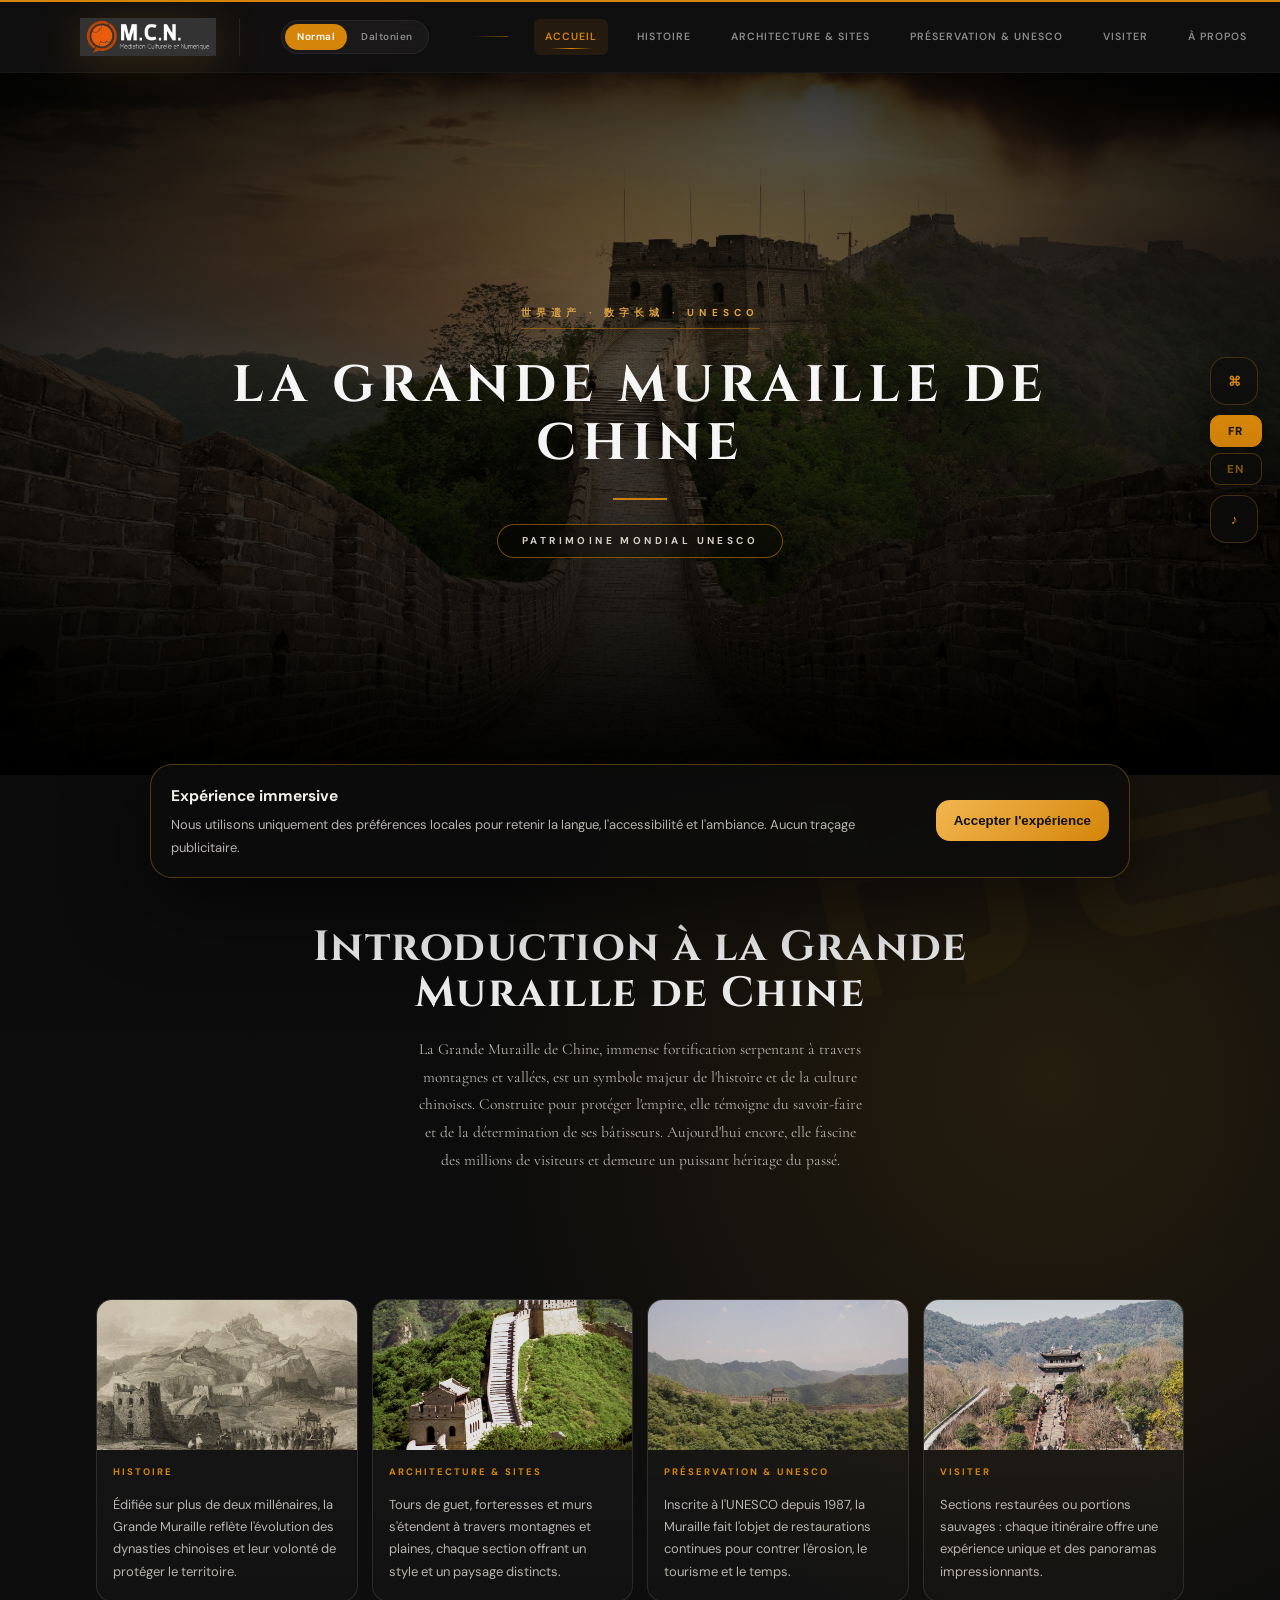
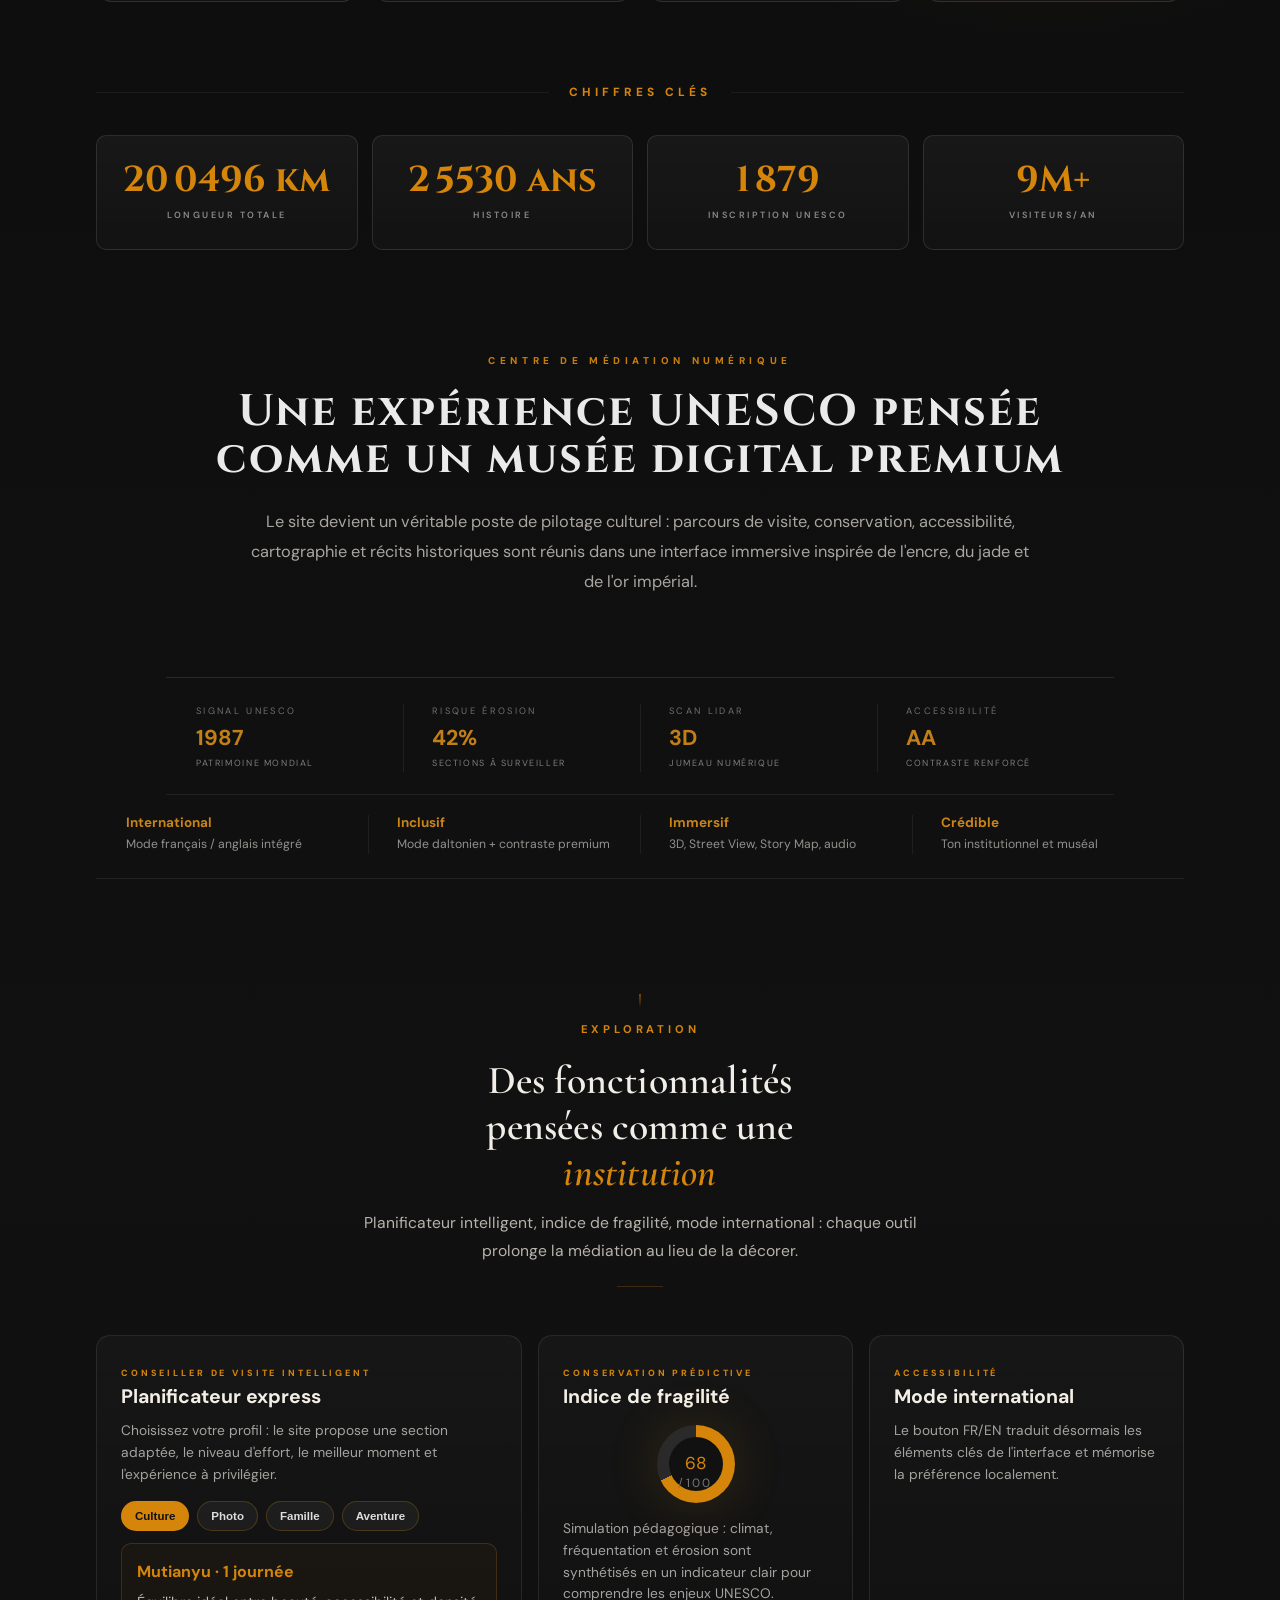
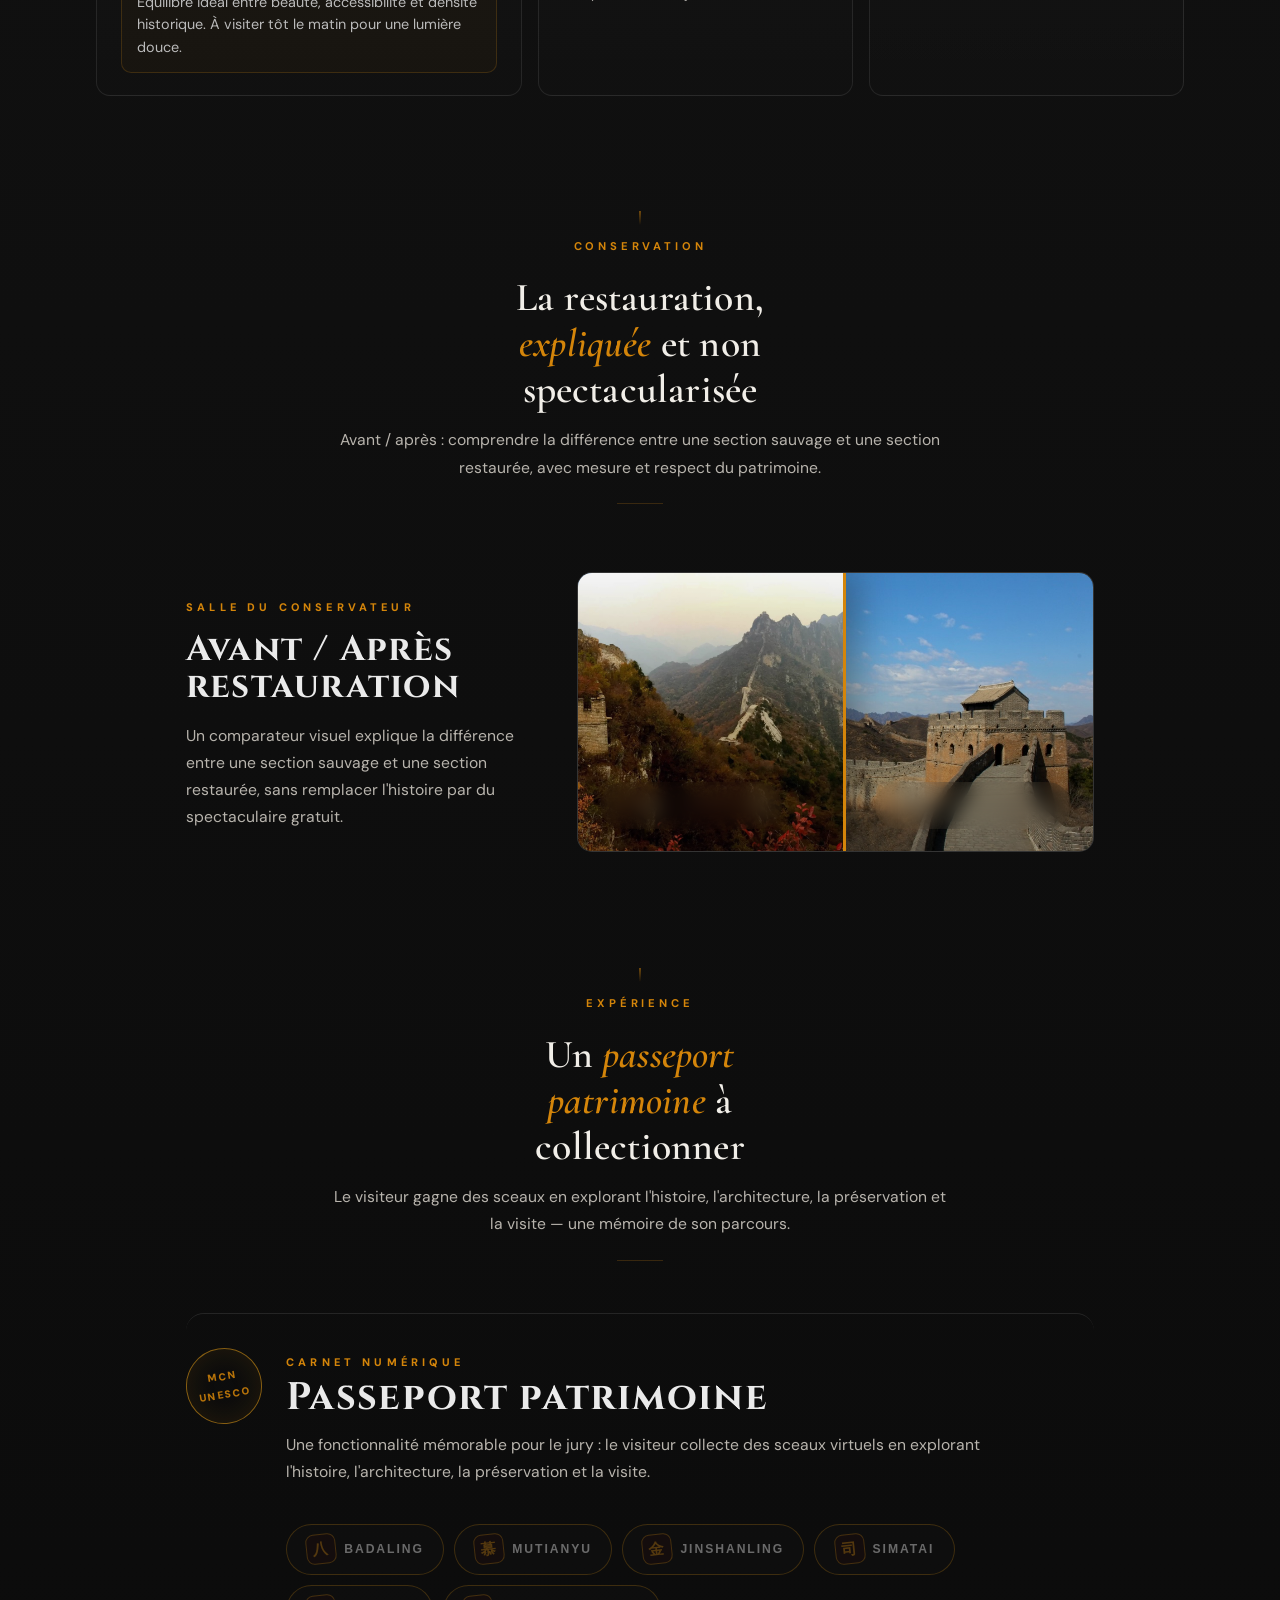
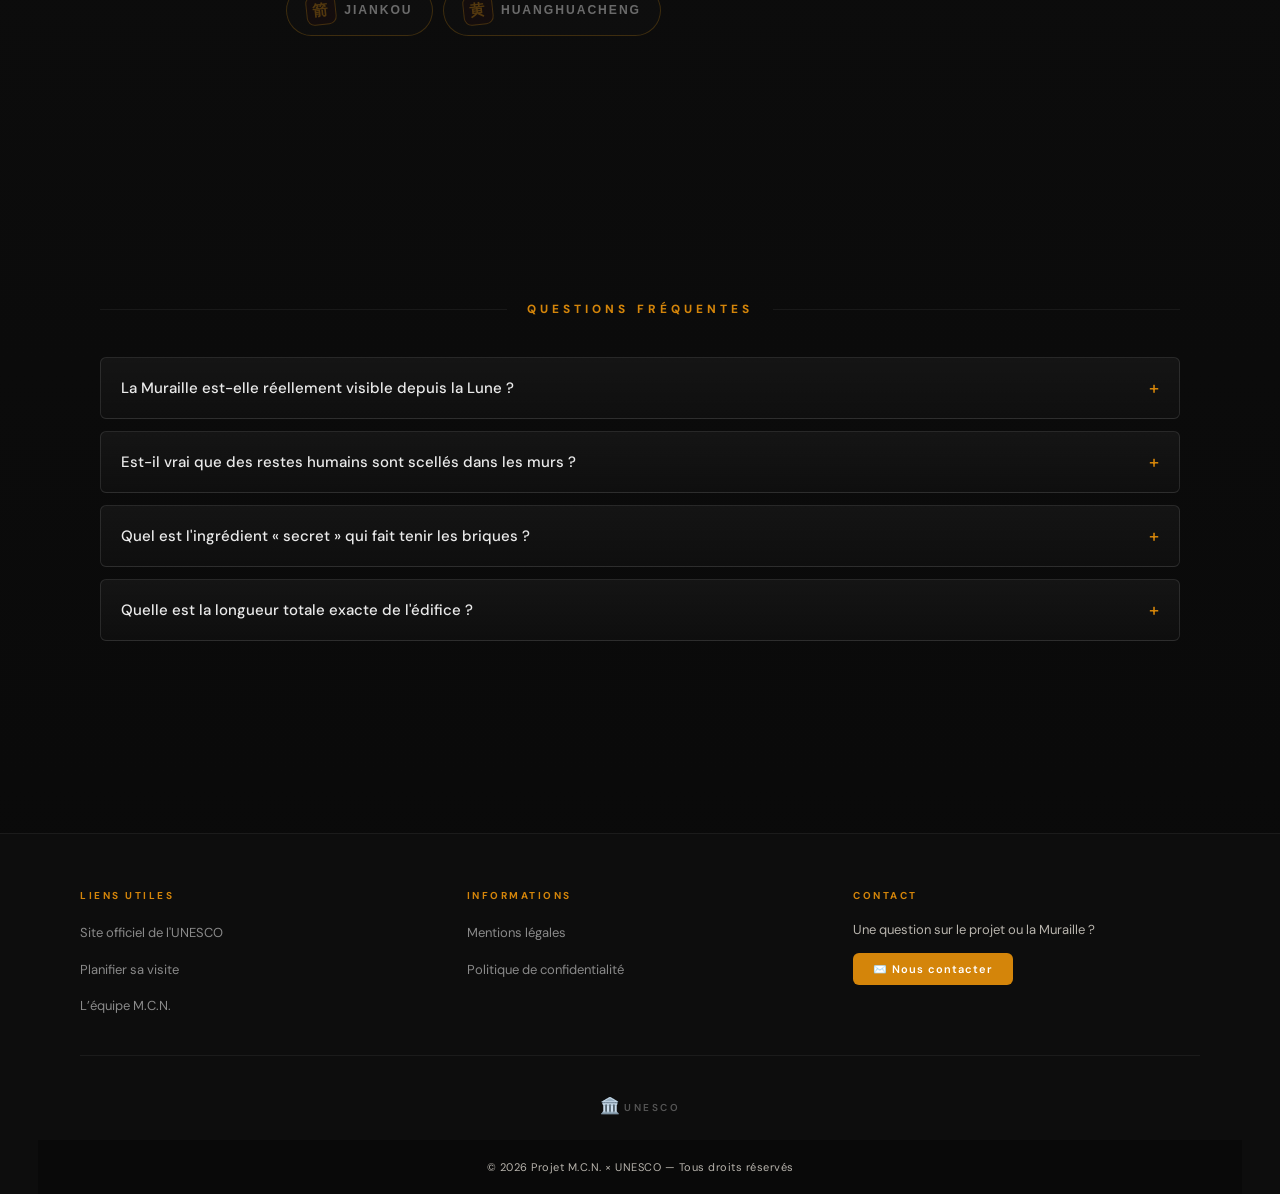
<file: index.html>
<!DOCTYPE html>
<html lang="fr">
<head>
    <meta charset="UTF-8">
    <!-- Boot immédiat : lang + daltonien + musique préchargée -->
    <script>
      (function(){
        // 1. Langue
        var l = localStorage.getItem('mcn-lang');
        if(l === 'en'){ document.documentElement.lang = 'en'; document.documentElement.classList.add('is-english'); }
        // 2. Daltonien
        if(localStorage.getItem('mcn-colorblind') === '1') document.documentElement.classList.add('mcn-colorblind');
        // 3. Musique — play immédiat, seek différé pour éviter le gap entre pages
        if(localStorage.getItem('mcn-music-on') === '1') {
          try {
            var savedTime = parseFloat(localStorage.getItem('mcn-music-time') || '0');
            var savedAt   = parseFloat(localStorage.getItem('mcn-music-savedAt') || String(Date.now()));
            var audio = new Audio('nastelbom_chinese-music.mp3');
            audio.loop    = true;
            audio.volume  = 0.55;
            audio.preload = 'auto';
            function doSeek(){
              var elapsed = (Date.now() - savedAt) / 1000;
              var target  = savedTime + elapsed;
              if(audio.duration && isFinite(audio.duration)) target = target % audio.duration;
              try { audio.currentTime = target; } catch(e){}
            }
            // Jouer IMMÉDIATEMENT (sans attendre canplay) pour éviter le gap
            var playPromise = audio.play();
            if(playPromise !== undefined){
              playPromise.then(function(){
                // Seek après que le play a démarré
                if(audio.readyState >= 2){ doSeek(); }
                else { audio.addEventListener('canplay', doSeek, { once:true }); }
              }).catch(function(){
                // Autoplay bloqué — réessayer au premier geste utilisateur
                var resume = function(){
                  audio.play().then(doSeek).catch(function(){});
                  document.removeEventListener('click',   resume);
                  document.removeEventListener('keydown', resume);
                };
                document.addEventListener('click',   resume, { once:true });
                document.addEventListener('keydown', resume, { once:true });
              });
            } else {
              // Fallback navigateurs anciens
              if(audio.readyState >= 2){ doSeek(); }
              else { audio.addEventListener('canplay', doSeek, { once:true }); }
            }
            window.__mcnBootAudio = audio;
          } catch(e) {}
        }
      })();
    </script>
    <meta name="viewport" content="width=device-width, initial-scale=1.0">
    <link rel="preload" as="audio" href="nastelbom_chinese-music.mp3" type="audio/mpeg">
    <meta name="description" content="Découvrez la Grande Muraille de Chine, patrimoine mondial de l'UNESCO. Histoire, architecture, préservation et conseils de visite.">
    <title>La Grande Muraille de Chine — UNESCO</title>
    <link rel="stylesheet" href="style.css">
    <link rel="stylesheet" href="premium_upgrade.css">
    <link rel="stylesheet" href="mcn_public_refinement.css">
    <link rel="stylesheet" href="mcn_premium_finish.css">
    <link rel="stylesheet" href="dynasty_modal_enhance.css">
    <link rel="preconnect" href="https://fonts.googleapis.com">
    <link rel="preconnect" href="https://fonts.gstatic.com" crossorigin>
    <link href="https://fonts.googleapis.com/css2?family=Cormorant+Garamond:ital,wght@0,400;0,600;0,700;1,400&family=Cinzel:wght@400;600;700;900&family=DM+Sans:wght@400;500;600;700&display=swap" rel="stylesheet">
</head>
<body data-premium="mcn">
    <a href="#contenu" class="skip-link">Aller au contenu</a>
    <!-- Barre de progression -->
    <div class="progress-bar" aria-hidden="true"></div>

    <!-- Toggles globaux -->
    <input type="checkbox" id="daltonien-mode" class="mode-checkbox">
    <input type="checkbox" id="hamburger-toggle" class="hamburger-toggle">
    <label for="hamburger-toggle" class="nav-overlay" aria-hidden="true"></label>

    <header class="header">
        <div class="nav-container">
            <div class="logo">
                <a href="index.html" class="logo-link" aria-label="Retour à l'accueil">
                    <img src="logo-mcn.jpeg" alt="Logo M.C.N." class="logo-img">
                </a>
            </div>
            <div class="color-mode-toggle">
                <label for="daltonien-mode" class="mode-button mode-normal">Normal</label>
                <label for="daltonien-mode" class="mode-button mode-daltonien">Daltonien</label>
            </div>
            <label for="hamburger-toggle" class="hamburger-label" aria-label="Ouvrir le menu">
                <span></span><span></span><span></span>
            </label>
            <nav aria-label="Navigation principale">
                <ul class="nav-menu">
                    <li><a href="index.html" class="active" aria-current="page">Accueil</a></li>
                    <li><a href="histoire.html">Histoire</a></li>
                    <li><a href="architecture.html">Architecture & Sites</a></li>
                    <li><a href="preservation.html">Préservation & UNESCO</a></li>
                    <li><a href="visiter.html">Visiter</a></li>
                    <li><a href="apropos.html">À propos</a></li>
                </ul>
            </nav>
        </div>
    </header>

    <section class="hero" aria-label="Bannière principale">
        <video autoplay muted loop playsinline class="hero-video" preload="auto" poster="dramatic-tower.jpeg">
            <source src="muraille.mp4" type="video/mp4">
        </video>
        <h1 class="hero-title">La Grande Muraille de Chine</h1>
        <p class="hero-subtitle">Patrimoine mondial UNESCO</p>
    </section>

    <main id="contenu" class="main-content">
        <section class="intro-section reveal">
            <h2>Introduction à la Grande Muraille de Chine</h2>
            <p>La Grande Muraille de Chine, immense fortification serpentant à travers montagnes et vallées, est un symbole majeur de l'histoire et de la culture chinoises. Construite pour protéger l'empire, elle témoigne du savoir-faire et de la détermination de ses bâtisseurs. Aujourd'hui encore, elle fascine des millions de visiteurs et demeure un puissant héritage du passé.</p>
        </section>

        <div class="four-columns">
            <div class="column-card reveal reveal-delay-1">
                <img src="histoire.jpeg" alt="Illustration de la Grande Muraille" class="column-image-real">
                <div class="column-header">Histoire</div>
                <div class="column-content">
                    <p>Édifiée sur plus de deux millénaires, la Grande Muraille reflète l'évolution des dynasties chinoises et leur volonté de protéger le territoire.</p>
                </div>
            </div>
            <div class="column-card reveal reveal-delay-2">
                <img src="architecture.jpeg" alt="Architecture et tour de guet de la Grande Muraille" class="column-image-real">
                <div class="column-header">Architecture & Sites</div>
                <div class="column-content">
                    <p>Tours de guet, forteresses et murs s'étendent à travers montagnes et plaines, chaque section offrant un style et un paysage distincts.</p>
                </div>
            </div>
            <div class="column-card reveal reveal-delay-3">
                <img src="preservation.jpeg" alt="Préservation de la Grande Muraille dans la nature" class="column-image-real">
                <div class="column-header">Préservation & UNESCO</div>
                <div class="column-content">
                    <p>Inscrite à l'UNESCO depuis 1987, la Muraille fait l'objet de restaurations continues pour contrer l'érosion, le tourisme et le temps.</p>
                </div>
            </div>
            <div class="column-card reveal reveal-delay-4">
                <img src="touristes.jpeg" alt="Touristes visitant la Grande Muraille" class="column-image-real">
                <div class="column-header">Visiter</div>
                <div class="column-content">
                    <p>Sections restaurées ou portions sauvages : chaque itinéraire offre une expérience unique et des panoramas impressionnants.</p>
                </div>
            </div>
        </div>

        <div class="key-numbers reveal">Chiffres clés</div>
        <div class="numbers-grid">
            <div class="number-card reveal reveal-delay-1">
                <div class="number-value">21 196 km</div>
                <div class="number-label">Longueur totale</div>
            </div>
            <div class="number-card reveal reveal-delay-2">
                <div class="number-value">2 700 ans</div>
                <div class="number-label">Histoire</div>
            </div>
            <div class="number-card reveal reveal-delay-3">
                <div class="number-value">1987</div>
                <div class="number-label">Inscription UNESCO</div>
            </div>
            <div class="number-card reveal reveal-delay-4">
                <div class="number-value">10M+</div>
                <div class="number-label">Visiteurs/an</div>
            </div>
        </div>



        <section class="heritage-command reveal" aria-labelledby="command-title">
            <div class="command-copy">
                <span class="eyebrow">Centre de médiation numérique</span>
                <h2 id="command-title">Une expérience UNESCO pensée comme un musée digital premium</h2>
                <p>Le site devient un véritable poste de pilotage culturel : parcours de visite, conservation, accessibilité, cartographie et récits historiques sont réunis dans une interface immersive inspirée de l'encre, du jade et de l'or impérial.</p>
                <div class="command-actions">
                    <a href="architecture.html" class="premium-cta">Lancer l'exploration 3D</a>
                    <a href="visiter.html" class="ghost-cta">Composer un itinéraire</a>
                </div>
            </div>
            <div class="command-dashboard" aria-label="Tableau de bord interactif">
                <div class="dash-card active"><span>Signal UNESCO</span><strong>1987</strong><small>Patrimoine mondial</small></div>
                <div class="dash-card"><span>Risque érosion</span><strong>42%</strong><small>Sections à surveiller</small></div>
                <div class="dash-card"><span>Scan LiDAR</span><strong>3D</strong><small>Jumeau numérique</small></div>
                <div class="dash-card"><span>Accessibilité</span><strong>AA</strong><small>Contraste renforcé</small></div>
            </div>
        </section>

        <section class="impact-strip reveal" aria-label="Engagements du projet">
            <div><strong>International</strong><span>Mode français / anglais intégré</span></div>
            <div><strong>Inclusif</strong><span>Mode daltonien + contraste premium</span></div>
            <div><strong>Immersif</strong><span>3D, Street View, Story Map, audio</span></div>
            <div><strong>Crédible</strong><span>Ton institutionnel et muséal</span></div>
        </section>

        <section class="oracle-grid reveal" aria-label="Modules interactifs de médiation">
            <article class="oracle-card is-wide">
                <span class="eyebrow">Conseiller de visite intelligent</span>
                <h3>Planificateur express</h3>
                <p>Choisissez votre profil : le site propose une section adaptée, le niveau d'effort, le meilleur moment et l'expérience à privilégier.</p>
                <div class="planner-controls" role="group" aria-label="Choisir un profil de visite">
                    <button class="planner-chip is-active" data-plan="culture">Culture</button>
                    <button class="planner-chip" data-plan="photo">Photo</button>
                    <button class="planner-chip" data-plan="famille">Famille</button>
                    <button class="planner-chip" data-plan="aventure">Aventure</button>
                </div>
                <div class="planner-output" aria-live="polite">
                    <strong>Mutianyu · 1 journée</strong>
                    <span>Équilibre idéal entre beauté, accessibilité et densité historique. À visiter tôt le matin pour une lumière douce.</span>
                </div>
            </article>
            <article class="oracle-card risk-card">
                <span class="eyebrow">Conservation prédictive</span>
                <h3>Indice de fragilité</h3>
                <div class="risk-meter" data-risk="68"><span></span></div>
                <p>Simulation pédagogique : climat, fréquentation et érosion sont synthétisés en un indicateur clair pour comprendre les enjeux UNESCO.</p>
            </article>
            <article class="oracle-card">
                <span class="eyebrow">Accessibilité</span>
                <h3>Mode international</h3>
                <p>Le bouton FR/EN traduit désormais les éléments clés de l'interface et mémorise la préférence localement.</p>
            </article>
        </section>

        <section class="curator-room reveal" aria-labelledby="curator-title">
            <div>
                <span class="eyebrow">Salle du conservateur</span>
                <h2 id="curator-title">Avant / Après restauration</h2>
                <p>Un comparateur visuel explique la différence entre une section sauvage et une section restaurée, sans remplacer l'histoire par du spectaculaire gratuit.</p>
            </div>
            <div class="compare-slider" aria-label="Comparateur avant après restauration">
                <div class="compare-base"><span>Section restaurée</span></div>
                <div class="compare-overlay"><span>Section sauvage</span></div>
                <input type="range" min="12" max="88" value="52" class="compare-range" aria-label="Déplacer le comparateur">
            </div>
        </section>

        <section class="passport-panel reveal" aria-labelledby="passport-title">
            <div class="passport-card">
                <div class="passport-stamp">MCN<br>UNESCO</div>
                <div>
                    <span class="eyebrow">Carnet numérique</span>
                    <h2 id="passport-title">Passeport patrimoine</h2>
                    <p><span class="lang-fr">Une fonctionnalité mémorable pour le jury : le visiteur collecte des sceaux virtuels en explorant l'histoire, l'architecture, la préservation et la visite.</span><span class="lang-en">A memorable jury-facing feature: visitors collect virtual seals while exploring history, architecture, preservation and travel.</span></p>
                </div>
            </div>
            <div class="stamp-row">
                <button type="button" class="mcn-stamp-v9" data-stamp="badaling" aria-label="Badaling"><span class="seal-char" aria-hidden="true">八</span><span>Badaling</span></button>
                <button type="button" class="mcn-stamp-v9" data-stamp="mutianyu" aria-label="Mutianyu"><span class="seal-char" aria-hidden="true">慕</span><span>Mutianyu</span></button>
                <button type="button" class="mcn-stamp-v9" data-stamp="jinshanling" aria-label="Jinshanling"><span class="seal-char" aria-hidden="true">金</span><span>Jinshanling</span></button>
                <button type="button" class="mcn-stamp-v9" data-stamp="simatai" aria-label="Simatai"><span class="seal-char" aria-hidden="true">司</span><span>Simatai</span></button>
                <button type="button" class="mcn-stamp-v9" data-stamp="jiankou" aria-label="Jiankou"><span class="seal-char" aria-hidden="true">箭</span><span>Jiankou</span></button>
                <button type="button" class="mcn-stamp-v9" data-stamp="huanghuacheng" aria-label="Huanghuacheng"><span class="seal-char" aria-hidden="true">黄</span><span>Huanghuacheng</span></button>
            </div>
        </section>

        <section class="faq-section reveal">
            <div class="section-title">
              <span class="lang-fr">Questions Fréquentes</span>
              <span class="lang-en">Frequently Asked Questions</span>
            </div>
            <div class="faq-container">
                <div class="faq-item">
                    <button class="faq-question">
                        <span class="lang-fr">La Muraille est-elle réellement visible depuis la Lune&nbsp;?</span>
                        <span class="lang-en">Is the Wall really visible from the Moon?</span>
                        <span class="faq-icon">+</span>
                    </button>
                    <div class="faq-answer">
                        <p class="lang-fr">Contrairement à une idée reçue très tenace, <strong>non</strong>. Depuis la Lune, la Muraille est totalement invisible. Même en orbite basse, elle est très difficile à distinguer car sa couleur se fond dans le paysage naturel. C'est un mythe né bien avant la conquête spatiale.</p>
                        <p class="lang-en">Contrary to a very persistent myth, <strong>no</strong>. From the Moon, the Wall is completely invisible. Even from low orbit, it is very difficult to distinguish because its color blends into the natural landscape. It is a myth born long before the space age.</p>
                    </div>
                </div>
                <div class="faq-item">
                    <button class="faq-question">
                        <span class="lang-fr">Est-il vrai que des restes humains sont scellés dans les murs&nbsp;?</span>
                        <span class="lang-en">Is it true that human remains are sealed inside the walls?</span>
                        <span class="faq-icon">+</span>
                    </button>
                    <div class="faq-answer">
                        <p class="lang-fr">On surnomme souvent la Muraille «&nbsp;le plus long cimetière du monde&nbsp;». Environ <strong>un million de personnes</strong> seraient mortes durant sa construction. Bien que la légende dise que les corps étaient utilisés comme mortier, les archéologues n'ont jamais trouvé d'ossements <em>dans</em> les murs, mais plutôt dans des fosses communes à proximité.</p>
                        <p class="lang-en">The Wall is often nicknamed "the longest cemetery in the world." About <strong>one million people</strong> are said to have died during its construction. Although legend claims bodies were used as mortar, archaeologists have never found bones <em>inside</em> the walls, but rather in nearby mass graves.</p>
                    </div>
                </div>
                <div class="faq-item">
                    <button class="faq-question">
                        <span class="lang-fr">Quel est l'ingrédient «&nbsp;secret&nbsp;» qui fait tenir les briques&nbsp;?</span>
                        <span class="lang-en">What is the "secret" ingredient that holds the bricks together?</span>
                        <span class="faq-icon">+</span>
                    </button>
                    <div class="faq-answer">
                        <p class="lang-fr">Le secret de sa longévité réside dans la cuisine&nbsp;: le <strong>riz gluant</strong>. Sous la dynastie Ming, les ouvriers mélangeaient une soupe de riz gluant à de la chaux vive. Ce mortier organique est si résistant que les herbes ne peuvent pas y pousser et qu'il résiste mieux aux séismes que le ciment moderne.</p>
                        <p class="lang-en">The secret of its longevity lies in the kitchen: <strong>sticky rice</strong>. Under the Ming dynasty, workers mixed sticky-rice soup with quicklime. This organic mortar is so resistant that weeds cannot grow in it and it withstands earthquakes better than modern cement.</p>
                    </div>
                </div>
                <div class="faq-item">
                    <button class="faq-question">
                        <span class="lang-fr">Quelle est la longueur totale exacte de l'édifice&nbsp;?</span>
                        <span class="lang-en">What is the exact total length of the structure?</span>
                        <span class="faq-icon">+</span>
                    </button>
                    <div class="faq-answer">
                        <p class="lang-fr">Ce n'est pas une ligne droite, mais un réseau complexe. Les dernières mesures officielles de l'UNESCO et de l'État chinois annoncent une longueur totale de <strong>21&nbsp;196&nbsp;kilomètres</strong>, incluant les murs, les tranchées et les barrières naturelles (montagnes, rivières).</p>
                        <p class="lang-en">It is not a straight line, but a complex network. The latest official measurements from UNESCO and the Chinese state report a total length of <strong>21,196&nbsp;kilometers</strong>, including walls, trenches and natural barriers (mountains, rivers).</p>
                    </div>
                </div>
            </div>
        </section>
    </main>

    <footer class="footer">
        <div class="footer-content">
            <div class="footer-column">
                <h3>Liens utiles</h3>
                <ul>
                    <li><a href="https://whc.unesco.org/fr/list/438/" target="_blank" rel="noopener">Site officiel de l'UNESCO</a></li>
                    <li><a href="visiter.html">Planifier sa visite</a></li>
                    <li><a href="apropos.html">L’équipe M.C.N.</a></li>
                </ul>
            </div>
            <div class="footer-column">
                <h3>Informations</h3>
                <ul>
                    <li><a href="mentions-legales.html">Mentions légales</a></li>
                    <li><a href="politique-confidentialite.html">Politique de confidentialité</a></li>
                </ul>
            </div>
            <div class="footer-column">
                <h3>Contact</h3>
                <p style="margin-bottom: 12px; font-size: 13px; color: #b0b0b0;">Une question sur le projet ou la Muraille ?</p>
                <a href="mailto:contact@muraille-mcn.fr" class="no-arrow" style="text-decoration: none;">
                    <button class="contact-btn">✉️ Nous contacter</button>
                </a>
            </div>
        </div>
        <div class="footer-unesco-container">
            <a href="https://whc.unesco.org/fr/list/438/" target="_blank" rel="noopener" class="unesco-link no-arrow">
                <div class="unesco-logo-footer">
                    <span class="unesco-icon">🏛️</span>
                    <span class="unesco-text">UNESCO</span>
                </div>
            </a>
        </div>
        <div class="footer-bottom">
            <p>© 2026 Projet M.C.N. × UNESCO — Tous droits réservés</p>
        </div>
    </footer>

    <a href="#" class="back-to-top" aria-label="Retour en haut">↑</a>

    <div class="premium-dock" aria-label="Outils rapides">
        <button class="dock-btn" type="button" data-command="search" aria-label="Recherche intelligente">⌘</button>
        <div class="lang-dock-group">
        <button class="dock-btn lang-btn" type="button" data-lang="fr" aria-label="Passer en français">FR</button>
        <button class="dock-btn lang-btn" type="button" data-lang="en" aria-label="Switch to English">EN</button>
      </div>
        <button class="dock-btn" type="button" data-command="sound" aria-label="Ambiance sonore">♪</button>
    </div>
    <div class="command-panel" role="dialog" aria-modal="false" aria-label="Recherche rapide">
        <div class="command-card">
            <button class="command-close" type="button" aria-label="Fermer">×</button>
            <span class="eyebrow">M.C.N. / Recherche curatoriale</span>
            <h2>Explorer la Muraille en un instant</h2>
            <input id="smart-search" type="search" placeholder="Essayez : Badaling, riz gluant, UNESCO, Ming..." autocomplete="off">
            <div class="command-results" aria-live="polite"></div>
        </div>
    </div>
    <div class="cookie-consent" role="dialog" aria-live="polite" aria-label="Préférences de confidentialité">
        <div><strong>Expérience immersive</strong><p>Nous utilisons uniquement des préférences locales pour retenir la langue, l'accessibilité et l'ambiance. Aucun traçage publicitaire.</p></div>
        <button type="button" class="cookie-accept">Accepter l'expérience</button>
    </div>
    <script src="main.js"></script>
    <script src="premium_upgrade.js"></script>
    <script src="mcn_public_final.js"></script>
    <script src="mcn_premium_finish.js"></script>
    <script src="dynasty_deep.js"></script>
    <script src="lang_fix.js"></script>
    <script src="mcn_v4_final_patch.js"></script>
    <script src="mcn_v5_final_patch.js"></script>
    <script src="mcn_v10.js"></script>
    <script src="mcn_v11_final_patch.js"></script>
</body>
</html>
</file>
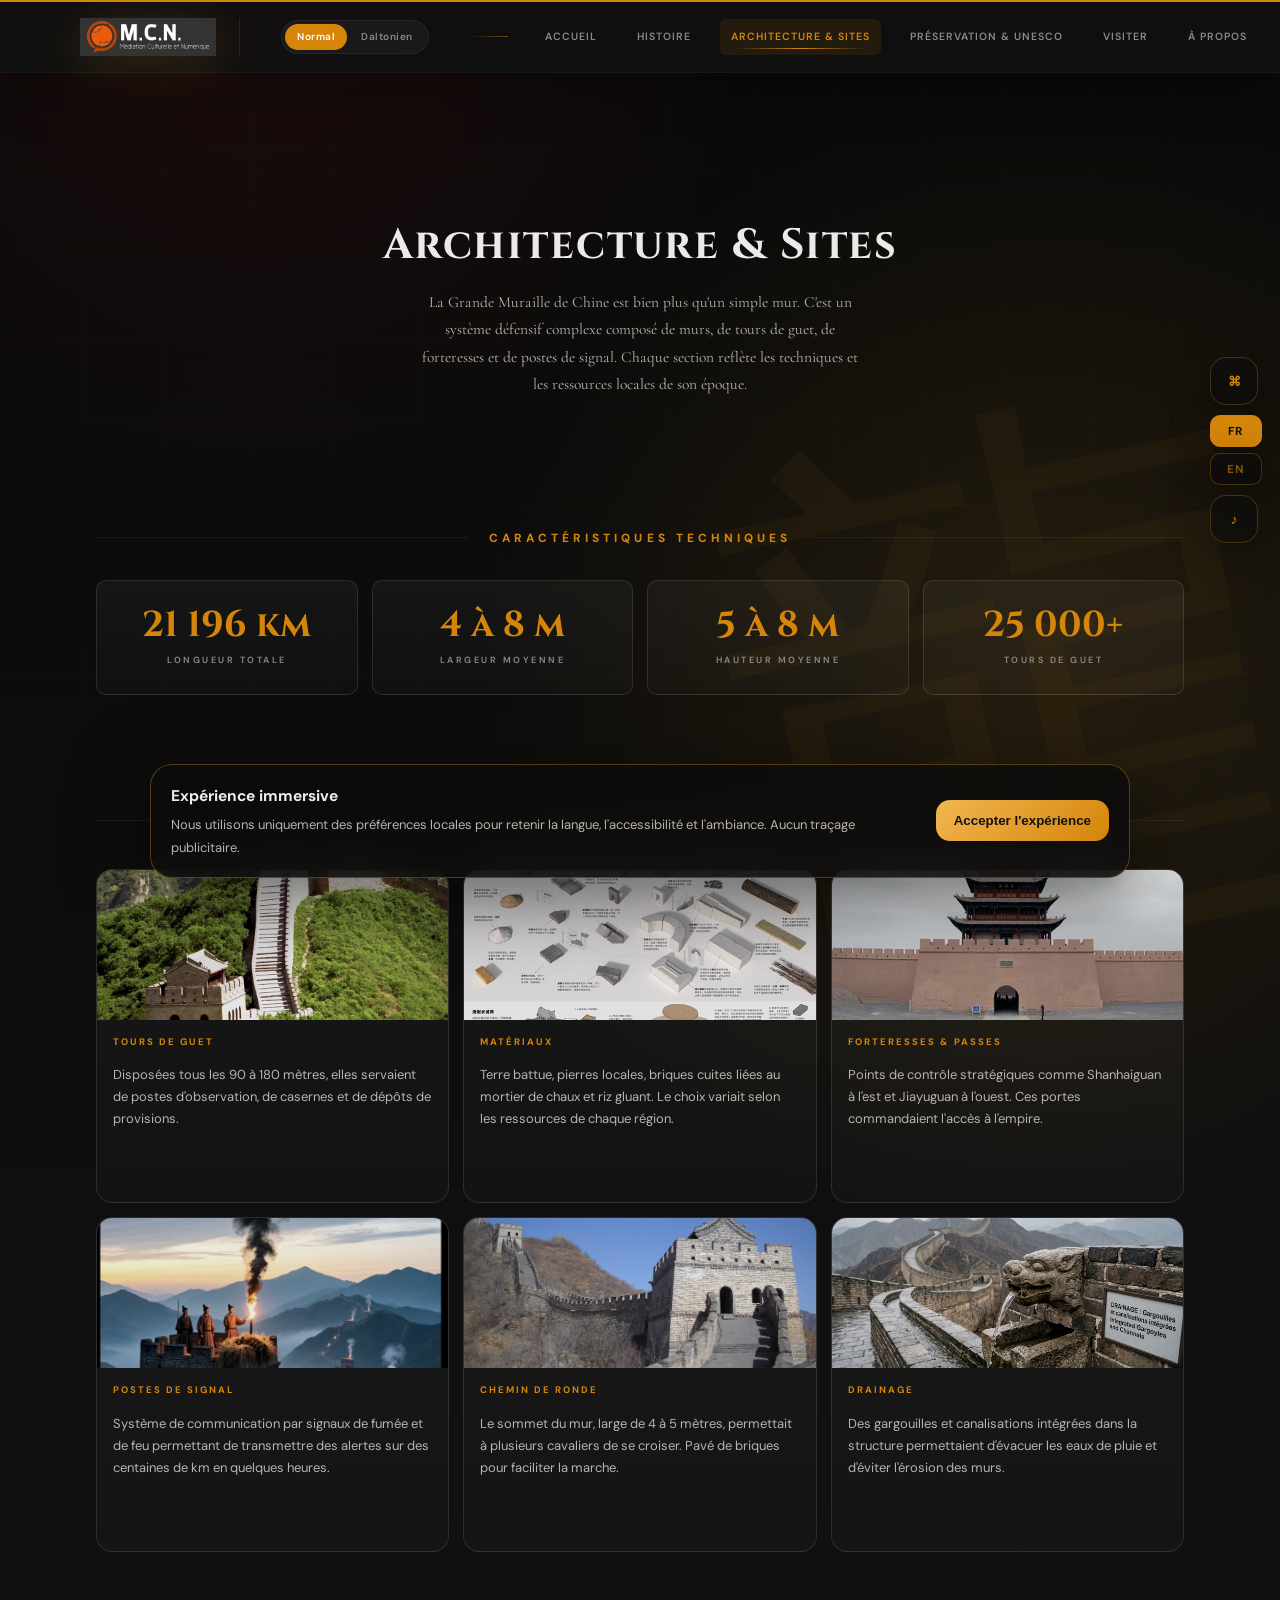
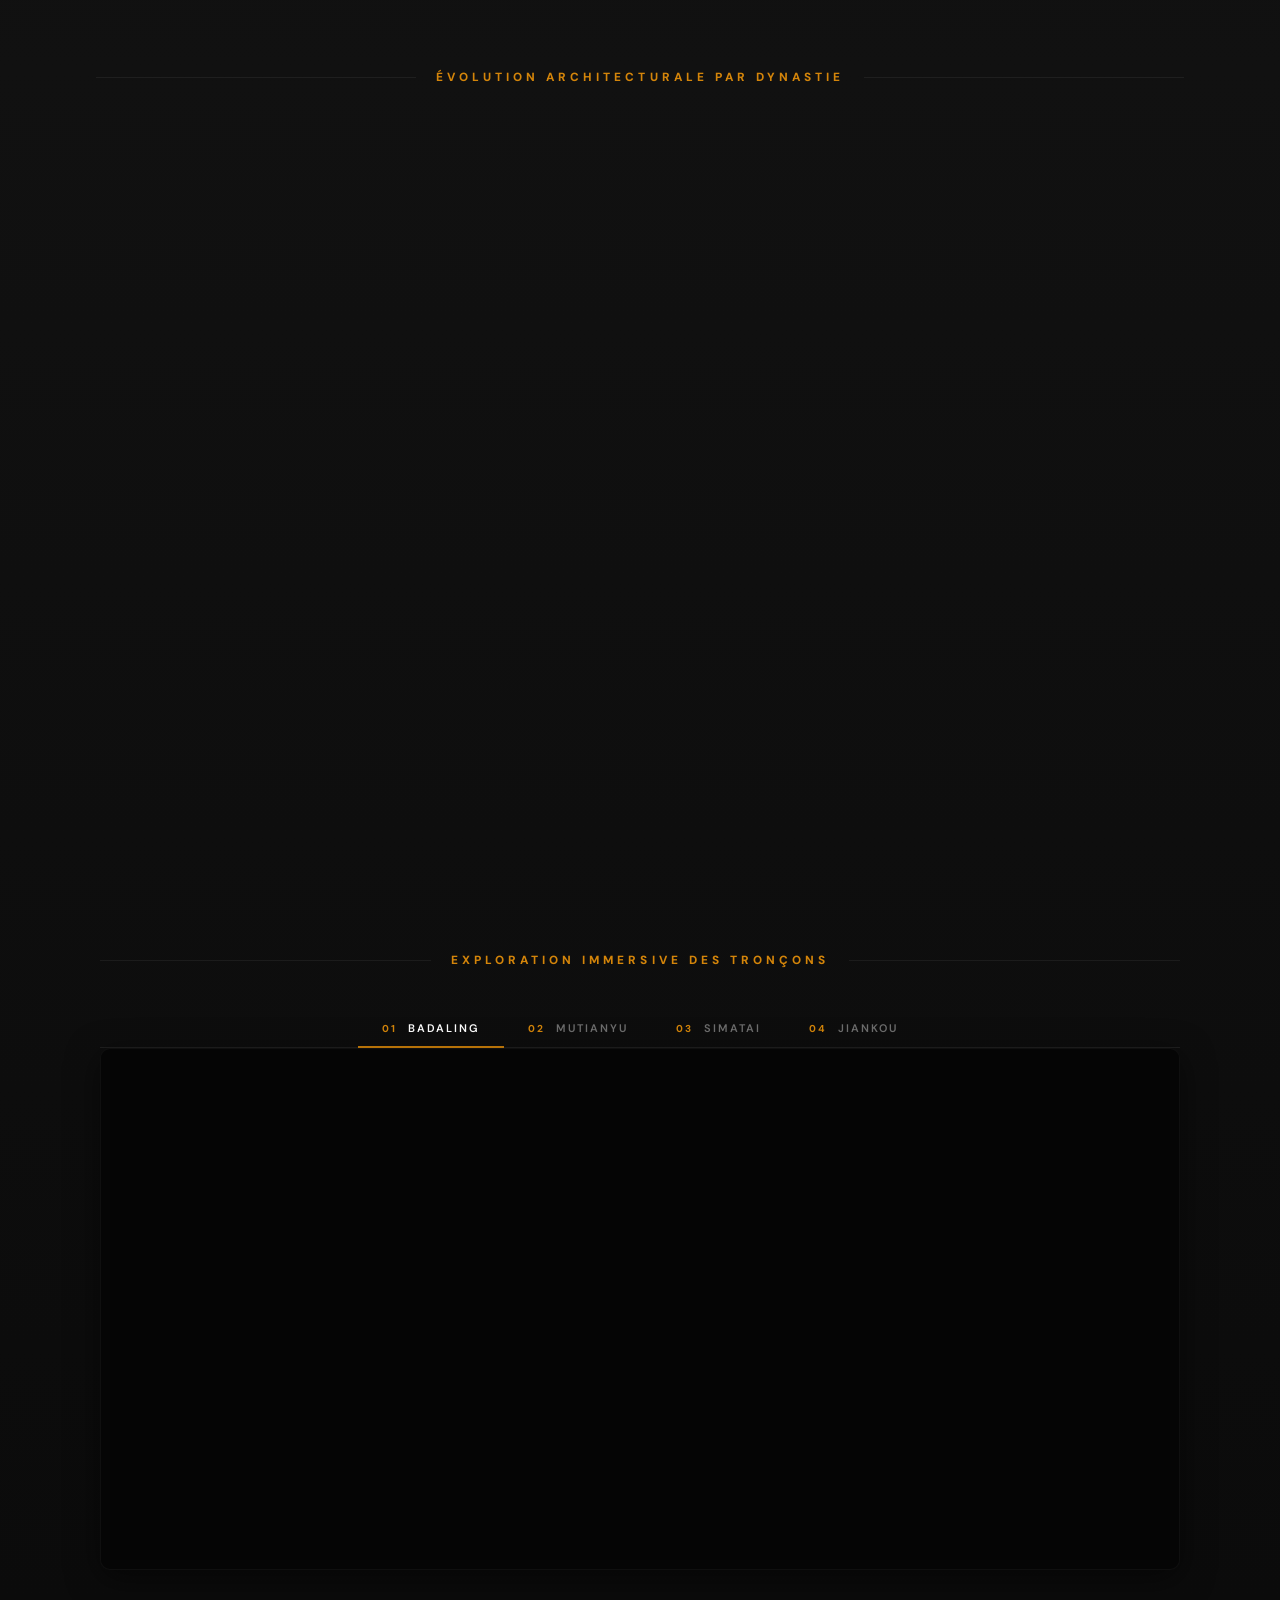
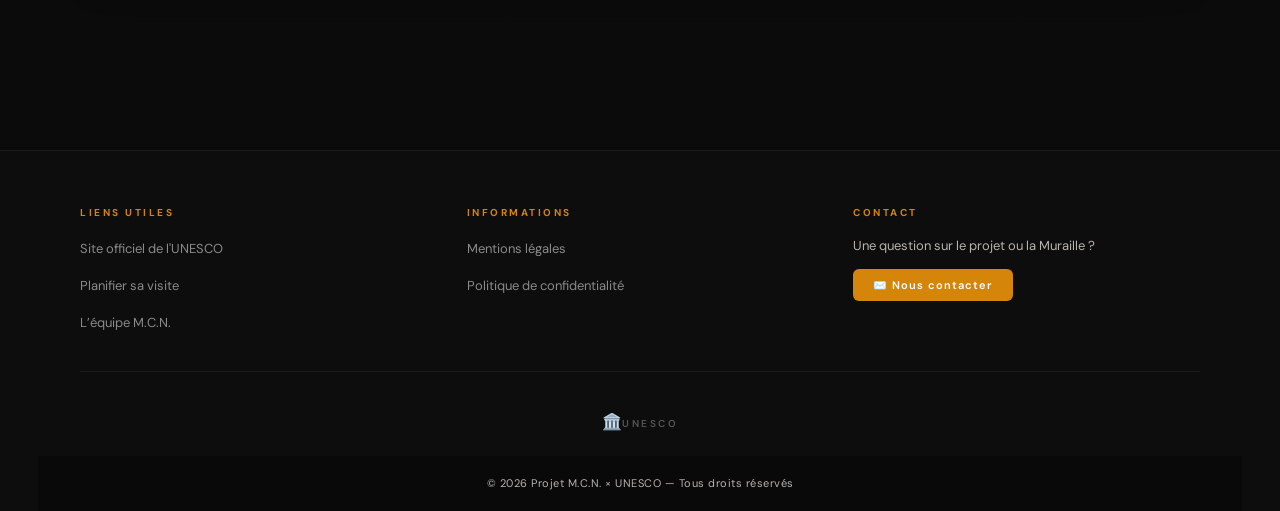
<file: architecture.html>
<!DOCTYPE html>
<html lang="fr">
<head>
    <meta charset="UTF-8">
    <!-- Boot immédiat : lang + daltonien + musique préchargée -->
    <script>
      (function(){
        // 1. Langue
        var l = localStorage.getItem('mcn-lang');
        if(l === 'en'){ document.documentElement.lang = 'en'; document.documentElement.classList.add('is-english'); }
        // 2. Daltonien
        if(localStorage.getItem('mcn-colorblind') === '1') document.documentElement.classList.add('mcn-colorblind');
        // 3. Musique — play immédiat, seek différé pour éviter le gap entre pages
        if(localStorage.getItem('mcn-music-on') === '1') {
          try {
            var savedTime = parseFloat(localStorage.getItem('mcn-music-time') || '0');
            var savedAt   = parseFloat(localStorage.getItem('mcn-music-savedAt') || String(Date.now()));
            var audio = new Audio('nastelbom_chinese-music.mp3');
            audio.loop    = true;
            audio.volume  = 0.55;
            audio.preload = 'auto';
            function doSeek(){
              var elapsed = (Date.now() - savedAt) / 1000;
              var target  = savedTime + elapsed;
              if(audio.duration && isFinite(audio.duration)) target = target % audio.duration;
              try { audio.currentTime = target; } catch(e){}
            }
            // Jouer IMMÉDIATEMENT (sans attendre canplay) pour éviter le gap
            var playPromise = audio.play();
            if(playPromise !== undefined){
              playPromise.then(function(){
                // Seek après que le play a démarré
                if(audio.readyState >= 2){ doSeek(); }
                else { audio.addEventListener('canplay', doSeek, { once:true }); }
              }).catch(function(){
                // Autoplay bloqué — réessayer au premier geste utilisateur
                var resume = function(){
                  audio.play().then(doSeek).catch(function(){});
                  document.removeEventListener('click',   resume);
                  document.removeEventListener('keydown', resume);
                };
                document.addEventListener('click',   resume, { once:true });
                document.addEventListener('keydown', resume, { once:true });
              });
            } else {
              // Fallback navigateurs anciens
              if(audio.readyState >= 2){ doSeek(); }
              else { audio.addEventListener('canplay', doSeek, { once:true }); }
            }
            window.__mcnBootAudio = audio;
          } catch(e) {}
        }
      })();
    </script>
    <meta name="viewport" content="width=device-width, initial-scale=1.0">
    <link rel="preload" as="audio" href="nastelbom_chinese-music.mp3" type="audio/mpeg">
    <meta name="description" content="Architecture de la Grande Muraille : tours de guet, matériaux, forteresses et exploration immersive des tronçons.">
    <title>Architecture & Sites — La Grande Muraille de Chine</title>
    <link rel="stylesheet" href="style.css">
    <link rel="stylesheet" href="premium_upgrade.css">
    <link rel="stylesheet" href="mcn_public_refinement.css">
    <link rel="stylesheet" href="mcn_premium_finish.css">
    <link rel="stylesheet" href="dynasty_modal_enhance.css">
    <link rel="preconnect" href="https://fonts.googleapis.com">
    <link rel="preconnect" href="https://fonts.gstatic.com" crossorigin>
    <link href="https://fonts.googleapis.com/css2?family=Cormorant+Garamond:ital,wght@0,400;0,600;0,700;1,400&family=Cinzel:wght@400;600;700;900&family=DM+Sans:wght@400;500;600;700&display=swap" rel="stylesheet">
</head>
<body data-premium="mcn">
    <a href="#contenu" class="skip-link">Aller au contenu</a>
    <div class="progress-bar" aria-hidden="true"></div>
    <input type="checkbox" id="daltonien-mode" class="mode-checkbox">
    <input type="checkbox" id="hamburger-toggle" class="hamburger-toggle">
    <label for="hamburger-toggle" class="nav-overlay" aria-hidden="true"></label>

    <header class="header">
        <div class="nav-container">
            <div class="logo"><a href="index.html" class="logo-link" aria-label="Retour à l'accueil"><img src="logo-mcn.jpeg" alt="Logo M.C.N." class="logo-img"></a></div>
            <div class="color-mode-toggle">
                <label for="daltonien-mode" class="mode-button mode-normal">Normal</label>
                <label for="daltonien-mode" class="mode-button mode-daltonien">Daltonien</label>
            </div>
            <label for="hamburger-toggle" class="hamburger-label" aria-label="Ouvrir le menu"><span></span><span></span><span></span></label>
            <nav aria-label="Navigation principale">
                <ul class="nav-menu">
                    <li><a href="index.html">Accueil</a></li>
                    <li><a href="histoire.html">Histoire</a></li>
                    <li><a href="architecture.html" class="active" aria-current="page">Architecture & Sites</a></li>
                    <li><a href="preservation.html">Préservation & UNESCO</a></li>
                    <li><a href="visiter.html">Visiter</a></li>
                    <li><a href="apropos.html">À propos</a></li>
                </ul>
            </nav>
        </div>
    </header>

    <main id="contenu" class="main-content">
        <section class="intro-section reveal">
            <h2>Architecture & Sites</h2>
            <p>La Grande Muraille de Chine est bien plus qu'un simple mur. C'est un système défensif complexe composé de murs, de tours de guet, de forteresses et de postes de signal. Chaque section reflète les techniques et les ressources locales de son époque.</p>
        </section>

        <div class="key-numbers reveal">Caractéristiques techniques</div>
        <div class="numbers-grid">
            <div class="number-card reveal reveal-delay-1"><div class="number-value">21 196 km</div><div class="number-label">Longueur totale</div></div>
            <div class="number-card reveal reveal-delay-2"><div class="number-value">4 à 8 m</div><div class="number-label">Largeur moyenne</div></div>
            <div class="number-card reveal reveal-delay-3"><div class="number-value">5 à 8 m</div><div class="number-label">Hauteur moyenne</div></div>
            <div class="number-card reveal reveal-delay-4"><div class="number-value">25 000+</div><div class="number-label">Tours de guet</div></div>
        </div>

        <div class="section-title reveal">Éléments architecturaux</div>
        <div class="history-sections">
            <div class="history-card reveal reveal-delay-1">
                <img src="architecture.jpeg" alt="Tour de guet" class="history-image-real">
                <div class="history-label">Tours de guet</div>
                <div class="history-description">Disposées tous les 90 à 180 mètres, elles servaient de postes d'observation, de casernes et de dépôts de provisions.</div>
            </div>
            <div class="history-card reveal reveal-delay-2">
                <img src="materiaux.jpeg" alt="Matériaux" class="history-image-real">
                <div class="history-label">Matériaux</div>
                <div class="history-description">Terre battue, pierres locales, briques cuites liées au mortier de chaux et riz gluant. Le choix variait selon les ressources de chaque région.</div>
            </div>
            <div class="history-card reveal reveal-delay-3">
                <img src="forteresse.jpeg" alt="Forteresse" class="history-image-real">
                <div class="history-label">Forteresses & Passes</div>
                <div class="history-description">Points de contrôle stratégiques comme Shanhaiguan à l'est et Jiayuguan à l'ouest. Ces portes commandaient l'accès à l'empire.</div>
            </div>
            <div class="history-card reveal reveal-delay-1">
                <img src="postes.jpeg" alt="Postes de signal" class="history-image-real">
                <div class="history-label">Postes de signal</div>
                <div class="history-description">Système de communication par signaux de fumée et de feu permettant de transmettre des alertes sur des centaines de km en quelques heures.</div>
            </div>
            <div class="history-card reveal reveal-delay-2">
                <img src="chemin.jpeg" alt="Chemin de ronde" class="history-image-real">
                <div class="history-label">Chemin de ronde</div>
                <div class="history-description">Le sommet du mur, large de 4 à 5 mètres, permettait à plusieurs cavaliers de se croiser. Pavé de briques pour faciliter la marche.</div>
            </div>
            <div class="history-card reveal reveal-delay-3">
                <img src="drainage.jpeg" alt="Drainage" class="history-image-real">
                <div class="history-label">Drainage</div>
                <div class="history-description">Des gargouilles et canalisations intégrées dans la structure permettaient d'évacuer les eaux de pluie et d'éviter l'érosion des murs.</div>
            </div>
        </div>

        <div class="section-title reveal">Évolution architecturale par dynastie</div>
        <section class="timeline-section">
            <div class="timeline-item reveal">
                <div><div class="timeline-period">221-206 av. J.-C.</div><div class="timeline-dynasty">Dynastie Qin</div></div>
                <div class="timeline-content"><div class="timeline-title">Terre battue & Pierre</div><div class="timeline-text">Construction rapide avec les matériaux locaux. La terre battue est compactée entre des planches de bois. Priorité à la longueur sur la solidité.</div></div>
                <img src="window-view.jpeg" alt="Architecture Qin" class="timeline-image">
            </div>
            <div class="timeline-item reveal">
                <div><div class="timeline-period">206 av. J.-C. - 220</div><div class="timeline-dynasty">Dynastie Han</div></div>
                <div class="timeline-content"><div class="timeline-title">Extension vers l'ouest</div><div class="timeline-text">Utilisation de roseaux et peupliers dans les zones désertiques. Innovation avec les tours de signal pour une communication rapide sur de longues distances.</div></div>
                <img src="sunset-silhouette.jpeg" alt="Architecture Han" class="timeline-image">
            </div>
            <div class="timeline-item reveal">
                <div><div class="timeline-period">1368 - 1644</div><div class="timeline-dynasty">Dynastie Ming</div></div>
                <div class="timeline-content"><div class="timeline-title">Briques & Perfection</div><div class="timeline-text">Âge d'or de la construction. Introduction massive des briques cuites liées au mortier de chaux et riz gluant. Tours de guet massives et sophistiquées.</div></div>
                <img src="architecture-detail.jpeg" alt="Architecture Ming" class="timeline-image">
            </div>
        </section>

        <section class="story-map-section reveal">
            <div class="section-title">Exploration Immersive des Tronçons</div>
            <div class="story-map-container">
                <nav class="map-menu">
                    <button class="map-tab is-active" data-target="iframe-badaling"><span class="tab-number">01</span> Badaling</button>
                    <button class="map-tab" data-target="iframe-mutianyu"><span class="tab-number">02</span> Mutianyu</button>
                    <button class="map-tab" data-target="iframe-simatai"><span class="tab-number">03</span> Simatai</button>
                    <button class="map-tab" data-target="iframe-jiankou"><span class="tab-number">04</span> Jiankou</button>
                </nav>
                <div class="story-visual">
                    <div id="iframe-badaling" class="map-layer is-visible">
                        <iframe src="https://www.google.com/maps/embed?pb=!4v1774978895499!6m8!1m7!1sCAoSF0NJSE0wb2dLRUlDQWdJQzRoN0hhbWdF!2m2!1d40.34982700305588!2d116.0080720238139!3f169.18136062870263!4f-14.865593115739728!5f0.7820865974627469" allowfullscreen loading="lazy" referrerpolicy="no-referrer-when-downgrade"></iframe>
                    </div>
                    <div id="iframe-mutianyu" class="map-layer">
                        <iframe src="https://www.google.com/maps/embed?pb=!4v1774979463065!6m8!1m7!1sCAoSHENJQUJJaEFtRk14U28xTDJlQXl1RXBXRjZrMko.!2m2!1d40.43279440135292!2d116.5639239603304!3f3.8024880980594844!4f-26.54468410284315!5f0.7820865974627469" allowfullscreen loading="lazy" referrerpolicy="no-referrer-when-downgrade"></iframe>
                    </div>
                    <div id="iframe-simatai" class="map-layer">
                        <iframe src="https://www.google.com/maps/embed?pb=!4v1774979592954!6m8!1m7!1sCAoSFkNJSE0wb2dLRUlDQWdJRDh4SWoyQWc.!2m2!1d40.65480398347007!2d117.2787700282047!3f6.524772361952776!4f-39.717700165640075!5f0.4000000000000002" allowfullscreen loading="lazy" referrerpolicy="no-referrer-when-downgrade"></iframe>
                    </div>
                    <div id="iframe-jiankou" class="map-layer">
                        <iframe src="https://www.google.com/maps/embed?pb=!4v1774979656178!6m8!1m7!1sCAoSFkNJSE0wb2dLRUlDQWdJQ0t6Ym1hWmc.!2m2!1d40.46264601348925!2d116.512172009235!3f118.15063118834294!4f-21.398163131438352!5f0.7820865974627469" allowfullscreen loading="lazy" referrerpolicy="no-referrer-when-downgrade"></iframe>
                    </div>
                </div>
            </div>
        </section>
    </main>

    <footer class="footer">
        <div class="footer-content">
            <div class="footer-column"><h3>Liens utiles</h3><ul><li><a href="https://whc.unesco.org/fr/list/438/" target="_blank" rel="noopener">Site officiel de l'UNESCO</a></li><li><a href="visiter.html">Planifier sa visite</a></li>
                    <li><a href="apropos.html">L’équipe M.C.N.</a></li></ul></div>
            <div class="footer-column"><h3>Informations</h3><ul><li><a href="mentions-legales.html">Mentions légales</a></li><li><a href="politique-confidentialite.html">Politique de confidentialité</a></li></ul></div>
            <div class="footer-column"><h3>Contact</h3><p style="margin-bottom:12px;font-size:13px;color:#b0b0b0;">Une question sur le projet ou la Muraille ?</p><a href="mailto:contact@muraille-mcn.fr" class="no-arrow" style="text-decoration:none;"><button class="contact-btn">✉️ Nous contacter</button></a></div>
        </div>
        <div class="footer-unesco-container"><a href="https://whc.unesco.org/fr/list/438/" target="_blank" rel="noopener" class="unesco-link no-arrow"><div class="unesco-logo-footer"><span class="unesco-icon">🏛️</span><span class="unesco-text">UNESCO</span></div></a></div>
        <div class="footer-bottom"><p>© 2026 Projet M.C.N. × UNESCO — Tous droits réservés</p></div>
    </footer>

    <a href="#" class="back-to-top" aria-label="Retour en haut">↑</a>

    <div class="premium-dock" aria-label="Outils rapides">
        <button class="dock-btn" type="button" data-command="search" aria-label="Recherche intelligente">⌘</button>
        <div class="lang-dock-group">
        <button class="dock-btn lang-btn" type="button" data-lang="fr" aria-label="Passer en français">FR</button>
        <button class="dock-btn lang-btn" type="button" data-lang="en" aria-label="Switch to English">EN</button>
      </div>
        <button class="dock-btn" type="button" data-command="sound" aria-label="Ambiance sonore">♪</button>
    </div>
    <div class="command-panel" role="dialog" aria-modal="false" aria-label="Recherche rapide">
        <div class="command-card">
            <button class="command-close" type="button" aria-label="Fermer">×</button>
            <span class="eyebrow">M.C.N. / Recherche curatoriale</span>
            <h2>Explorer la Muraille en un instant</h2>
            <input id="smart-search" type="search" placeholder="Essayez : Badaling, riz gluant, UNESCO, Ming..." autocomplete="off">
            <div class="command-results" aria-live="polite"></div>
        </div>
    </div>
    <div class="cookie-consent" role="dialog" aria-live="polite" aria-label="Préférences de confidentialité">
        <div><strong>Expérience immersive</strong><p>Nous utilisons uniquement des préférences locales pour retenir la langue, l'accessibilité et l'ambiance. Aucun traçage publicitaire.</p></div>
        <button type="button" class="cookie-accept">Accepter l'expérience</button>
    </div>
    <script src="main.js"></script>
    <script src="premium_upgrade.js"></script>
    <script src="mcn_public_final.js"></script>
    <script src="mcn_premium_finish.js"></script>
    <script src="dynasty_deep.js"></script>
    <script src="lang_fix.js"></script>
    <script src="mcn_v4_final_patch.js"></script>
    <script src="mcn_v5_final_patch.js"></script>
    <script src="mcn_v10.js"></script>
    <script src="mcn_v11_final_patch.js"></script>
</body>
</html>
</file>
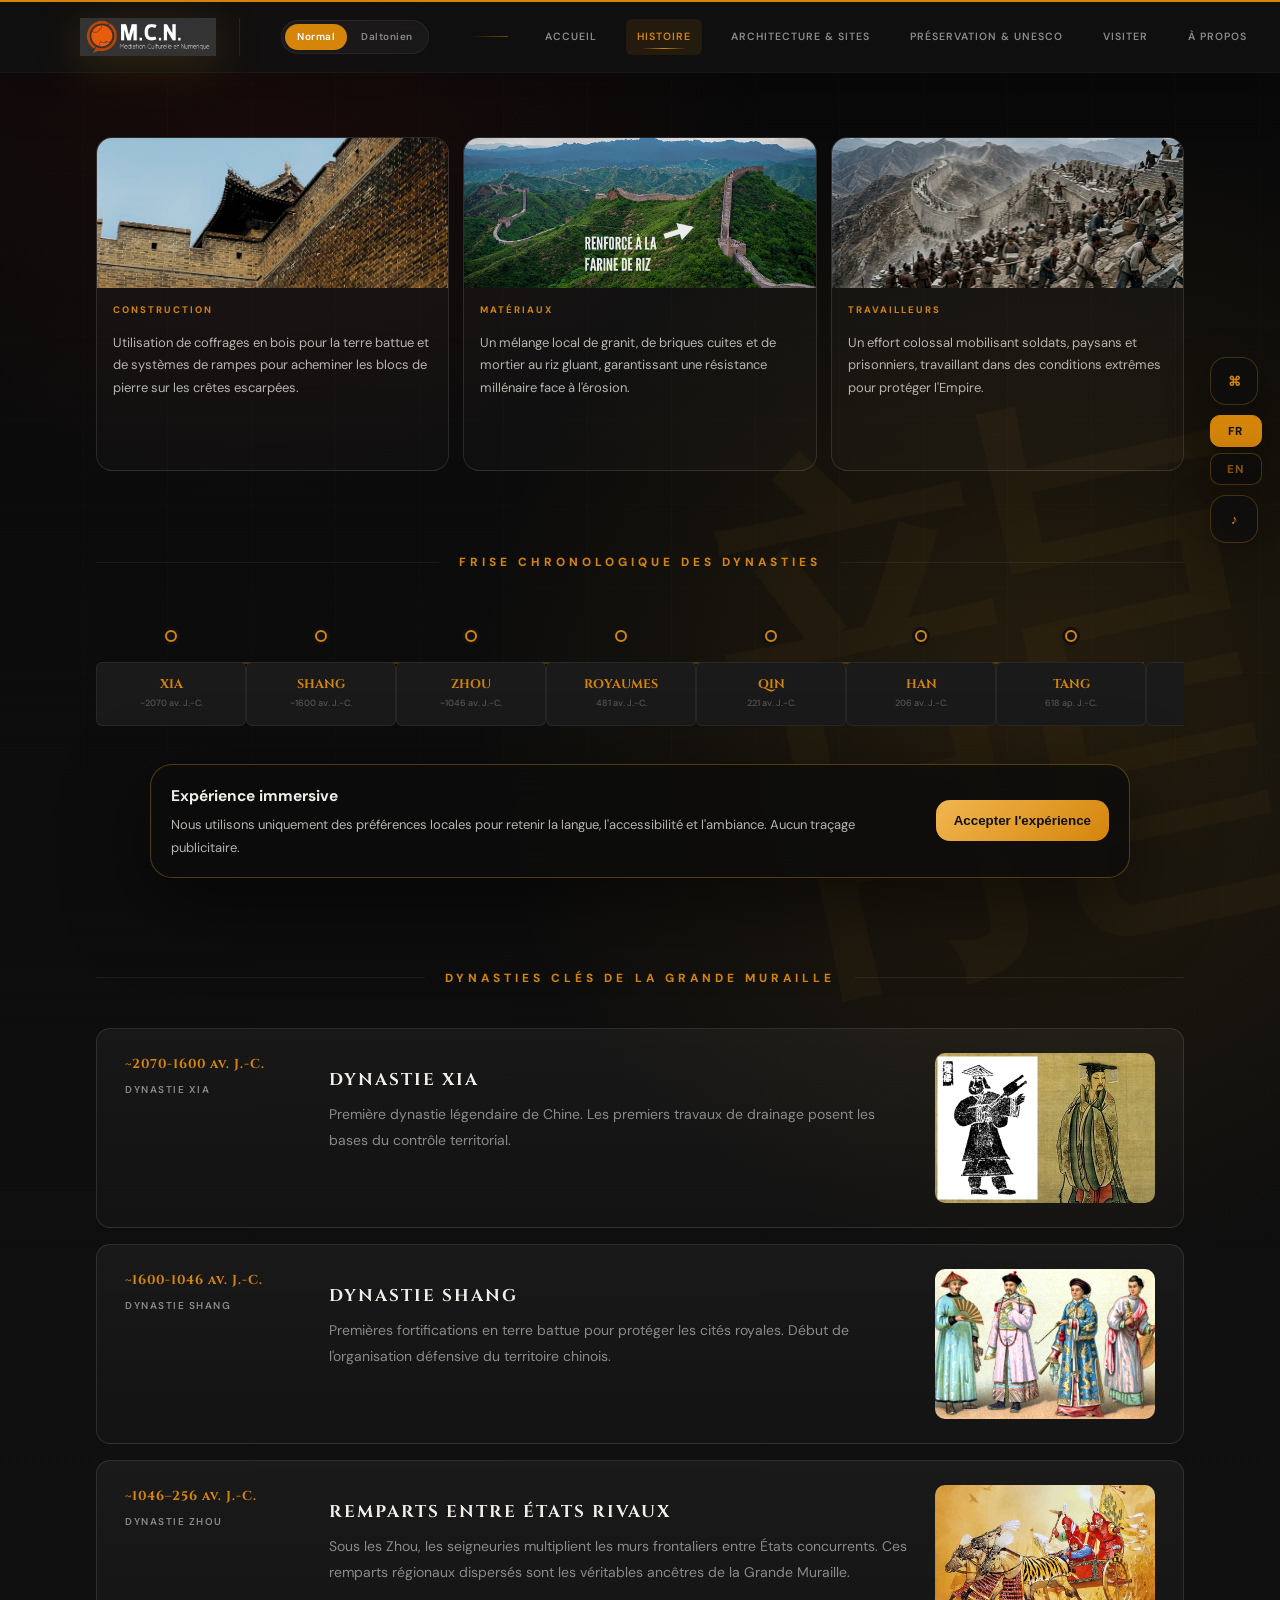
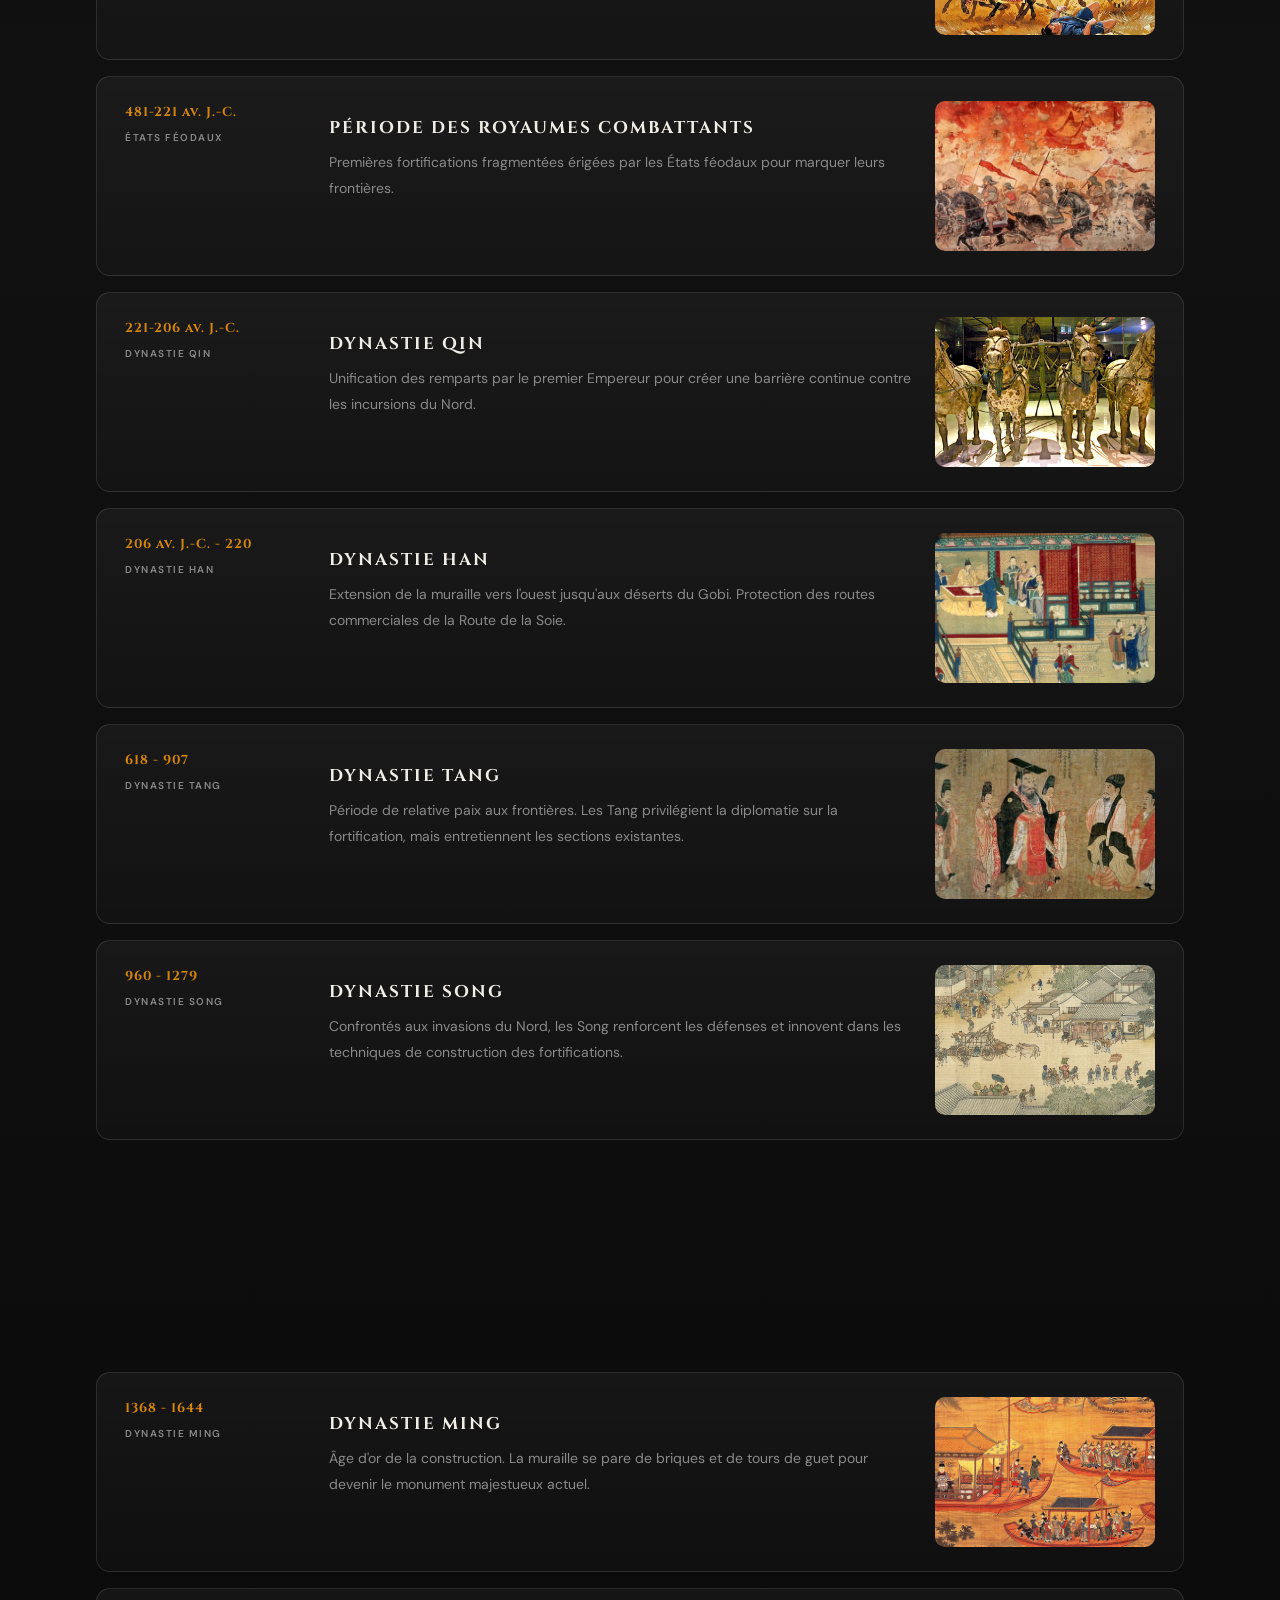
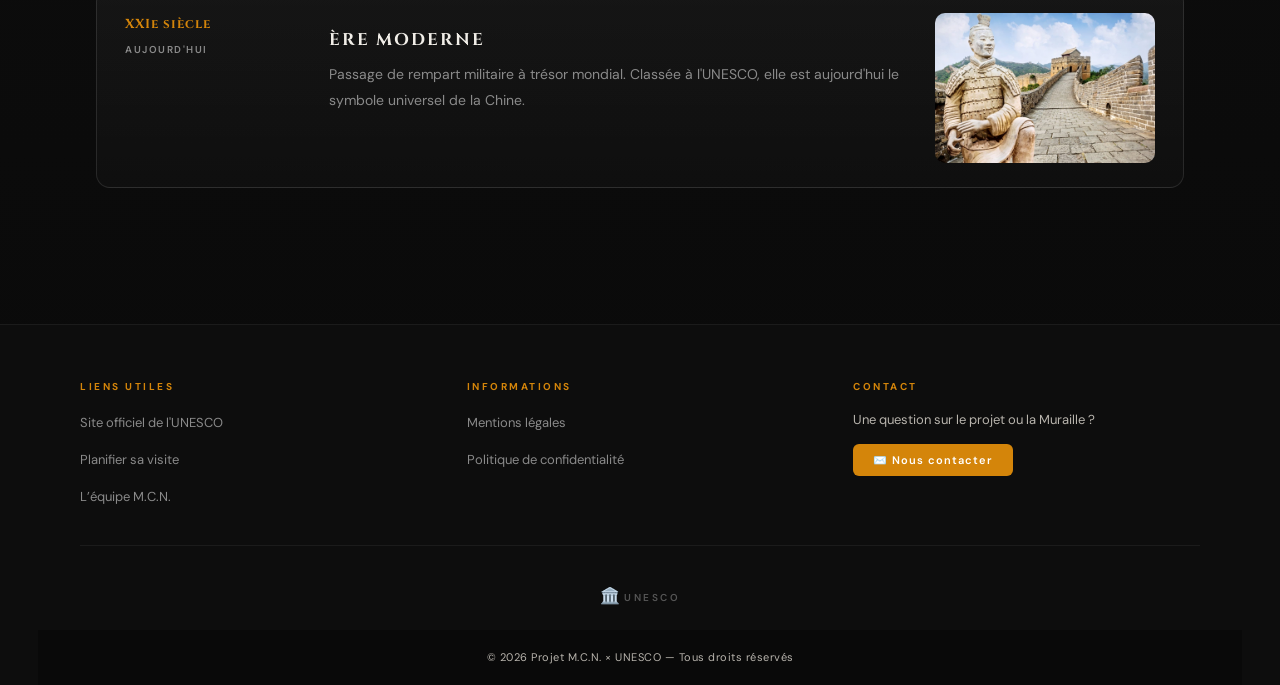
<file: histoire.html>
<!DOCTYPE html>
<html lang="fr">
<head>
    <meta charset="UTF-8">
    <!-- Boot immédiat : lang + daltonien + musique préchargée -->
    <script>
      (function(){
        // 1. Langue
        var l = localStorage.getItem('mcn-lang');
        if(l === 'en'){ document.documentElement.lang = 'en'; document.documentElement.classList.add('is-english'); }
        // 2. Daltonien
        if(localStorage.getItem('mcn-colorblind') === '1') document.documentElement.classList.add('mcn-colorblind');
        // 3. Musique — play immédiat, seek différé pour éviter le gap entre pages
        if(localStorage.getItem('mcn-music-on') === '1') {
          try {
            var savedTime = parseFloat(localStorage.getItem('mcn-music-time') || '0');
            var savedAt   = parseFloat(localStorage.getItem('mcn-music-savedAt') || String(Date.now()));
            var audio = new Audio('nastelbom_chinese-music.mp3');
            audio.loop    = true;
            audio.volume  = 0.55;
            audio.preload = 'auto';
            function doSeek(){
              var elapsed = (Date.now() - savedAt) / 1000;
              var target  = savedTime + elapsed;
              if(audio.duration && isFinite(audio.duration)) target = target % audio.duration;
              try { audio.currentTime = target; } catch(e){}
            }
            // Jouer IMMÉDIATEMENT (sans attendre canplay) pour éviter le gap
            var playPromise = audio.play();
            if(playPromise !== undefined){
              playPromise.then(function(){
                // Seek après que le play a démarré
                if(audio.readyState >= 2){ doSeek(); }
                else { audio.addEventListener('canplay', doSeek, { once:true }); }
              }).catch(function(){
                // Autoplay bloqué — réessayer au premier geste utilisateur
                var resume = function(){
                  audio.play().then(doSeek).catch(function(){});
                  document.removeEventListener('click',   resume);
                  document.removeEventListener('keydown', resume);
                };
                document.addEventListener('click',   resume, { once:true });
                document.addEventListener('keydown', resume, { once:true });
              });
            } else {
              // Fallback navigateurs anciens
              if(audio.readyState >= 2){ doSeek(); }
              else { audio.addEventListener('canplay', doSeek, { once:true }); }
            }
            window.__mcnBootAudio = audio;
          } catch(e) {}
        }
      })();
    </script>
    <meta name="viewport" content="width=device-width, initial-scale=1.0">
    <link rel="preload" as="audio" href="nastelbom_chinese-music.mp3" type="audio/mpeg">
    <meta name="description" content="L'histoire de la Grande Muraille de Chine à travers les dynasties, de la Xia aux Ming.">
    <title>Histoire — La Grande Muraille de Chine</title>
    <link rel="stylesheet" href="style.css">
    <link rel="stylesheet" href="premium_upgrade.css">
    <link rel="stylesheet" href="mcn_public_refinement.css">
    <link rel="stylesheet" href="mcn_premium_finish.css">
    <link rel="stylesheet" href="dynasty_modal_enhance.css">
    <link rel="preconnect" href="https://fonts.googleapis.com">
    <link rel="preconnect" href="https://fonts.gstatic.com" crossorigin>
    <link href="https://fonts.googleapis.com/css2?family=Cormorant+Garamond:ital,wght@0,400;0,600;0,700;1,400&family=Cinzel:wght@400;600;700;900&family=DM+Sans:wght@400;500;600;700&display=swap" rel="stylesheet">
</head>
<body data-premium="mcn">
    <a href="#contenu" class="skip-link">Aller au contenu</a>
    <div class="progress-bar" aria-hidden="true"></div>
    <input type="checkbox" id="daltonien-mode" class="mode-checkbox">
    <input type="checkbox" id="hamburger-toggle" class="hamburger-toggle">
    <label for="hamburger-toggle" class="nav-overlay" aria-hidden="true"></label>

    <header class="header">
        <div class="nav-container">
            <div class="logo">
                <a href="index.html" class="logo-link" aria-label="Retour à l'accueil">
                    <img src="logo-mcn.jpeg" alt="Logo M.C.N." class="logo-img">
                </a>
            </div>
            <div class="color-mode-toggle">
                <label for="daltonien-mode" class="mode-button mode-normal">Normal</label>
                <label for="daltonien-mode" class="mode-button mode-daltonien">Daltonien</label>
            </div>
            <label for="hamburger-toggle" class="hamburger-label" aria-label="Ouvrir le menu">
                <span></span><span></span><span></span>
            </label>
            <nav aria-label="Navigation principale">
                <ul class="nav-menu">
                    <li><a href="index.html">Accueil</a></li>
                    <li><a href="histoire.html" class="active" aria-current="page">Histoire</a></li>
                    <li><a href="architecture.html">Architecture & Sites</a></li>
                    <li><a href="preservation.html">Préservation & UNESCO</a></li>
                    <li><a href="visiter.html">Visiter</a></li>
                    <li><a href="apropos.html">À propos</a></li>
                </ul>
            </nav>
        </div>
    </header>

    <main id="contenu" class="main-content">
        <div class="history-sections reveal">
            <div class="history-card reveal reveal-delay-1">
                <img src="architecture-detail.jpeg" alt="Architecture et construction de la Grande Muraille" class="history-image-real">
                <div class="history-label">Construction</div>
                <div class="history-description">Utilisation de coffrages en bois pour la terre battue et de systèmes de rampes pour acheminer les blocs de pierre sur les crêtes escarpées.</div>
            </div>
            <div class="history-card reveal reveal-delay-2">
                <img src="materiaux-construction.jpeg" alt="Matériaux de construction de la Grande Muraille" class="history-image-real">
                <div class="history-label">Matériaux</div>
                <div class="history-description">Un mélange local de granit, de briques cuites et de mortier au riz gluant, garantissant une résistance millénaire face à l'érosion.</div>
            </div>
            <div class="history-card reveal reveal-delay-3">
                <img src="travailleurs.jpeg" alt="Construction de la Grande Muraille par des travailleurs" class="history-image-real">
                <div class="history-label">Travailleurs</div>
                <div class="history-description">Un effort colossal mobilisant soldats, paysans et prisonniers, travaillant dans des conditions extrêmes pour protéger l'Empire.</div>
            </div>
        </div>

        <section class="frise-wrapper reveal">
            <div class="key-numbers">Frise chronologique des dynasties</div>
            <div class="frise-scroll">
                <div class="frise-track">
                    <div class="frise-dyn">
                        <div class="frise-tip">~2070-1600 av. J.-C. — Premières fortifications et contrôle territorial.</div>
                        <div class="frise-inner"><div class="frise-name">XIA</div><div class="frise-date">~2070 av. J.-C.</div></div>
                    </div>
                    <div class="frise-dyn">
                        <div class="frise-tip">~1600-1046 av. J.-C. — Premiers murs en terre battue autour des cités royales.</div>
                        <div class="frise-inner"><div class="frise-name">SHANG</div><div class="frise-date">~1600 av. J.-C.</div></div>
                    </div>
                    <div class="frise-dyn">
                        <div class="frise-tip">~1046-256 av. J.-C. — Remparts entre États rivaux, prémices de la Grande Muraille.</div>
                        <div class="frise-inner"><div class="frise-name">ZHOU</div><div class="frise-date">~1046 av. J.-C.</div></div>
                    </div>
                    <div class="frise-dyn">
                        <div class="frise-tip">481-221 av. J.-C. — États féodaux en guerre, fortifications multiples.</div>
                        <div class="frise-inner"><div class="frise-name">ROYAUMES</div><div class="frise-date">481 av. J.-C.</div></div>
                    </div>
                    <div class="frise-dyn">
                        <div class="frise-tip">221-206 av. J.-C. — Unification par Qin Shi Huang. Première Grande Muraille continue.</div>
                        <div class="frise-inner"><div class="frise-name">QIN</div><div class="frise-date">221 av. J.-C.</div></div>
                    </div>
                    <div class="frise-dyn">
                        <div class="frise-tip">206 av. J.-C. - 220 ap. J.-C. — Extension vers l'ouest, protection de la Route de la Soie.</div>
                        <div class="frise-inner"><div class="frise-name">HAN</div><div class="frise-date">206 av. J.-C.</div></div>
                    </div>
                    <div class="frise-dyn">
                        <div class="frise-tip">618-907 — Période de paix relative. Diplomatie privilégiée sur la fortification.</div>
                        <div class="frise-inner"><div class="frise-name">TANG</div><div class="frise-date">618 ap. J.-C.</div></div>
                    </div>
                    <div class="frise-dyn">
                        <div class="frise-tip">960-1279 — Renforcement des défenses face aux invasions du Nord.</div>
                        <div class="frise-inner"><div class="frise-name">SONG</div><div class="frise-date">960</div></div>
                    </div>
                    <div class="frise-dyn">
                        <div class="frise-tip">1271-1368 — Les Mongols contrôlent l'empire. Construction suspendue.</div>
                        <div class="frise-inner"><div class="frise-name">YUAN</div><div class="frise-date">1271</div></div>
                    </div>
                    <div class="frise-dyn">
                        <div class="frise-tip">1368-1644 — Âge d'or de la construction. Briques, tours de guet massives.</div>
                        <div class="frise-inner"><div class="frise-name">MING</div><div class="frise-date">1368</div></div>
                    </div>
                    <div class="frise-dyn">
                        <div class="frise-tip">Classée UNESCO en 1987. Symbole mondial de la Chine.</div>
                        <div class="frise-inner"><div class="frise-name">AUJOURD'HUI</div><div class="frise-date">2026</div></div>
                    </div>
                </div>
            </div>
        </section>

        <div class="section-title reveal">Dynasties clés de la Grande Muraille</div>
        <section class="timeline-section">
            <div class="timeline-item reveal">
                <div>
                    <div class="timeline-period">~2070-1600 av. J.-C.</div>
                    <div class="timeline-dynasty">Dynastie Xia</div>
                </div>
                <div class="timeline-content">
                    <div class="timeline-title">Dynastie Xia</div>
                    <div class="timeline-text">Première dynastie légendaire de Chine. Les premiers travaux de drainage posent les bases du contrôle territorial.</div>
                </div>
                <img src="xia.jpeg" alt="Dynastie Xia" class="timeline-image">
            </div>
            <div class="timeline-item reveal">
                <div>
                    <div class="timeline-period">~1600-1046 av. J.-C.</div>
                    <div class="timeline-dynasty">Dynastie Shang</div>
                </div>
                <div class="timeline-content">
                    <div class="timeline-title">Dynastie Shang</div>
                    <div class="timeline-text">Premières fortifications en terre battue pour protéger les cités royales. Début de l'organisation défensive du territoire chinois.</div>
                </div>
                <img src="shang.jpeg" alt="Dynastie Shang" class="timeline-image">
            </div>
            <div class="timeline-item reveal">
                <div>
                    <div class="timeline-period">~1046–256 av. J.-C.</div>
                    <div class="timeline-dynasty">Dynastie Zhou</div>
                </div>
                <div class="timeline-content">
                    <div class="timeline-title">Remparts entre États rivaux</div>
                    <div class="timeline-text">Sous les Zhou, les seigneuries multiplient les murs frontaliers entre États concurrents. Ces remparts régionaux dispersés sont les véritables ancêtres de la Grande Muraille.</div>
                </div>
                <img src="zhou.jpeg" alt="Dynastie Zhou" class="timeline-image">
            </div>
            <div class="timeline-item reveal">
                <div>
                    <div class="timeline-period">481-221 av. J.-C.</div>
                    <div class="timeline-dynasty">États féodaux</div>
                </div>
                <div class="timeline-content">
                    <div class="timeline-title">Période des Royaumes Combattants</div>
                    <div class="timeline-text">Premières fortifications fragmentées érigées par les États féodaux pour marquer leurs frontières.</div>
                </div>
                <img src="royaumes.jpeg" alt="Royaumes Combattants" class="timeline-image">
            </div>
            <div class="timeline-item reveal">
                <div>
                    <div class="timeline-period">221-206 av. J.-C.</div>
                    <div class="timeline-dynasty">Dynastie Qin</div>
                </div>
                <div class="timeline-content">
                    <div class="timeline-title">Dynastie Qin</div>
                    <div class="timeline-text">Unification des remparts par le premier Empereur pour créer une barrière continue contre les incursions du Nord.</div>
                </div>
                <img src="qin.jpeg" alt="Dynastie Qin" class="timeline-image">
            </div>
            <div class="timeline-item reveal">
                <div>
                    <div class="timeline-period">206 av. J.-C. - 220</div>
                    <div class="timeline-dynasty">Dynastie Han</div>
                </div>
                <div class="timeline-content">
                    <div class="timeline-title">Dynastie Han</div>
                    <div class="timeline-text">Extension de la muraille vers l'ouest jusqu'aux déserts du Gobi. Protection des routes commerciales de la Route de la Soie.</div>
                </div>
                <img src="han.jpeg" alt="Dynastie Han" class="timeline-image">
            </div>
            <div class="timeline-item reveal">
                <div>
                    <div class="timeline-period">618 - 907</div>
                    <div class="timeline-dynasty">Dynastie Tang</div>
                </div>
                <div class="timeline-content">
                    <div class="timeline-title">Dynastie Tang</div>
                    <div class="timeline-text">Période de relative paix aux frontières. Les Tang privilégient la diplomatie sur la fortification, mais entretiennent les sections existantes.</div>
                </div>
                <img src="tang.jpeg" alt="Dynastie Tang" class="timeline-image">
            </div>
            <div class="timeline-item reveal">
                <div>
                    <div class="timeline-period">960 - 1279</div>
                    <div class="timeline-dynasty">Dynastie Song</div>
                </div>
                <div class="timeline-content">
                    <div class="timeline-title">Dynastie Song</div>
                    <div class="timeline-text">Confrontés aux invasions du Nord, les Song renforcent les défenses et innovent dans les techniques de construction des fortifications.</div>
                </div>
                <img src="song.jpeg" alt="Dynastie Song" class="timeline-image">
            </div>
            <div class="timeline-item reveal">
                <div>
                    <div class="timeline-period">1271 - 1368</div>
                    <div class="timeline-dynasty">Dynastie Yuan</div>
                </div>
                <div class="timeline-content">
                    <div class="timeline-title">Dynastie Yuan</div>
                    <div class="timeline-text">Les Mongols, maîtres de l'empire, n'ont pas besoin de la muraille pour se défendre. La construction est suspendue mais les structures sont préservées.</div>
                </div>
                <img src="yuan.jpeg" alt="Dynastie Yuan" class="timeline-image">
            </div>
            <div class="timeline-item reveal">
                <div>
                    <div class="timeline-period">1368 - 1644</div>
                    <div class="timeline-dynasty">Dynastie Ming</div>
                </div>
                <div class="timeline-content">
                    <div class="timeline-title">Dynastie Ming</div>
                    <div class="timeline-text">Âge d'or de la construction. La muraille se pare de briques et de tours de guet pour devenir le monument majestueux actuel.</div>
                </div>
                <img src="ming.jpeg" alt="Dynastie Ming" class="timeline-image">
            </div>
            <div class="timeline-item reveal">
                <div>
                    <div class="timeline-period">XXIe siècle</div>
                    <div class="timeline-dynasty">Aujourd'hui</div>
                </div>
                <div class="timeline-content">
                    <div class="timeline-title">Ère Moderne</div>
                    <div class="timeline-text">Passage de rempart militaire à trésor mondial. Classée à l'UNESCO, elle est aujourd'hui le symbole universel de la Chine.</div>
                </div>
                <img src="moderne.jpeg" alt="Visiteurs sur la Grande Muraille aujourd'hui" class="timeline-image">
            </div>
        </section>
    </main>

    <footer class="footer">
        <div class="footer-content">
            <div class="footer-column">
                <h3>Liens utiles</h3>
                <ul>
                    <li><a href="https://whc.unesco.org/fr/list/438/" target="_blank" rel="noopener">Site officiel de l'UNESCO</a></li>
                    <li><a href="visiter.html">Planifier sa visite</a></li>
                    <li><a href="apropos.html">L’équipe M.C.N.</a></li>
                </ul>
            </div>
            <div class="footer-column">
                <h3>Informations</h3>
                <ul>
                    <li><a href="mentions-legales.html">Mentions légales</a></li>
                    <li><a href="politique-confidentialite.html">Politique de confidentialité</a></li>
                </ul>
            </div>
            <div class="footer-column">
                <h3>Contact</h3>
                <p style="margin-bottom: 12px; font-size: 13px; color: #b0b0b0;">Une question sur le projet ou la Muraille ?</p>
                <a href="mailto:contact@muraille-mcn.fr" class="no-arrow" style="text-decoration: none;">
                    <button class="contact-btn">✉️ Nous contacter</button>
                </a>
            </div>
        </div>
        <div class="footer-unesco-container">
            <a href="https://whc.unesco.org/fr/list/438/" target="_blank" rel="noopener" class="unesco-link no-arrow">
                <div class="unesco-logo-footer">
                    <span class="unesco-icon">🏛️</span>
                    <span class="unesco-text">UNESCO</span>
                </div>
            </a>
        </div>
        <div class="footer-bottom">
            <p>© 2026 Projet M.C.N. × UNESCO — Tous droits réservés</p>
        </div>
    </footer>

    <a href="#" class="back-to-top" aria-label="Retour en haut">↑</a>

    <div class="premium-dock" aria-label="Outils rapides">
        <button class="dock-btn" type="button" data-command="search" aria-label="Recherche intelligente">⌘</button>
        <div class="lang-dock-group">
        <button class="dock-btn lang-btn" type="button" data-lang="fr" aria-label="Passer en français">FR</button>
        <button class="dock-btn lang-btn" type="button" data-lang="en" aria-label="Switch to English">EN</button>
      </div>
        <button class="dock-btn" type="button" data-command="sound" aria-label="Ambiance sonore">♪</button>
    </div>
    <div class="command-panel" role="dialog" aria-modal="false" aria-label="Recherche rapide">
        <div class="command-card">
            <button class="command-close" type="button" aria-label="Fermer">×</button>
            <span class="eyebrow">M.C.N. / Recherche curatoriale</span>
            <h2>Explorer la Muraille en un instant</h2>
            <input id="smart-search" type="search" placeholder="Essayez : Badaling, riz gluant, UNESCO, Ming..." autocomplete="off">
            <div class="command-results" aria-live="polite"></div>
        </div>
    </div>
    <div class="cookie-consent" role="dialog" aria-live="polite" aria-label="Préférences de confidentialité">
        <div><strong>Expérience immersive</strong><p>Nous utilisons uniquement des préférences locales pour retenir la langue, l'accessibilité et l'ambiance. Aucun traçage publicitaire.</p></div>
        <button type="button" class="cookie-accept">Accepter l'expérience</button>
    </div>
    <script src="main.js"></script>
    <script src="premium_upgrade.js"></script>
    <script src="mcn_public_final.js"></script>
    <script src="mcn_premium_finish.js"></script>
    <script src="dynasty_deep.js"></script>
    <script src="lang_fix.js"></script>
    <script src="mcn_v4_final_patch.js"></script>
    <script src="mcn_v5_final_patch.js"></script>
    <script src="mcn_v10.js"></script>
    <script src="mcn_v11_final_patch.js"></script>
</body>
</html>
</file>
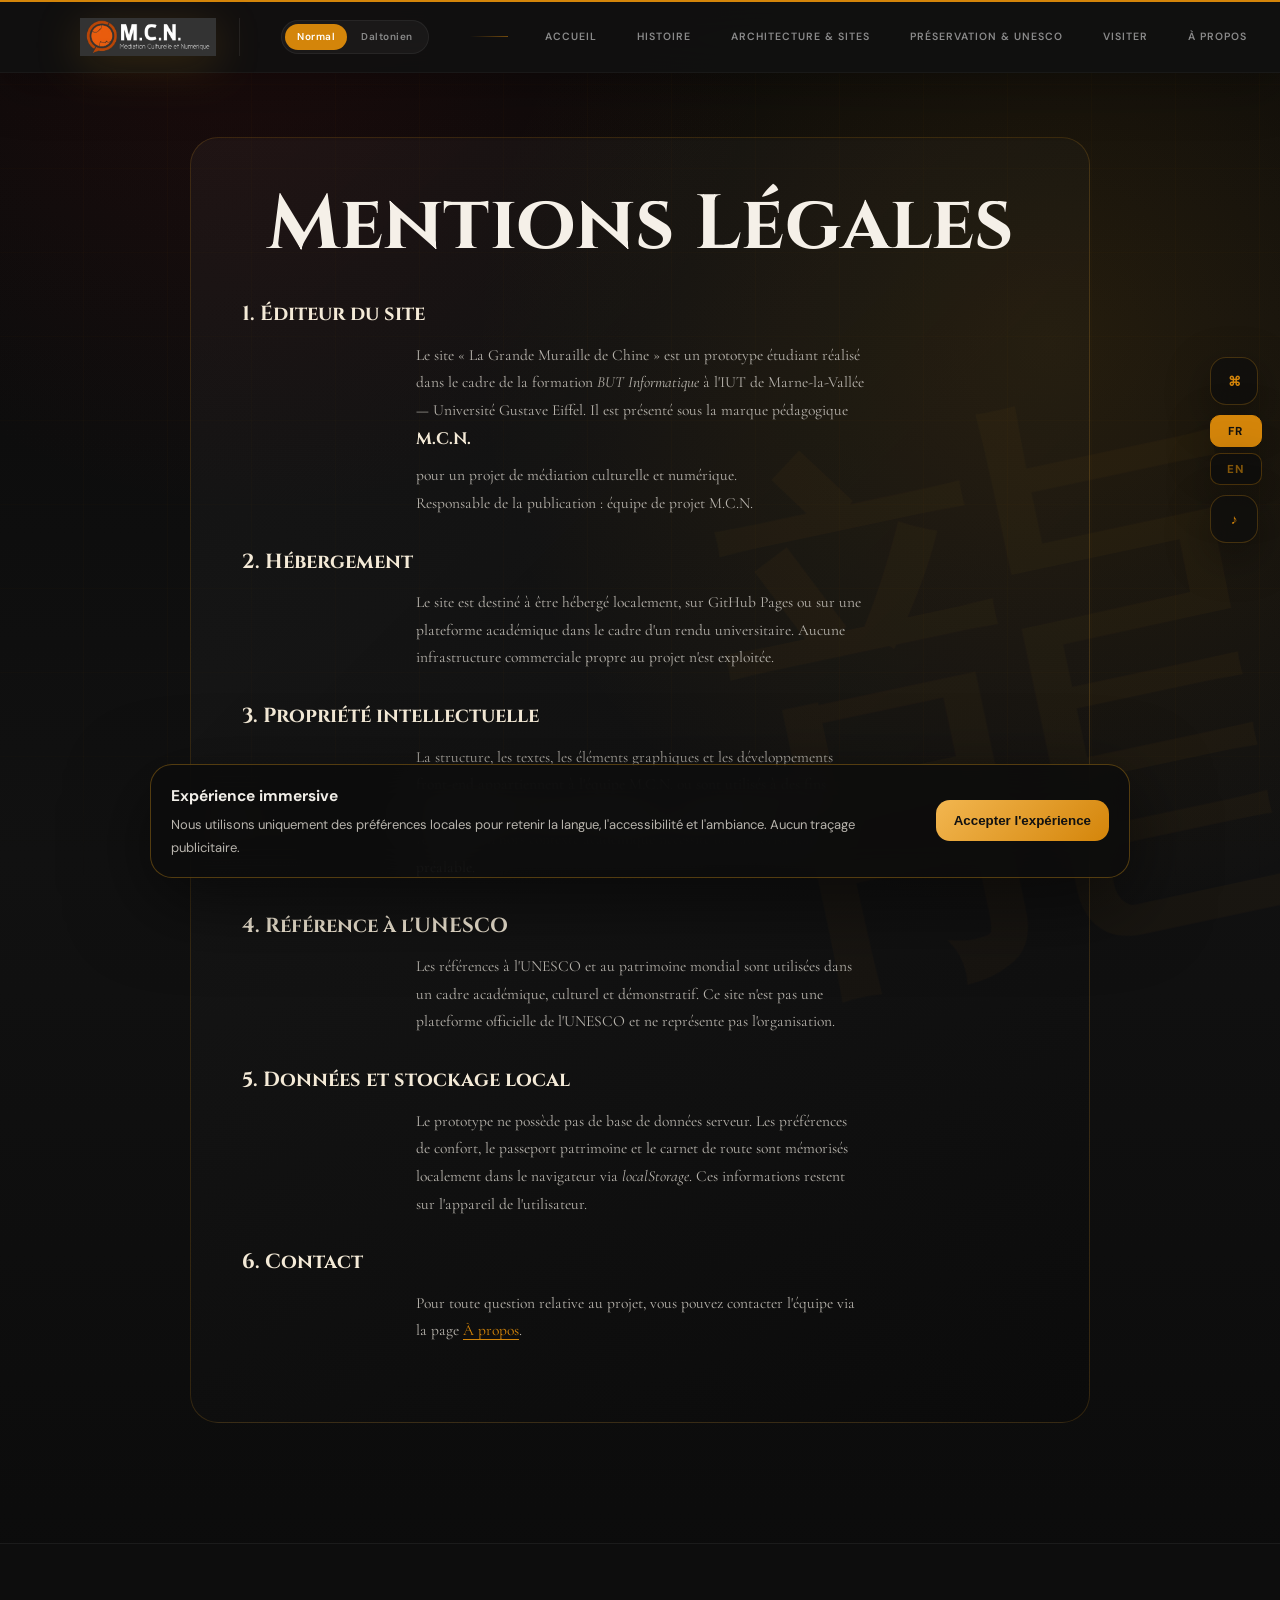
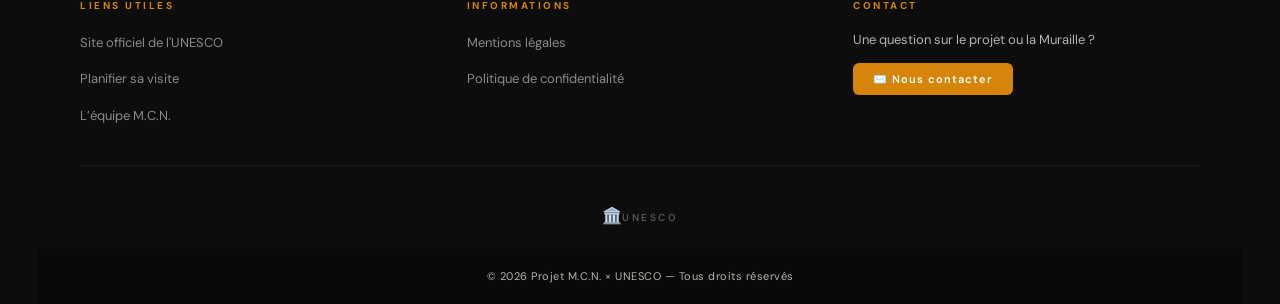
<file: mentions-legales.html>
<!DOCTYPE html>
<html lang="fr">
<head>
    <meta charset="UTF-8">
    <!-- Boot immédiat : lang + daltonien + musique préchargée -->
    <script>
      (function(){
        // 1. Langue
        var l = localStorage.getItem('mcn-lang');
        if(l === 'en'){ document.documentElement.lang = 'en'; document.documentElement.classList.add('is-english'); }
        // 2. Daltonien
        if(localStorage.getItem('mcn-colorblind') === '1') document.documentElement.classList.add('mcn-colorblind');
        // 3. Musique — play immédiat, seek différé pour éviter le gap entre pages
        if(localStorage.getItem('mcn-music-on') === '1') {
          try {
            var savedTime = parseFloat(localStorage.getItem('mcn-music-time') || '0');
            var savedAt   = parseFloat(localStorage.getItem('mcn-music-savedAt') || String(Date.now()));
            var audio = new Audio('nastelbom_chinese-music.mp3');
            audio.loop    = true;
            audio.volume  = 0.55;
            audio.preload = 'auto';
            function doSeek(){
              var elapsed = (Date.now() - savedAt) / 1000;
              var target  = savedTime + elapsed;
              if(audio.duration && isFinite(audio.duration)) target = target % audio.duration;
              try { audio.currentTime = target; } catch(e){}
            }
            // Jouer IMMÉDIATEMENT (sans attendre canplay) pour éviter le gap
            var playPromise = audio.play();
            if(playPromise !== undefined){
              playPromise.then(function(){
                // Seek après que le play a démarré
                if(audio.readyState >= 2){ doSeek(); }
                else { audio.addEventListener('canplay', doSeek, { once:true }); }
              }).catch(function(){
                // Autoplay bloqué — réessayer au premier geste utilisateur
                var resume = function(){
                  audio.play().then(doSeek).catch(function(){});
                  document.removeEventListener('click',   resume);
                  document.removeEventListener('keydown', resume);
                };
                document.addEventListener('click',   resume, { once:true });
                document.addEventListener('keydown', resume, { once:true });
              });
            } else {
              // Fallback navigateurs anciens
              if(audio.readyState >= 2){ doSeek(); }
              else { audio.addEventListener('canplay', doSeek, { once:true }); }
            }
            window.__mcnBootAudio = audio;
          } catch(e) {}
        }
      })();
    </script>
    <meta name="viewport" content="width=device-width, initial-scale=1.0">
    <link rel="preload" as="audio" href="nastelbom_chinese-music.mp3" type="audio/mpeg">
    <title>Mentions Légales / Legal Notice — M.C.N.</title>
    <link rel="stylesheet" href="style.css">
    <link rel="stylesheet" href="premium_upgrade.css">
    <link rel="stylesheet" href="mcn_public_refinement.css">
    <link rel="stylesheet" href="mcn_premium_finish.css">
    <link rel="stylesheet" href="dynasty_modal_enhance.css">
    <link rel="preconnect" href="https://fonts.googleapis.com">
    <link rel="preconnect" href="https://fonts.gstatic.com" crossorigin>
    <link href="https://fonts.googleapis.com/css2?family=Cormorant+Garamond:ital,wght@0,400;0,600;0,700;1,400&family=Cinzel:wght@400;600;700;900&family=DM+Sans:wght@400;500;600;700&display=swap" rel="stylesheet">
</head>
<body data-premium="mcn">
    <a href="#contenu" class="skip-link">Aller au contenu</a>
    <div class="progress-bar" aria-hidden="true"></div>
    <input type="checkbox" id="daltonien-mode" class="mode-checkbox">
    <input type="checkbox" id="hamburger-toggle" class="hamburger-toggle">
    <label for="hamburger-toggle" class="nav-overlay" aria-hidden="true"></label>

    <header class="header">
        <div class="nav-container">
            <div class="logo"><a href="index.html" class="logo-link" aria-label="Retour à l'accueil"><img src="logo-mcn.jpeg" alt="Logo M.C.N." class="logo-img"></a></div>
            <div class="color-mode-toggle"><label for="daltonien-mode" class="mode-button mode-normal">Normal</label><label for="daltonien-mode" class="mode-button mode-daltonien">Daltonien</label></div>
            <label for="hamburger-toggle" class="hamburger-label" aria-label="Ouvrir le menu"><span></span><span></span><span></span></label>
            <nav aria-label="Navigation principale">
                <ul class="nav-menu">
                    <li><a href="index.html">Accueil</a></li>
                    <li><a href="histoire.html">Histoire</a></li>
                    <li><a href="architecture.html">Architecture & Sites</a></li>
                    <li><a href="preservation.html">Préservation & UNESCO</a></li>
                    <li><a href="visiter.html">Visiter</a></li>
                    <li><a href="apropos.html">À propos</a></li>
                </ul>
            </nav>
        </div>
    </header>

        <main id="contenu" class="main-content">
        <section class="intro-section reveal legal-section" aria-labelledby="legal-title">
            <h1 id="legal-title"><span class="lang-fr">Mentions Légales</span><span class="lang-en">Legal Notice</span></h1>

            <div class="legal-block">
                <strong><span class="lang-fr">1. Éditeur du site</span><span class="lang-en">1. Publisher</span></strong>
                <p><span class="lang-fr">Le site « La Grande Muraille de Chine » est un prototype étudiant réalisé dans le cadre de la formation <em>BUT Informatique</em> à l'IUT de Marne-la-Vallée — Université Gustave Eiffel. Il est présenté sous la marque pédagogique <strong>M.C.N.</strong> pour un projet de médiation culturelle et numérique.</span><span class="lang-en">The website “The Great Wall of China” is a student prototype created as part of the <em>BUT Informatique</em> programme at the IUT de Marne-la-Vallée — Université Gustave Eiffel. It is presented under the educational brand <strong>M.C.N.</strong> for a cultural and digital mediation project.</span></p>
                <p><span class="lang-fr">Responsable de la publication : équipe de projet M.C.N.</span><span class="lang-en">Publication manager: the M.C.N. project team.</span></p>
            </div>

            <div class="legal-block">
                <strong><span class="lang-fr">2. Hébergement</span><span class="lang-en">2. Hosting</span></strong>
                <p><span class="lang-fr">Le site est destiné à être hébergé localement, sur GitHub Pages ou sur une plateforme académique dans le cadre d'un rendu universitaire. Aucune infrastructure commerciale propre au projet n'est exploitée.</span><span class="lang-en">The website is intended to be hosted locally, on GitHub Pages or on an academic platform as part of a university submission. No project-owned commercial infrastructure is operated.</span></p>
            </div>

            <div class="legal-block">
                <strong><span class="lang-fr">3. Propriété intellectuelle</span><span class="lang-en">3. Intellectual property</span></strong>
                <p><span class="lang-fr">La structure, les textes, les éléments graphiques et les développements front-end appartiennent à l'équipe M.C.N. ou sont utilisés à des fins pédagogiques avec autorisation ou licences compatibles. Toute reproduction hors contexte académique nécessite une autorisation préalable.</span><span class="lang-en">The structure, texts, graphic elements and front-end developments belong to the M.C.N. team or are used for educational purposes with permission or compatible licences. Any reproduction outside the academic context requires prior authorisation.</span></p>
            </div>

            <div class="legal-block">
                <strong><span class="lang-fr">4. Référence à l'UNESCO</span><span class="lang-en">4. Reference to UNESCO</span></strong>
                <p><span class="lang-fr">Les références à l'UNESCO et au patrimoine mondial sont utilisées dans un cadre académique, culturel et démonstratif. Ce site n'est pas une plateforme officielle de l'UNESCO et ne représente pas l'organisation.</span><span class="lang-en">References to UNESCO and World Heritage are used in an academic, cultural and demonstrative context. This website is not an official UNESCO platform and does not represent the organisation.</span></p>
            </div>

            <div class="legal-block">
                <strong><span class="lang-fr">5. Données et stockage local</span><span class="lang-en">5. Data and local storage</span></strong>
                <p><span class="lang-fr">Le prototype ne possède pas de base de données serveur. Les préférences de confort, le passeport patrimoine et le carnet de route sont mémorisés localement dans le navigateur via <em>localStorage</em>. Ces informations restent sur l'appareil de l'utilisateur.</span><span class="lang-en">The prototype has no server-side database. Comfort preferences, the heritage passport and the route notebook are remembered locally in the browser through <em>localStorage</em>. This information stays on the user's device.</span></p>
            </div>

            <div class="legal-block">
                <strong><span class="lang-fr">6. Contact</span><span class="lang-en">6. Contact</span></strong>
                <p><span class="lang-fr">Pour toute question relative au projet, vous pouvez contacter l'équipe via la page <a href="apropos.html">À propos</a>.</span><span class="lang-en">For any question about the project, you may contact the team through the <a href="apropos.html">About</a> page.</span></p>
            </div>
        </section>
    </main>

    <footer class="footer">
        <div class="footer-content">
            <div class="footer-column"><h3>Liens utiles</h3><ul><li><a href="https://whc.unesco.org/fr/list/438/" target="_blank" rel="noopener">Site officiel de l'UNESCO</a></li><li><a href="visiter.html">Planifier sa visite</a></li>
                    <li><a href="apropos.html">L’équipe M.C.N.</a></li></ul></div>
            <div class="footer-column"><h3>Informations</h3><ul><li><a href="mentions-legales.html">Mentions légales</a></li><li><a href="politique-confidentialite.html">Politique de confidentialité</a></li></ul></div>
            <div class="footer-column"><h3>Contact</h3><p style="margin-bottom:12px;font-size:13px;color:#b0b0b0;">Une question sur le projet ou la Muraille ?</p><a href="mailto:contact@muraille-mcn.fr" class="no-arrow" style="text-decoration:none;"><button class="contact-btn">✉️ Nous contacter</button></a></div>
        </div>
        <div class="footer-unesco-container"><a href="https://whc.unesco.org/fr/list/438/" target="_blank" rel="noopener" class="unesco-link no-arrow"><div class="unesco-logo-footer"><span class="unesco-icon">🏛️</span><span class="unesco-text">UNESCO</span></div></a></div>
        <div class="footer-bottom"><p>© 2026 Projet M.C.N. × UNESCO — Tous droits réservés</p></div>
    </footer>

    <a href="#" class="back-to-top" aria-label="Retour en haut">↑</a>

    <div class="premium-dock" aria-label="Outils rapides">
        <button class="dock-btn" type="button" data-command="search" aria-label="Recherche intelligente">⌘</button>
        <div class="lang-dock-group">
        <button class="dock-btn lang-btn" type="button" data-lang="fr" aria-label="Passer en français">FR</button>
        <button class="dock-btn lang-btn" type="button" data-lang="en" aria-label="Switch to English">EN</button>
      </div>
        <button class="dock-btn" type="button" data-command="sound" aria-label="Ambiance sonore">♪</button>
    </div>
    <div class="command-panel" role="dialog" aria-modal="false" aria-label="Recherche rapide">
        <div class="command-card">
            <button class="command-close" type="button" aria-label="Fermer">×</button>
            <span class="eyebrow">M.C.N. / Recherche curatoriale</span>
            <h2>Explorer la Muraille en un instant</h2>
            <input id="smart-search" type="search" placeholder="Essayez : Badaling, riz gluant, UNESCO, Ming..." autocomplete="off">
            <div class="command-results" aria-live="polite"></div>
        </div>
    </div>
    <div class="cookie-consent" role="dialog" aria-live="polite" aria-label="Préférences de confidentialité">
        <div><strong>Expérience immersive</strong><p>Nous utilisons uniquement des préférences locales pour retenir la langue, l'accessibilité et l'ambiance. Aucun traçage publicitaire.</p></div>
        <button type="button" class="cookie-accept">Accepter l'expérience</button>
    </div>
    <script src="main.js"></script>
    <script src="premium_upgrade.js"></script>
    <script src="mcn_public_final.js"></script>
    <script src="mcn_premium_finish.js"></script>
    <script src="dynasty_deep.js"></script>
    <script src="lang_fix.js"></script>
    <script src="mcn_v4_final_patch.js"></script>
    <script src="mcn_v5_final_patch.js"></script>
    <script src="mcn_v10.js"></script>
    <script src="mcn_v11_final_patch.js"></script>
</body>
</html>
</file>
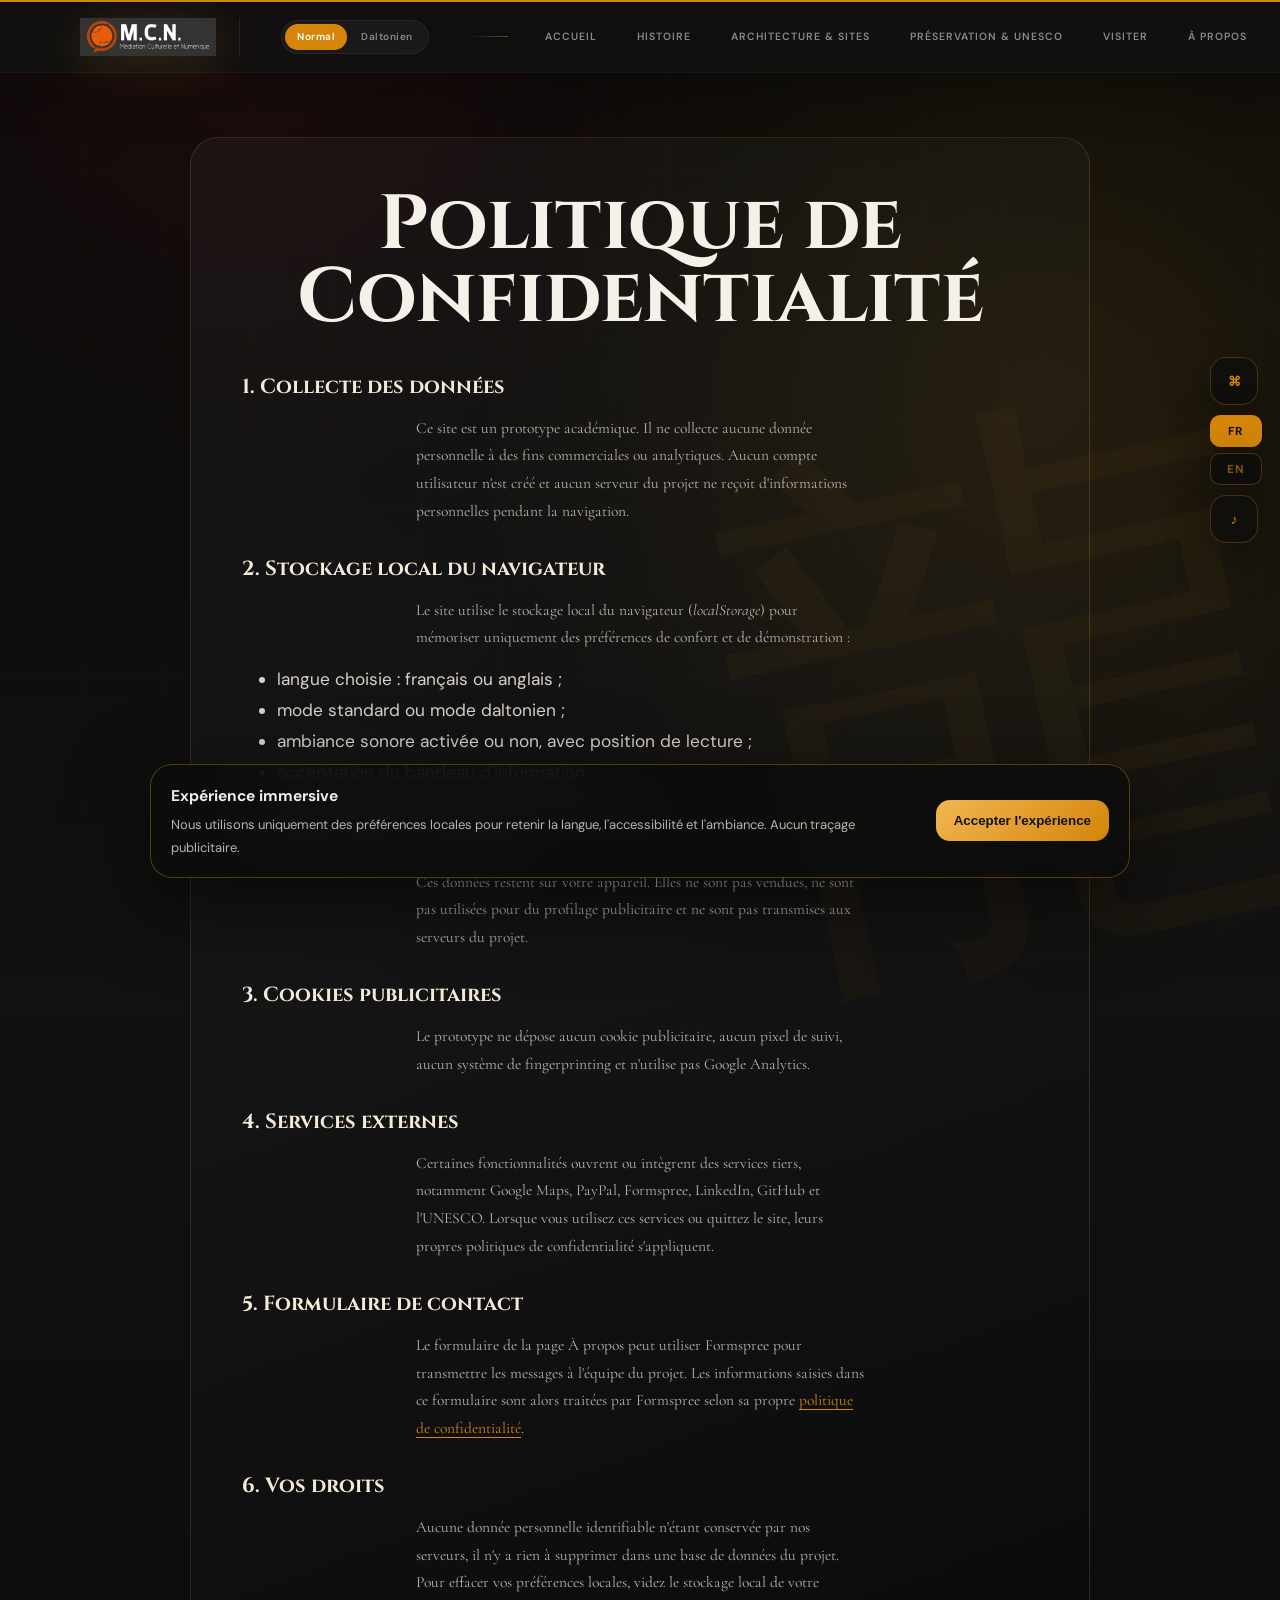
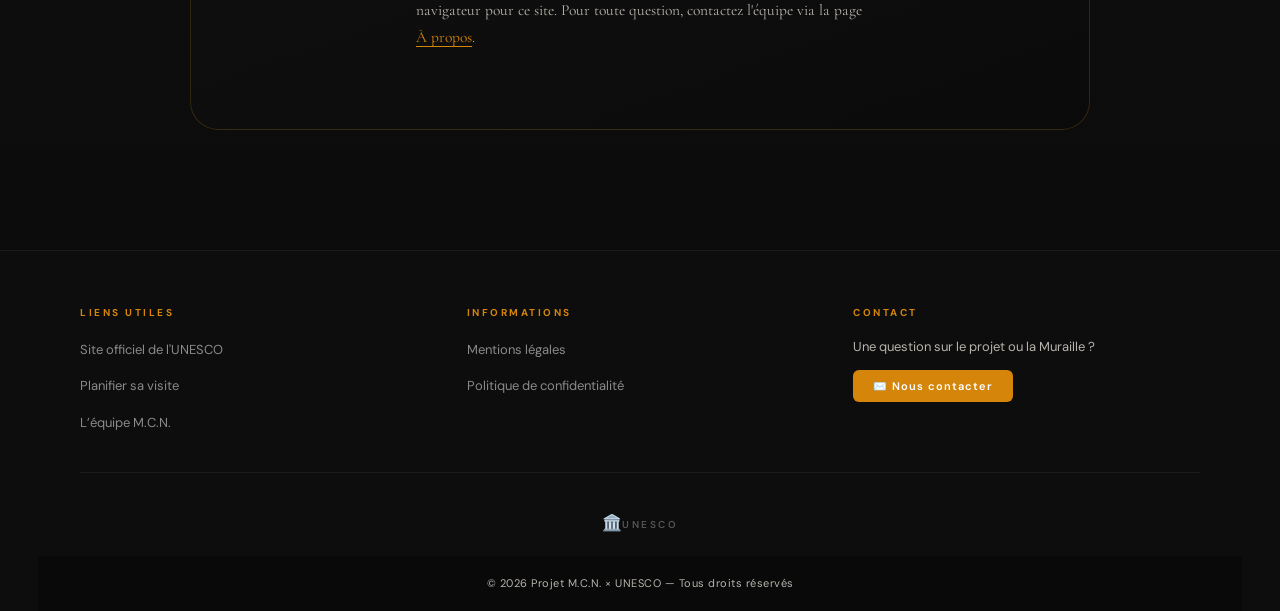
<file: politique-confidentialite.html>
<!DOCTYPE html>
<html lang="fr">
<head>
    <meta charset="UTF-8">
    <!-- Boot immédiat : lang + daltonien + musique préchargée -->
    <script>
      (function(){
        // 1. Langue
        var l = localStorage.getItem('mcn-lang');
        if(l === 'en'){ document.documentElement.lang = 'en'; document.documentElement.classList.add('is-english'); }
        // 2. Daltonien
        if(localStorage.getItem('mcn-colorblind') === '1') document.documentElement.classList.add('mcn-colorblind');
        // 3. Musique — play immédiat, seek différé pour éviter le gap entre pages
        if(localStorage.getItem('mcn-music-on') === '1') {
          try {
            var savedTime = parseFloat(localStorage.getItem('mcn-music-time') || '0');
            var savedAt   = parseFloat(localStorage.getItem('mcn-music-savedAt') || String(Date.now()));
            var audio = new Audio('nastelbom_chinese-music.mp3');
            audio.loop    = true;
            audio.volume  = 0.55;
            audio.preload = 'auto';
            function doSeek(){
              var elapsed = (Date.now() - savedAt) / 1000;
              var target  = savedTime + elapsed;
              if(audio.duration && isFinite(audio.duration)) target = target % audio.duration;
              try { audio.currentTime = target; } catch(e){}
            }
            // Jouer IMMÉDIATEMENT (sans attendre canplay) pour éviter le gap
            var playPromise = audio.play();
            if(playPromise !== undefined){
              playPromise.then(function(){
                // Seek après que le play a démarré
                if(audio.readyState >= 2){ doSeek(); }
                else { audio.addEventListener('canplay', doSeek, { once:true }); }
              }).catch(function(){
                // Autoplay bloqué — réessayer au premier geste utilisateur
                var resume = function(){
                  audio.play().then(doSeek).catch(function(){});
                  document.removeEventListener('click',   resume);
                  document.removeEventListener('keydown', resume);
                };
                document.addEventListener('click',   resume, { once:true });
                document.addEventListener('keydown', resume, { once:true });
              });
            } else {
              // Fallback navigateurs anciens
              if(audio.readyState >= 2){ doSeek(); }
              else { audio.addEventListener('canplay', doSeek, { once:true }); }
            }
            window.__mcnBootAudio = audio;
          } catch(e) {}
        }
      })();
    </script>
    <meta name="viewport" content="width=device-width, initial-scale=1.0">
    <link rel="preload" as="audio" href="nastelbom_chinese-music.mp3" type="audio/mpeg">
    <title>Politique de Confidentialité / Privacy Policy — M.C.N.</title>
    <link rel="stylesheet" href="style.css">
    <link rel="stylesheet" href="premium_upgrade.css">
    <link rel="stylesheet" href="mcn_public_refinement.css">
    <link rel="stylesheet" href="mcn_premium_finish.css">
    <link rel="stylesheet" href="dynasty_modal_enhance.css">
    <link rel="preconnect" href="https://fonts.googleapis.com">
    <link rel="preconnect" href="https://fonts.gstatic.com" crossorigin>
    <link href="https://fonts.googleapis.com/css2?family=Cormorant+Garamond:ital,wght@0,400;0,600;0,700;1,400&family=Cinzel:wght@400;600;700;900&family=DM+Sans:wght@400;500;600;700&display=swap" rel="stylesheet">
</head>
<body data-premium="mcn">
    <a href="#contenu" class="skip-link">Aller au contenu</a>
    <div class="progress-bar" aria-hidden="true"></div>
    <input type="checkbox" id="daltonien-mode" class="mode-checkbox">
    <input type="checkbox" id="hamburger-toggle" class="hamburger-toggle">
    <label for="hamburger-toggle" class="nav-overlay" aria-hidden="true"></label>

    <header class="header">
        <div class="nav-container">
            <div class="logo"><a href="index.html" class="logo-link" aria-label="Retour à l'accueil"><img src="logo-mcn.jpeg" alt="Logo M.C.N." class="logo-img"></a></div>
            <div class="color-mode-toggle"><label for="daltonien-mode" class="mode-button mode-normal">Normal</label><label for="daltonien-mode" class="mode-button mode-daltonien">Daltonien</label></div>
            <label for="hamburger-toggle" class="hamburger-label" aria-label="Ouvrir le menu"><span></span><span></span><span></span></label>
            <nav aria-label="Navigation principale">
                <ul class="nav-menu">
                    <li><a href="index.html">Accueil</a></li>
                    <li><a href="histoire.html">Histoire</a></li>
                    <li><a href="architecture.html">Architecture & Sites</a></li>
                    <li><a href="preservation.html">Préservation & UNESCO</a></li>
                    <li><a href="visiter.html">Visiter</a></li>
                    <li><a href="apropos.html">À propos</a></li>
                </ul>
            </nav>
        </div>
    </header>

        <main id="contenu" class="main-content">
        <section class="intro-section reveal legal-section" aria-labelledby="privacy-title">
            <h1 id="privacy-title"><span class="lang-fr">Politique de Confidentialité</span><span class="lang-en">Privacy Policy</span></h1>

            <div class="legal-block">
                <strong><span class="lang-fr">1. Collecte des données</span><span class="lang-en">1. Data collection</span></strong>
                <p><span class="lang-fr">Ce site est un prototype académique. Il ne collecte aucune donnée personnelle à des fins commerciales ou analytiques. Aucun compte utilisateur n'est créé et aucun serveur du projet ne reçoit d'informations personnelles pendant la navigation.</span><span class="lang-en">This website is an academic prototype. It does not collect personal data for commercial or analytics purposes. No user account is created and no project server receives personal information while you browse.</span></p>
            </div>

            <div class="legal-block">
                <strong><span class="lang-fr">2. Stockage local du navigateur</span><span class="lang-en">2. Browser local storage</span></strong>
                <p><span class="lang-fr">Le site utilise le stockage local du navigateur (<em>localStorage</em>) pour mémoriser uniquement des préférences de confort et de démonstration :</span><span class="lang-en">The website uses browser local storage (<em>localStorage</em>) only to remember comfort and demonstration preferences:</span></p>
                <ul class="legal-list">
                    <li><span class="lang-fr">langue choisie : français ou anglais ;</span><span class="lang-en">selected language: French or English;</span></li>
                    <li><span class="lang-fr">mode standard ou mode daltonien ;</span><span class="lang-en">standard mode or colour-blind mode;</span></li>
                    <li><span class="lang-fr">ambiance sonore activée ou non, avec position de lecture ;</span><span class="lang-en">sound ambience on or off, with playback position;</span></li>
                    <li><span class="lang-fr">acceptation du bandeau d'information ;</span><span class="lang-en">acceptance of the information banner;</span></li>
                    <li><span class="lang-fr">sceaux obtenus dans le passeport patrimoine ;</span><span class="lang-en">seals earned in the heritage passport;</span></li>
                    <li><span class="lang-fr">dernier carnet de route généré.</span><span class="lang-en">last generated route notebook.</span></li>
                </ul>
                <p><span class="lang-fr">Ces données restent sur votre appareil. Elles ne sont pas vendues, ne sont pas utilisées pour du profilage publicitaire et ne sont pas transmises aux serveurs du projet.</span><span class="lang-en">This data stays on your device. It is not sold, not used for advertising profiling and not transmitted to the project's servers.</span></p>
            </div>

            <div class="legal-block">
                <strong><span class="lang-fr">3. Cookies publicitaires</span><span class="lang-en">3. Advertising cookies</span></strong>
                <p><span class="lang-fr">Le prototype ne dépose aucun cookie publicitaire, aucun pixel de suivi, aucun système de fingerprinting et n'utilise pas Google Analytics.</span><span class="lang-en">The prototype sets no advertising cookies, no tracking pixels, no fingerprinting system and does not use Google Analytics.</span></p>
            </div>

            <div class="legal-block">
                <strong><span class="lang-fr">4. Services externes</span><span class="lang-en">4. External services</span></strong>
                <p><span class="lang-fr">Certaines fonctionnalités ouvrent ou intègrent des services tiers, notamment Google Maps, PayPal, Formspree, LinkedIn, GitHub et l'UNESCO. Lorsque vous utilisez ces services ou quittez le site, leurs propres politiques de confidentialité s'appliquent.</span><span class="lang-en">Some features open or embed third-party services, including Google Maps, PayPal, Formspree, LinkedIn, GitHub and UNESCO. When you use these services or leave this website, their own privacy policies apply.</span></p>
            </div>

            <div class="legal-block">
                <strong><span class="lang-fr">5. Formulaire de contact</span><span class="lang-en">5. Contact form</span></strong>
                <p><span class="lang-fr">Le formulaire de la page À propos peut utiliser Formspree pour transmettre les messages à l'équipe du projet. Les informations saisies dans ce formulaire sont alors traitées par Formspree selon sa propre <a href="https://formspree.io/legal/privacy-policy" target="_blank" rel="noopener">politique de confidentialité</a>.</span><span class="lang-en">The form on the About page may use Formspree to forward messages to the project team. Information entered in this form is then processed by Formspree according to its own <a href="https://formspree.io/legal/privacy-policy" target="_blank" rel="noopener">privacy policy</a>.</span></p>
            </div>

            <div class="legal-block">
                <strong><span class="lang-fr">6. Vos droits</span><span class="lang-en">6. Your rights</span></strong>
                <p><span class="lang-fr">Aucune donnée personnelle identifiable n'étant conservée par nos serveurs, il n'y a rien à supprimer dans une base de données du projet. Pour effacer vos préférences locales, videz le stockage local de votre navigateur pour ce site. Pour toute question, contactez l'équipe via la page <a href="apropos.html">À propos</a>.</span><span class="lang-en">Since no identifiable personal data is stored by our servers, there is nothing to delete from a project database. To erase your local preferences, clear this site's local storage in your browser. For any question, contact the team through the <a href="apropos.html">About</a> page.</span></p>
            </div>
        </section>
    </main>

    <footer class="footer">
        <div class="footer-content">
            <div class="footer-column"><h3>Liens utiles</h3><ul><li><a href="https://whc.unesco.org/fr/list/438/" target="_blank" rel="noopener">Site officiel de l'UNESCO</a></li><li><a href="visiter.html">Planifier sa visite</a></li>
                    <li><a href="apropos.html">L’équipe M.C.N.</a></li></ul></div>
            <div class="footer-column"><h3>Informations</h3><ul><li><a href="mentions-legales.html">Mentions légales</a></li><li><a href="politique-confidentialite.html">Politique de confidentialité</a></li></ul></div>
            <div class="footer-column"><h3>Contact</h3><p style="margin-bottom:12px;font-size:13px;color:#b0b0b0;">Une question sur le projet ou la Muraille ?</p><a href="mailto:contact@muraille-mcn.fr" class="no-arrow" style="text-decoration:none;"><button class="contact-btn">✉️ Nous contacter</button></a></div>
        </div>
        <div class="footer-unesco-container"><a href="https://whc.unesco.org/fr/list/438/" target="_blank" rel="noopener" class="unesco-link no-arrow"><div class="unesco-logo-footer"><span class="unesco-icon">🏛️</span><span class="unesco-text">UNESCO</span></div></a></div>
        <div class="footer-bottom"><p>© 2026 Projet M.C.N. × UNESCO — Tous droits réservés</p></div>
    </footer>

    <a href="#" class="back-to-top" aria-label="Retour en haut">↑</a>

    <div class="premium-dock" aria-label="Outils rapides">
        <button class="dock-btn" type="button" data-command="search" aria-label="Recherche intelligente">⌘</button>
        <div class="lang-dock-group">
        <button class="dock-btn lang-btn" type="button" data-lang="fr" aria-label="Passer en français">FR</button>
        <button class="dock-btn lang-btn" type="button" data-lang="en" aria-label="Switch to English">EN</button>
      </div>
        <button class="dock-btn" type="button" data-command="sound" aria-label="Ambiance sonore">♪</button>
    </div>
    <div class="command-panel" role="dialog" aria-modal="false" aria-label="Recherche rapide">
        <div class="command-card">
            <button class="command-close" type="button" aria-label="Fermer">×</button>
            <span class="eyebrow">M.C.N. / Recherche curatoriale</span>
            <h2>Explorer la Muraille en un instant</h2>
            <input id="smart-search" type="search" placeholder="Essayez : Badaling, riz gluant, UNESCO, Ming..." autocomplete="off">
            <div class="command-results" aria-live="polite"></div>
        </div>
    </div>
    <div class="cookie-consent" role="dialog" aria-live="polite" aria-label="Préférences de confidentialité">
        <div><strong>Expérience immersive</strong><p>Nous utilisons uniquement des préférences locales pour retenir la langue, l'accessibilité et l'ambiance. Aucun traçage publicitaire.</p></div>
        <button type="button" class="cookie-accept">Accepter l'expérience</button>
    </div>
    <script src="main.js"></script>
    <script src="premium_upgrade.js"></script>
    <script src="mcn_public_final.js"></script>
    <script src="mcn_premium_finish.js"></script>
    <script src="dynasty_deep.js"></script>
    <script src="lang_fix.js"></script>
    <script src="mcn_v4_final_patch.js"></script>
    <script src="mcn_v5_final_patch.js"></script>
    <script src="mcn_v10.js"></script>
    <script src="mcn_v11_final_patch.js"></script>
</body>
</html>
</file>
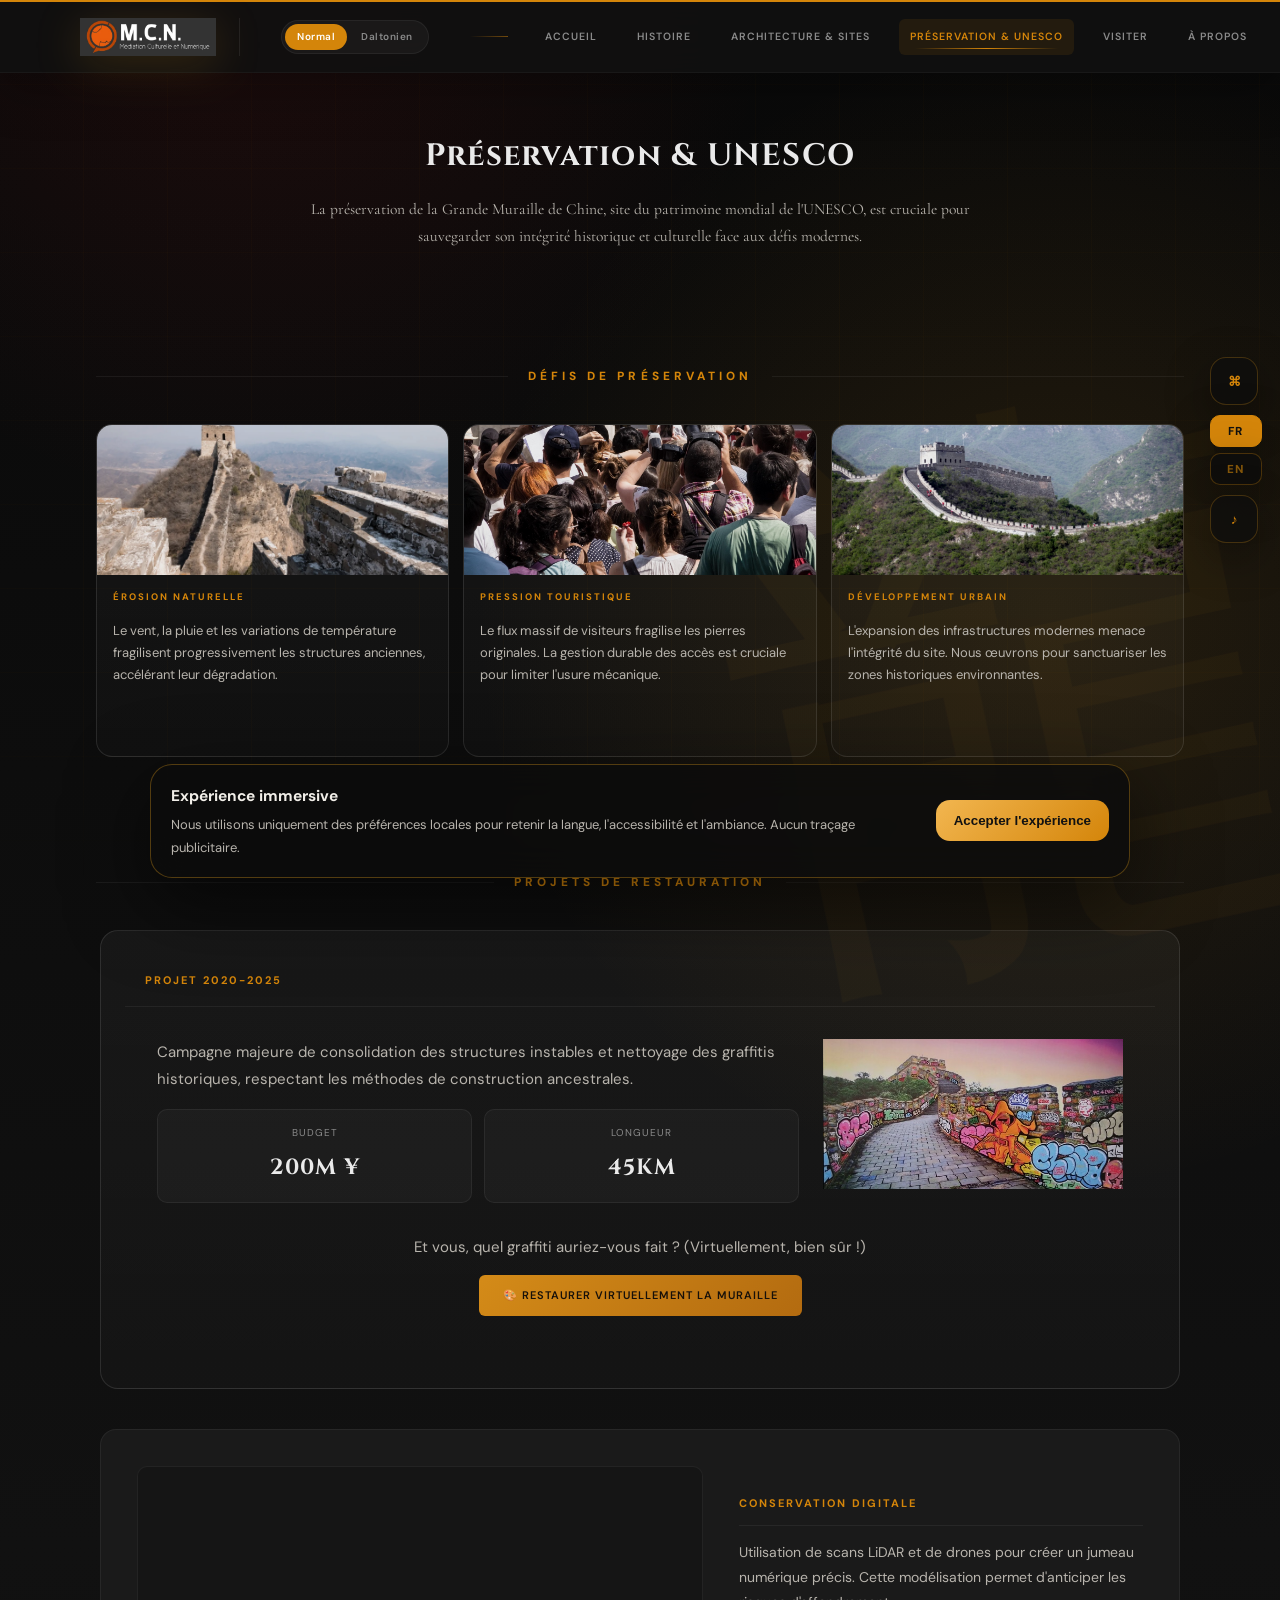
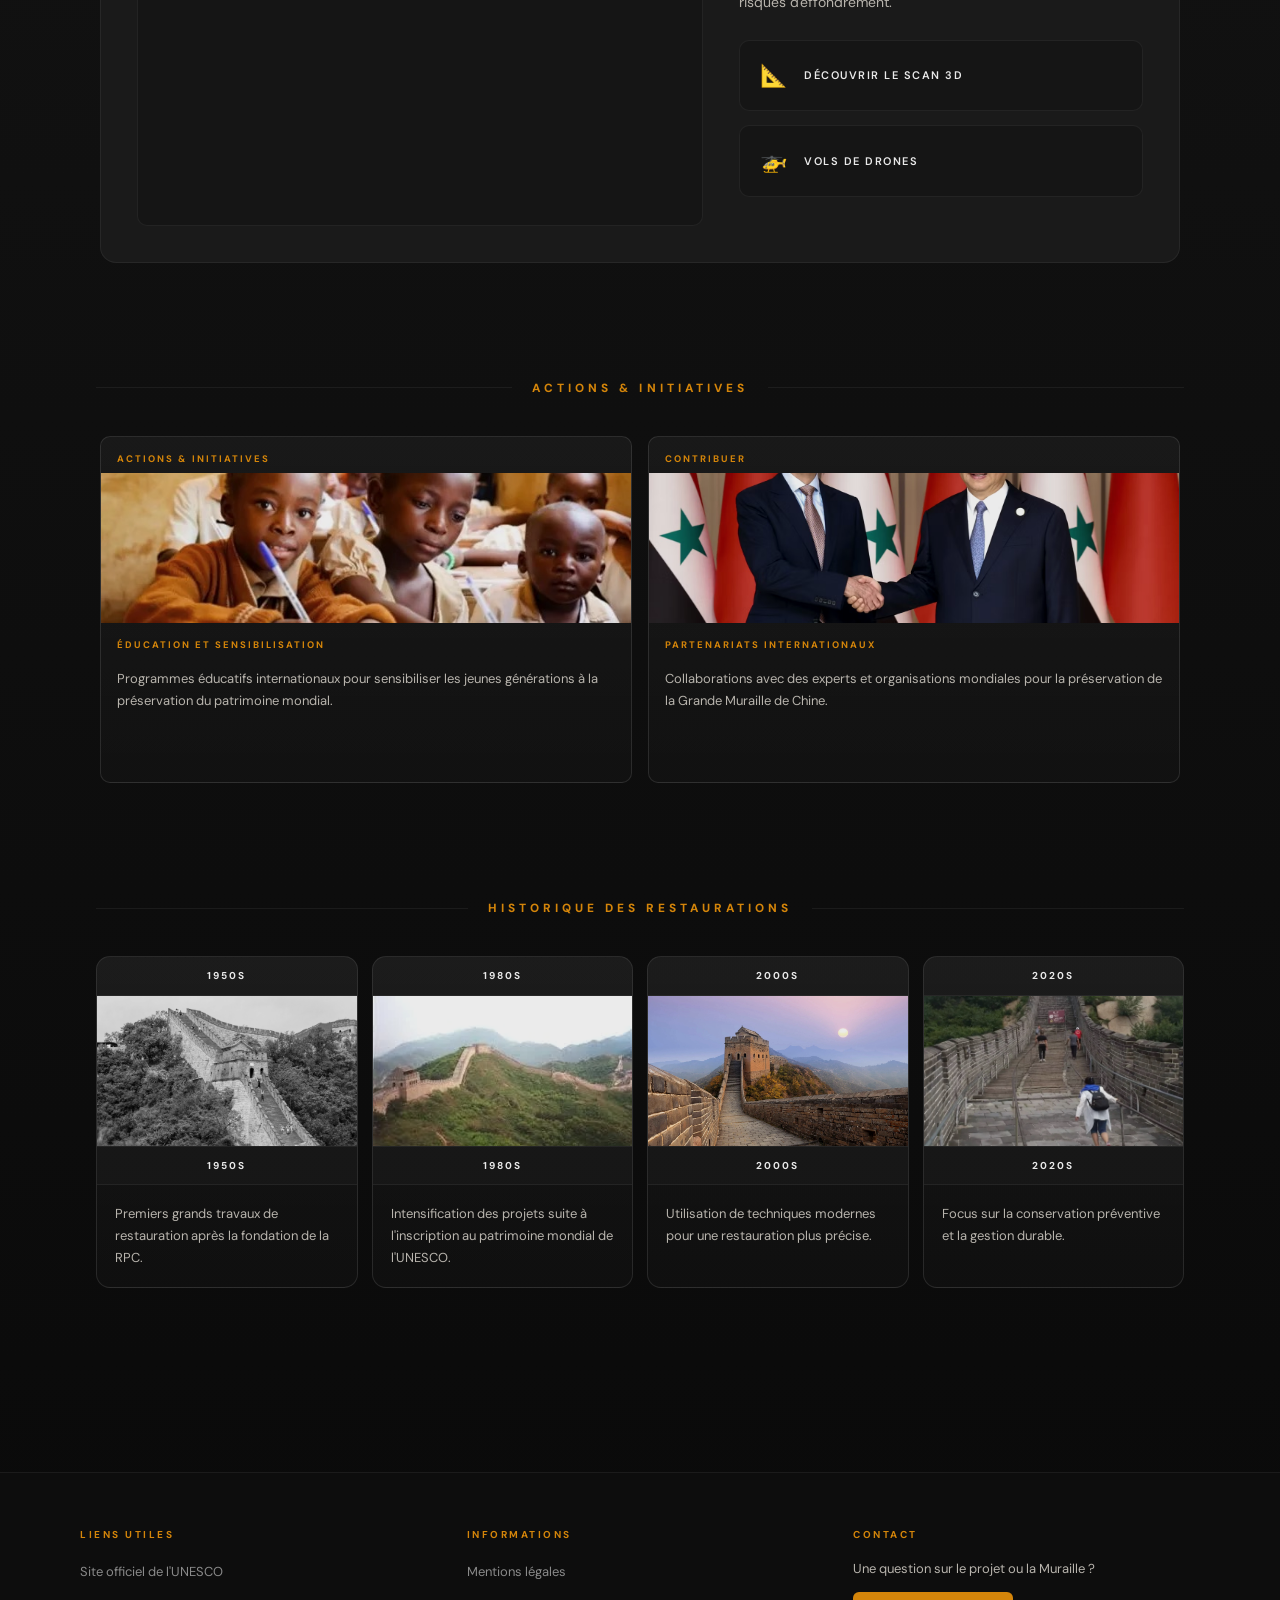
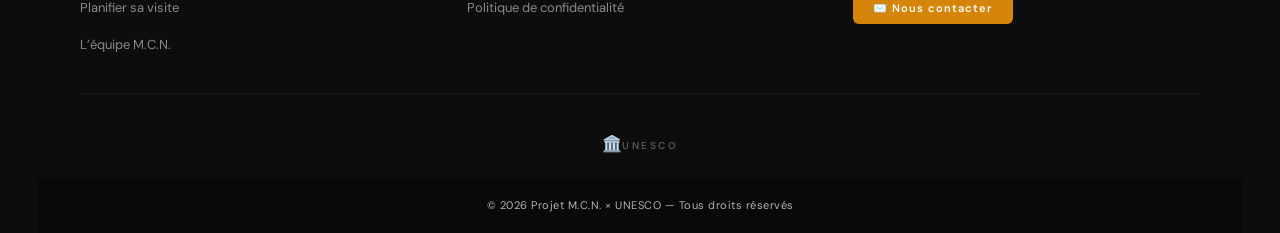
<file: preservation.html>
<!DOCTYPE html>
<html lang="fr">
<head>
    <meta charset="UTF-8">
    <!-- Boot immédiat : lang + daltonien + musique préchargée -->
    <script>
      (function(){
        // 1. Langue
        var l = localStorage.getItem('mcn-lang');
        if(l === 'en'){ document.documentElement.lang = 'en'; document.documentElement.classList.add('is-english'); }
        // 2. Daltonien
        if(localStorage.getItem('mcn-colorblind') === '1') document.documentElement.classList.add('mcn-colorblind');
        // 3. Musique — play immédiat, seek différé pour éviter le gap entre pages
        if(localStorage.getItem('mcn-music-on') === '1') {
          try {
            var savedTime = parseFloat(localStorage.getItem('mcn-music-time') || '0');
            var savedAt   = parseFloat(localStorage.getItem('mcn-music-savedAt') || String(Date.now()));
            var audio = new Audio('nastelbom_chinese-music.mp3');
            audio.loop    = true;
            audio.volume  = 0.55;
            audio.preload = 'auto';
            function doSeek(){
              var elapsed = (Date.now() - savedAt) / 1000;
              var target  = savedTime + elapsed;
              if(audio.duration && isFinite(audio.duration)) target = target % audio.duration;
              try { audio.currentTime = target; } catch(e){}
            }
            // Jouer IMMÉDIATEMENT (sans attendre canplay) pour éviter le gap
            var playPromise = audio.play();
            if(playPromise !== undefined){
              playPromise.then(function(){
                // Seek après que le play a démarré
                if(audio.readyState >= 2){ doSeek(); }
                else { audio.addEventListener('canplay', doSeek, { once:true }); }
              }).catch(function(){
                // Autoplay bloqué — réessayer au premier geste utilisateur
                var resume = function(){
                  audio.play().then(doSeek).catch(function(){});
                  document.removeEventListener('click',   resume);
                  document.removeEventListener('keydown', resume);
                };
                document.addEventListener('click',   resume, { once:true });
                document.addEventListener('keydown', resume, { once:true });
              });
            } else {
              // Fallback navigateurs anciens
              if(audio.readyState >= 2){ doSeek(); }
              else { audio.addEventListener('canplay', doSeek, { once:true }); }
            }
            window.__mcnBootAudio = audio;
          } catch(e) {}
        }
      })();
    </script>
    <meta name="viewport" content="width=device-width, initial-scale=1.0">
    <link rel="preload" as="audio" href="nastelbom_chinese-music.mp3" type="audio/mpeg">
    <meta name="description" content="Préservation de la Grande Muraille de Chine : défis, projets de restauration et conservation digitale UNESCO.">
    <title>Préservation & UNESCO — La Grande Muraille de Chine</title>
    <link rel="stylesheet" href="style.css">
    <link rel="stylesheet" href="premium_upgrade.css">
    <link rel="stylesheet" href="mcn_public_refinement.css">
    <link rel="stylesheet" href="mcn_premium_finish.css">
    <link rel="stylesheet" href="dynasty_modal_enhance.css">
    <link rel="preconnect" href="https://fonts.googleapis.com">
    <link rel="preconnect" href="https://fonts.gstatic.com" crossorigin>
    <link href="https://fonts.googleapis.com/css2?family=Cormorant+Garamond:ital,wght@0,400;0,600;0,700;1,400&family=Cinzel:wght@400;600;700;900&family=DM+Sans:wght@400;500;600;700&display=swap" rel="stylesheet">
</head>
<body data-premium="mcn">
    <a href="#contenu" class="skip-link">Aller au contenu</a>
    <div class="progress-bar" aria-hidden="true"></div>
    <input type="checkbox" id="daltonien-mode" class="mode-checkbox">
    <input type="checkbox" id="hamburger-toggle" class="hamburger-toggle">
    <label for="hamburger-toggle" class="nav-overlay" aria-hidden="true"></label>

    <header class="header">
        <div class="nav-container">
            <div class="logo"><a href="index.html" class="logo-link" aria-label="Retour à l'accueil"><img src="logo-mcn.jpeg" alt="Logo M.C.N." class="logo-img"></a></div>
            <div class="color-mode-toggle"><label for="daltonien-mode" class="mode-button mode-normal">Normal</label><label for="daltonien-mode" class="mode-button mode-daltonien">Daltonien</label></div>
            <label for="hamburger-toggle" class="hamburger-label" aria-label="Ouvrir le menu"><span></span><span></span><span></span></label>
            <nav aria-label="Navigation principale">
                <ul class="nav-menu">
                    <li><a href="index.html">Accueil</a></li>
                    <li><a href="histoire.html">Histoire</a></li>
                    <li><a href="architecture.html">Architecture & Sites</a></li>
                    <li><a href="preservation.html" class="active" aria-current="page">Préservation & UNESCO</a></li>
                    <li><a href="visiter.html">Visiter</a></li>
                    <li><a href="apropos.html">À propos</a></li>
                </ul>
            </nav>
        </div>
    </header>

    <main id="contenu" class="main-content">
        <section class="preservation-intro reveal">
            <h2>Préservation & UNESCO</h2>
            <p>La préservation de la Grande Muraille de Chine, site du patrimoine mondial de l'UNESCO, est cruciale pour sauvegarder son intégrité historique et culturelle face aux défis modernes.</p>
        </section>

        <div class="section-title reveal">Défis de préservation</div>
        <div class="challenges-grid">
            <div class="challenge-card reveal reveal-delay-1">
                <img src="erosion-naturelle.jpeg" alt="Érosion naturelle de la Grande Muraille" class="challenge-image">
                <div class="challenge-label">Érosion naturelle</div>
                <div class="challenge-description">Le vent, la pluie et les variations de température fragilisent progressivement les structures anciennes, accélérant leur dégradation.</div>
            </div>
            <div class="challenge-card reveal reveal-delay-2">
                <img src="touristes-surcharge.jpeg" alt="Foule de touristes visitant la Grande Muraille" class="challenge-image">
                <div class="challenge-label">Pression touristique</div>
                <div class="challenge-description">Le flux massif de visiteurs fragilise les pierres originales. La gestion durable des accès est cruciale pour limiter l'usure mécanique.</div>
            </div>
            <div class="challenge-card reveal reveal-delay-3">
                <img src="developpement-urbain.jpeg" alt="Développement urbain près de la Grande Muraille" class="challenge-image">
                <div class="challenge-label">Développement urbain</div>
                <div class="challenge-description">L'expansion des infrastructures modernes menace l'intégrité du site. Nous œuvrons pour sanctuariser les zones historiques environnantes.</div>
            </div>
        </div>

        <div class="section-title reveal">Projets de restauration</div>
        <div class="project-card reveal">
            <div class="project-header">Projet 2020-2025</div>
            <div class="project-content">
                <div class="project-description">
                    <p>Campagne majeure de consolidation des structures instables et nettoyage des graffitis historiques, respectant les méthodes de construction ancestrales.</p>
                    <div class="project-details">
                        <div class="project-detail">Budget<br><strong>200M ¥</strong></div>
                        <div class="project-detail">Longueur<br><strong>45km</strong></div>
                    </div>
                </div>
                <div class="project-images">
                    <img src="graffitis-muraille.jpeg" alt="Graffitis sur la Grande Muraille nécessitant nettoyage" class="project-img">
                </div>
            </div>
            <div style="text-align: center; margin-bottom: 48px;">
                <p style="margin-bottom: 14px; font-size: 15px; color: var(--text-secondary);">Et vous, quel graffiti auriez-vous fait ? (Virtuellement, bien sûr !)</p>
                <a href="#modal-graffiti" class="modal-btn-maps" style="background: linear-gradient(135deg, #8e44ad 0%, #c0392b 100%);">🎨 Tagger la muraille</a>
            </div>
        </div>

        <div class="conservation-section reveal">
            <div class="conservation-map" style="padding: 0; overflow: hidden; border: 1px solid var(--border-subtle);">
                <iframe title="The Great Wall of China (Section 3D)" frameborder="0" allowfullscreen mozallowfullscreen="true" webkitallowfullscreen="true" allow="fullscreen; xr-spatial-tracking" src="https://sketchfab.com/models/405928f2624742d18408896d26fc0d28/embed" style="width: 100%; height: 100%; border-radius: 10px;"></iframe>
            </div>
            <div>
                <div class="conservation-header">Conservation digitale</div>
                <div class="conservation-text">
                    <p>Utilisation de scans LiDAR et de drones pour créer un jumeau numérique précis. Cette modélisation permet d'anticiper les risques d'effondrement.</p>
                </div>
                <div class="conservation-tools">
                    <a href="#modal-scan" class="tool-item"><div class="tool-icon">📐</div><span>Découvrir le Scan 3D</span></a>
                    <a href="#modal-drones" class="tool-item"><div class="tool-icon">🚁</div><span>Vols de Drones</span></a>
                </div>
            </div>
        </div>

        <div class="section-title reveal">Actions & Initiatives</div>
        <div class="actions-container">
            <div class="action-section reveal reveal-delay-1">
                <div class="action-header">Actions & Initiatives</div>
                <img src="sensibiliser.jpeg" alt="Actions UNESCO à la Muraille" class="action-image">
                <div class="action-header">Éducation et sensibilisation</div>
                <div class="action-description">Programmes éducatifs internationaux pour sensibiliser les jeunes générations à la préservation du patrimoine mondial.</div>
            </div>
            <div class="action-section reveal reveal-delay-2">
                <div class="action-header contribute">Contribuer</div>
                <img src="partenariat.jpeg" alt="Partenariats internationaux" class="action-image">
                <div class="action-header">Partenariats internationaux</div>
                <div class="action-description">Collaborations avec des experts et organisations mondiales pour la préservation de la Grande Muraille de Chine.</div>
            </div>
        </div>

        <section class="restoration-history-section reveal">
            <div class="section-title">Historique des Restaurations</div>
            <div class="four-columns">
                <div class="history-period-card reveal reveal-delay-1">
                    <div class="period-header">1950s</div>
                    <img src="historic-bw.jpeg" alt="Restauration 1950s" class="period-image">
                    <div class="period-divider">1950s</div>
                    <div class="period-description">Premiers grands travaux de restauration après la fondation de la RPC.</div>
                </div>
                <div class="history-period-card reveal reveal-delay-2">
                    <div class="period-header">1980s</div>
                    <img src="restauration-1980s.jpeg" alt="Restauration 1980s" class="period-image">
                    <div class="period-divider">1980s</div>
                    <div class="period-description">Intensification des projets suite à l'inscription au patrimoine mondial de l'UNESCO.</div>
                </div>
                <div class="history-period-card reveal reveal-delay-3">
                    <div class="period-header">2000s</div>
                    <img src="restauration-2000s.jpeg" alt="Restauration 2000s" class="period-image">
                    <div class="period-divider">2000s</div>
                    <div class="period-description">Utilisation de techniques modernes pour une restauration plus précise.</div>
                </div>
                <div class="history-period-card reveal reveal-delay-4">
                    <div class="period-header">2020s</div>
                    <img src="restauration-2020s.jpeg" alt="Restauration 2020s" class="period-image">
                    <div class="period-divider">2020s</div>
                    <div class="period-description">Focus sur la conservation préventive et la gestion durable.</div>
                </div>
            </div>
        </section>
    </main>

<!-- Modales -->
<div id="modal-drones" class="modal-window">
    <a href="#_" class="modal-bg-close" aria-label="Fermer"></a>
    <div class="modal-inner" style="max-width: 960px;">
        <a href="#_" class="modal-close-btn">×</a>
        <div class="modal-body">
            <h2>Survol Inédit par Drone</h2>
            <p style="text-align: center; margin-bottom: 20px; font-size: 15px; color: var(--text-secondary);">
                Découvrez la majesté de la Grande Muraille, serpentant sur les crêtes montagneuses, capturée en ultra-haute définition.
            </p>

            <div class="youtube-video-wrap">
                <iframe
                src="https://www.youtube.com/embed/ojGygnkr6uo?rel=0&modestbranding=1"
                title="Survol de la Grande Muraille"
                frameborder="0"
                allow="accelerometer; autoplay; clipboard-write; encrypted-media; gyroscope; picture-in-picture; web-share"
                allowfullscreen>
            </iframe>
            </div>
        </div>
    </div>
</div>

    <div id="modal-scan" class="modal-window">
        <a href="#_" class="modal-bg-close" aria-label="Fermer"></a>
        <div class="modal-inner">
            <a href="#_" class="modal-close-btn">×</a>
            <img src="conservation-digitale.jpeg" alt="Scan LiDAR" class="modal-header-img" style="height: 240px;">
            <div class="modal-body">
                <h2>La Technologie LiDAR</h2>
                <div class="modal-text-content">
                    <h3>📐 Une précision millimétrique</h3>
                    <p>Le LiDAR (Light Detection and Ranging) utilise des impulsions laser pour créer un "nuage de points" ultra-précis de la muraille. Cela permet de détecter des affaissements ou des fissures invisibles à l'œil nu.</p>
                    <h3>🛡️ Prévenir plutôt que guérir</h3>
                    <p>Grâce à ces jumeaux numériques, l'UNESCO et le gouvernement chinois peuvent anticiper les effondrements et cibler exactement quelles briques ont besoin d'être renforcées.</p>
                    <h3>💻 Archives pour l'Éternité</h3>
                    <p>Si une section devait un jour être détruite par une catastrophe naturelle, ces scans 3D permettraient de la reconstruire à l'identique, brique par brique.</p>
                </div>
            </div>
        </div>
    </div>

    <div id="modal-graffiti" class="modal-window">
        <a href="#_" class="modal-bg-close" aria-label="Fermer"></a>
        <div class="modal-inner" style="max-width: 820px;">
            <a href="#_" class="modal-close-btn">×</a>
            <div class="modal-body" style="padding: 24px;">
                <h2>Mur d'expression libre</h2>
                <p style="text-align: center; margin-bottom: 16px; font-size: 14px; color: var(--primary);">
                    ⚠️ Attention : À ne surtout pas reproduire sur place !<br>
                    Le patrimoine est précieux. Exprimez-vous ici, mais n'oubliez pas de nettoyer avant de partir !
                </p>
                <div style="position: relative; width: 100%; height: 420px; border-radius: 12px; overflow: hidden; border: 2px solid var(--primary); background-image: url('mur_tag.jpeg'); background-size: cover; background-position: center; cursor: crosshair;">
                    <canvas id="graffiti-canvas" width="800" height="420" style="position: absolute; top: 0; left: 0; width: 100%; height: 100%; touch-action: none;"></canvas>
                </div>
                <div class="modal-action" style="margin-top: 20px;">
                    <button id="btn-nettoyer" class="modal-btn-maps" style="background: linear-gradient(135deg, #27ae60 0%, #2ecc71 100%); border: none; cursor: pointer;">🧽 Nettoyer mon graffiti</button>
                </div>
            </div>
        </div>
    </div>

    <footer class="footer">
        <div class="footer-content">
            <div class="footer-column"><h3>Liens utiles</h3><ul><li><a href="https://whc.unesco.org/fr/list/438/" target="_blank" rel="noopener">Site officiel de l'UNESCO</a></li><li><a href="visiter.html">Planifier sa visite</a></li>
                    <li><a href="apropos.html">L’équipe M.C.N.</a></li></ul></div>
            <div class="footer-column"><h3>Informations</h3><ul><li><a href="mentions-legales.html">Mentions légales</a></li><li><a href="politique-confidentialite.html">Politique de confidentialité</a></li></ul></div>
            <div class="footer-column"><h3>Contact</h3><p style="margin-bottom:12px;font-size:13px;color:#b0b0b0;">Une question sur le projet ou la Muraille ?</p><a href="mailto:contact@muraille-mcn.fr" class="no-arrow" style="text-decoration:none;"><button class="contact-btn">✉️ Nous contacter</button></a></div>
        </div>
        <div class="footer-unesco-container"><a href="https://whc.unesco.org/fr/list/438/" target="_blank" rel="noopener" class="unesco-link no-arrow"><div class="unesco-logo-footer"><span class="unesco-icon">🏛️</span><span class="unesco-text">UNESCO</span></div></a></div>
        <div class="footer-bottom"><p>© 2026 Projet M.C.N. × UNESCO — Tous droits réservés</p></div>
    </footer>

    <a href="#" class="back-to-top" aria-label="Retour en haut">↑</a>

    <div class="premium-dock" aria-label="Outils rapides">
        <button class="dock-btn" type="button" data-command="search" aria-label="Recherche intelligente">⌘</button>
        <div class="lang-dock-group">
        <button class="dock-btn lang-btn" type="button" data-lang="fr" aria-label="Passer en français">FR</button>
        <button class="dock-btn lang-btn" type="button" data-lang="en" aria-label="Switch to English">EN</button>
      </div>
        <button class="dock-btn" type="button" data-command="sound" aria-label="Ambiance sonore">♪</button>
    </div>
    <div class="command-panel" role="dialog" aria-modal="false" aria-label="Recherche rapide">
        <div class="command-card">
            <button class="command-close" type="button" aria-label="Fermer">×</button>
            <span class="eyebrow">M.C.N. / Recherche curatoriale</span>
            <h2>Explorer la Muraille en un instant</h2>
            <input id="smart-search" type="search" placeholder="Essayez : Badaling, riz gluant, UNESCO, Ming..." autocomplete="off">
            <div class="command-results" aria-live="polite"></div>
        </div>
    </div>
    <div class="cookie-consent" role="dialog" aria-live="polite" aria-label="Préférences de confidentialité">
        <div><strong>Expérience immersive</strong><p>Nous utilisons uniquement des préférences locales pour retenir la langue, l'accessibilité et l'ambiance. Aucun traçage publicitaire.</p></div>
        <button type="button" class="cookie-accept">Accepter l'expérience</button>
    </div>
    <script src="main.js"></script>
    <script src="premium_upgrade.js"></script>
    <script src="mcn_public_final.js"></script>
    <script src="mcn_premium_finish.js"></script>
    <script src="dynasty_deep.js"></script>
    <script src="lang_fix.js"></script>
    <script src="mcn_v4_final_patch.js"></script>
    <script src="mcn_v5_final_patch.js"></script>
    <script src="mcn_v10.js"></script>
    <script src="mcn_v11_final_patch.js"></script>
</body>
</html>
</file>
<file: style.css>
/* ══════════════════════════════════════════════════════════════
   LA GRANDE MURAILLE DE CHINE × UNESCO — REFONTE PRESTIGE v3
   Mobile First · Institutionnel · Accessible · Immersif
   ══════════════════════════════════════════════════════════════ */

@import url('https://fonts.googleapis.com/css2?family=Cormorant+Garamond:ital,wght@0,400;0,600;0,700;1,400&family=Cinzel:wght@400;600;700;900&family=DM+Sans:wght@400;500;600;700&display=swap');

/* ─── RESET ─── */
*, *::before, *::after { margin: 0; padding: 0; box-sizing: border-box; }

/* ─── DESIGN TOKENS ─── */
:root {
    --primary: #d4850a;
    --primary-hover: #e89620;
    --primary-subtle: rgba(212, 133, 10, 0.10);
    --primary-glow: rgba(212, 133, 10, 0.25);
    --dark: #111111;
    --dark-card: #1a1a1a;
    --dark-surface: #151515;
    --dark-elevated: #222222;
    --border-subtle: rgba(255, 255, 255, 0.06);
    --border-active: rgba(212, 133, 10, 0.30);
    --text-primary: #eaeaea;
    --text-secondary: #8a8a8a;
    --text-muted: #555555;
    --glass-bg: rgba(17, 17, 17, 0.92);
    --glass-border: rgba(255, 255, 255, 0.04);
    --shadow-sm: 0 1px 3px rgba(0,0,0,0.2);
    --shadow-md: 0 4px 16px rgba(0,0,0,0.35);
    --shadow-lg: 0 8px 32px rgba(0,0,0,0.5);
    --shadow-glow: 0 4px 24px rgba(0,0,0,0.4);
    --radius-sm: 6px;
    --radius-md: 10px;
    --radius-lg: 16px;
    --ease: cubic-bezier(0.4, 0, 0.2, 1);
    --transition: 0.3s var(--ease);
    --max-w: 1200px;
    --font-display: 'Cinzel', 'Georgia', serif;
    --font-editorial: 'Cormorant Garamond', 'Georgia', serif;
    --font-ui: 'DM Sans', 'Helvetica Neue', sans-serif;
}

/* ─── DALTONIEN MODE ─── */
.mode-checkbox { display: none; }
#daltonien-mode:checked ~ * {
    --primary: #0077d4;
    --primary-hover: #1a8de4;
    --primary-subtle: rgba(0, 119, 212, 0.10);
    --primary-glow: rgba(0, 119, 212, 0.25);
    --border-active: rgba(0, 119, 212, 0.30);
}

/* ─── BASE ─── */
html { scroll-behavior: smooth; -webkit-text-size-adjust: 100%; }
body {
    font-family: var(--font-ui);
    font-size: 15px;
    line-height: 1.7;
    color: var(--text-primary);
    background: var(--dark);
    overflow-x: hidden;
    -webkit-font-smoothing: antialiased;
    -moz-osx-font-smoothing: grayscale;
}
h1,h2,h3,h4,h5,h6 { font-family: var(--font-display); font-weight: 700; color: var(--text-primary); line-height: 1.25; }
img { display: block; max-width: 100%; height: auto; }
a { color: inherit; }

/* ─── ACCESSIBILITY ─── */
a:focus-visible, button:focus-visible, input:focus-visible { outline: 2px solid var(--primary); outline-offset: 3px; }
::selection { background: var(--primary); color: white; }

/* ─── SCROLL PROGRESS BAR ─── */
.progress-bar {
    position: fixed; top: 0; left: 0; height: 3px;
    background: linear-gradient(90deg, var(--primary), var(--primary-hover));
    z-index: 10000; width: 0%; transition: width 0.08s linear; pointer-events: none;
}

/* ─── SCROLL REVEAL ─── */
.reveal { opacity: 0; transform: translateY(28px); transition: opacity 0.7s var(--ease), transform 0.7s var(--ease); }
.reveal.is-visible { opacity: 1; transform: translateY(0); }
.reveal-delay-1 { transition-delay: 0.08s; }
.reveal-delay-2 { transition-delay: 0.16s; }
.reveal-delay-3 { transition-delay: 0.24s; }
.reveal-delay-4 { transition-delay: 0.32s; }
.reveal-delay-5 { transition-delay: 0.40s; }
.reveal-delay-6 { transition-delay: 0.48s; }

/* ══════════════════════════════════════════
   HEADER & NAVIGATION
   ══════════════════════════════════════════ */
.header {
    background: var(--glass-bg);
    backdrop-filter: blur(24px) saturate(160%);
    -webkit-backdrop-filter: blur(24px) saturate(160%);
    padding: 0 clamp(16px, 3vw, 40px);
    position: sticky; top: 0; z-index: 1000;
    border-bottom: 1px solid var(--glass-border);
}
.nav-container {
    max-width: var(--max-w); margin: 0 auto;
    display: flex; justify-content: space-between; align-items: center;
    gap: 12px; min-height: 64px;
}
.logo { display: flex; align-items: center; flex-shrink: 0; }
.logo-link { text-decoration: none; display: flex; align-items: center; transition: opacity var(--transition); }
.logo-img { height: 38px; width: auto; max-width: 160px; object-fit: contain; }
.logo-link:hover { opacity: 0.85; }

.color-mode-toggle {
    display: flex; gap: 2px; align-items: center; flex-shrink: 0;
    background: rgba(255,255,255,0.04); border: 1px solid var(--border-subtle);
    border-radius: 100px; padding: 3px;
}
.mode-button {
    font-family: var(--font-ui); padding: 4px 12px; border-radius: 100px;
    font-size: 10px; font-weight: 600; cursor: pointer;
    transition: all var(--transition); user-select: none; letter-spacing: 0.5px;
}
.mode-normal { background: var(--primary); color: white; }
.mode-daltonien { background: transparent; color: var(--text-secondary); }
#daltonien-mode:checked ~ .header .mode-normal,
#daltonien-mode:checked ~ * .header .mode-normal { background: transparent; color: var(--text-secondary); }
#daltonien-mode:checked ~ .header .mode-daltonien,
#daltonien-mode:checked ~ * .header .mode-daltonien { background: var(--primary); color: white; }

.nav-menu { display: flex; gap: 2px; list-style: none; align-items: center; }
.nav-menu a {
    font-family: var(--font-ui); text-decoration: none; color: var(--text-secondary);
    padding: 8px 14px; font-size: 11px; font-weight: 600;
    border-radius: var(--radius-sm); transition: all var(--transition);
    display: block; white-space: nowrap; letter-spacing: 1px; text-transform: uppercase;
}
.nav-menu a:hover { color: var(--text-primary); background: rgba(255,255,255,0.05); }
.nav-menu a.active { color: var(--primary); background: var(--primary-subtle); }

/* ─── HAMBURGER (CSS-Only) ─── */
.hamburger-toggle { display: none; }
.hamburger-label { display: none; }
.nav-overlay { display: none; }

@media (max-width: 768px) {
    .hamburger-label {
        display: flex; flex-direction: column; justify-content: center;
        gap: 5px; width: 28px; height: 28px; cursor: pointer; z-index: 1001; order: 3;
    }
    .hamburger-label span {
        display: block; width: 100%; height: 2px; background: var(--text-primary);
        border-radius: 2px; transition: all 0.3s var(--ease); transform-origin: center;
    }
    .hamburger-toggle:checked ~ .header .hamburger-label span:nth-child(1) { transform: translateY(7px) rotate(45deg); }
    .hamburger-toggle:checked ~ .header .hamburger-label span:nth-child(2) { opacity: 0; transform: scaleX(0); }
    .hamburger-toggle:checked ~ .header .hamburger-label span:nth-child(3) { transform: translateY(-7px) rotate(-45deg); }

    nav[aria-label="Navigation principale"] {
        position: fixed; top: 0; right: -100%;
        width: min(300px, 85vw); height: 100dvh;
        background: var(--dark); border-left: 1px solid var(--border-subtle);
        padding: 80px 28px 40px; transition: right 0.4s var(--ease); z-index: 999; overflow-y: auto;
    }
    .hamburger-toggle:checked ~ .header nav[aria-label="Navigation principale"],
    .hamburger-toggle:checked ~ * .header nav[aria-label="Navigation principale"] { right: 0; }

    .nav-menu { flex-direction: column; gap: 4px; align-items: stretch; }
    .nav-menu a { padding: 14px 16px; font-size: 13px; letter-spacing: 2px; border-bottom: 1px solid var(--border-subtle); border-radius: 0; }
    .nav-menu a:last-child { border-bottom: none; }

    .nav-overlay { display: block; position: fixed; inset: 0; background: rgba(0,0,0,0.6); z-index: 998; opacity: 0; pointer-events: none; transition: opacity 0.4s var(--ease); }
    .hamburger-toggle:checked ~ .nav-overlay { opacity: 1; pointer-events: auto; }
}

/* ══════════════════════════════════════════
   HERO
   ══════════════════════════════════════════ */
.hero {
    position: relative; height: clamp(380px, 65vh, 780px);
    background-color: var(--dark); overflow: hidden;
    display: flex; flex-direction: column; align-items: center; justify-content: center;
}
.hero-video {
    position: absolute; top: 50%; left: 50%;
    min-width: 100%; min-height: 100%; width: auto; height: auto;
    transform: translate(-50%, -50%); z-index: 0; object-fit: cover;
    filter: brightness(0.45) saturate(0.75);
}
.hero::after {
    content: ''; position: absolute; inset: 0;
    background: linear-gradient(to bottom, rgba(17,17,17,0.3) 0%, transparent 35%, transparent 60%, var(--dark) 100%);
    z-index: 1; pointer-events: none;
}
.hero-title {
    font-family: var(--font-display); color: white;
    font-size: clamp(26px, 4.8vw, 64px); font-weight: 700; text-align: center;
    z-index: 2; position: relative;
    animation: heroFadeUp 1s var(--ease) forwards;
    letter-spacing: 0.12em; text-transform: uppercase;
    text-shadow: 0 4px 40px rgba(0,0,0,0.7); padding: 0 20px;
}
.hero-title::after { content: ''; display: block; width: 48px; height: 2px; background: var(--primary); margin: 20px auto 0; }
.hero-subtitle {
    font-family: var(--font-ui); color: rgba(255,255,255,0.5);
    font-size: 10px; font-weight: 600; z-index: 2; position: relative;
    animation: heroFadeUp 1s var(--ease) 0.25s forwards; opacity: 0;
    letter-spacing: 4px; text-transform: uppercase; margin-top: 16px;
}
@keyframes heroFadeUp { from { opacity: 0; transform: translateY(20px); } to { opacity: 1; transform: translateY(0); } }

/* ══════════════════════════════════════════
   MAIN CONTENT
   ══════════════════════════════════════════ */
.main-content { max-width: var(--max-w); margin: 0 auto; padding: clamp(40px,5vw,80px) clamp(20px,3vw,40px); }

.intro-section, .preservation-intro { max-width: 760px; margin: 0 auto clamp(48px, 6vw, 80px); text-align: center; }
.intro-section h2, .preservation-intro h2 { font-size: clamp(22px,3vw,34px); margin-bottom: 20px; font-weight: 700; letter-spacing: 0.04em; }
.intro-section p, .preservation-intro p { font-family: var(--font-editorial); color: var(--text-secondary); line-height: 1.9; font-size: 17px; }

.key-numbers, .section-title {
    font-family: var(--font-ui); color: var(--primary); text-align: center;
    text-transform: uppercase; font-weight: 700; font-size: 10px;
    letter-spacing: 3.5px; margin-bottom: 32px;
    display: flex; align-items: center; gap: 20px;
    padding: 0; background: transparent; border-radius: 0;
}
.key-numbers::before, .key-numbers::after,
.section-title::before, .section-title::after { content: ''; flex: 1; height: 1px; background: var(--border-subtle); }

/* ── CARDS & GRIDS ── */
.four-columns { display: grid; grid-template-columns: repeat(4,1fr); gap: 16px; margin-bottom: clamp(48px,6vw,80px); }

.column-card, .history-card, .challenge-card, .action-section, .project-card, .timeline-item {
    background: var(--dark-card); border-radius: var(--radius-md); overflow: hidden;
    transition: transform 0.4s var(--ease), box-shadow 0.4s var(--ease), border-color 0.4s var(--ease);
    border: 1px solid var(--border-subtle);
}
.column-card:hover, .history-card:hover, .challenge-card:hover, .action-section:hover, .project-card:hover {
    transform: translateY(-4px); box-shadow: var(--shadow-glow); border-color: var(--border-active);
}

.column-image-real, .history-image-real, .history-image, .challenge-image, .action-image, .project-img, .period-image {
    width: 100%; height: 180px; object-fit: cover;
    transition: transform 0.6s var(--ease), filter 0.6s var(--ease); filter: saturate(0.85);
}
.history-image { background: var(--dark-surface); display: flex; align-items: center; justify-content: center; font-size: 40px; }
.column-card:hover img, .history-card:hover img, .challenge-card:hover img, .action-section:hover img { transform: scale(1.04); filter: saturate(1); }

.column-header, .history-label, .challenge-label, .action-header {
    font-family: var(--font-ui); color: var(--primary); background: transparent;
    padding: 16px 20px 8px; font-weight: 700; font-size: 10px;
    letter-spacing: 2.5px; text-transform: uppercase; text-align: left;
}

.column-content, .history-description, .challenge-description, .action-description {
    padding: 10px 20px 24px; font-size: 13.5px; line-height: 1.8; color: var(--text-secondary);
}

.numbers-grid { display: grid; grid-template-columns: repeat(4,1fr); gap: 16px; margin-bottom: clamp(48px,6vw,80px); }
.number-card {
    background: var(--dark-card); padding: 36px 20px; text-align: center;
    border-radius: var(--radius-md); border: 1px solid var(--border-subtle); transition: all var(--transition);
}
.number-card:hover { transform: translateY(-3px); border-color: var(--border-active); box-shadow: var(--shadow-glow); }
.number-value { font-family: var(--font-display); font-size: clamp(26px,3.5vw,40px); font-weight: 700; color: var(--primary); margin-bottom: 10px; line-height: 1; }
.number-label { font-family: var(--font-ui); font-size: 9px; color: var(--text-secondary); text-transform: uppercase; letter-spacing: 2.5px; font-weight: 600; }

.history-sections { display: grid; grid-template-columns: repeat(3,1fr); gap: 16px; margin-bottom: clamp(48px,6vw,80px); }
.challenges-grid { display: grid; grid-template-columns: repeat(3,1fr); gap: 20px; margin-bottom: clamp(48px,6vw,80px); }

/* ── TIMELINE ── */
.timeline-section { margin-top: 40px; }
.timeline-item { display: grid; grid-template-columns: 180px 1fr 220px; gap: 24px; margin-bottom: 16px; padding: 24px; }
.timeline-item:hover { transform: translateY(-2px); }
.timeline-period { font-family: var(--font-display); color: var(--primary); font-weight: 700; font-size: 13px; letter-spacing: 1px; margin-bottom: 6px; }
.timeline-dynasty { font-family: var(--font-ui); color: var(--text-secondary); font-size: 10px; font-weight: 600; letter-spacing: 1.5px; text-transform: uppercase; }
.timeline-content { display: flex; flex-direction: column; justify-content: center; }
.timeline-title { font-family: var(--font-display); font-size: 17px; font-weight: 700; margin-bottom: 8px; text-transform: uppercase; letter-spacing: 2px; }
.timeline-text { font-size: 14px; line-height: 1.8; color: var(--text-secondary); }
.timeline-image { width: 100%; height: 160px; border-radius: var(--radius-sm); object-fit: cover; transition: transform 0.5s var(--ease); }
.timeline-item:hover .timeline-image { transform: scale(1.03); }

/* ── FRISE CHRONOLOGIQUE ── */
.frise-wrapper { margin-bottom: 56px; }
.frise-scroll { overflow-x: auto; overflow-y: visible; padding-bottom: 110px; scrollbar-width: thin; scrollbar-color: var(--primary) var(--dark-card); }
.frise-scroll::-webkit-scrollbar { height: 4px; }
.frise-scroll::-webkit-scrollbar-track { background: var(--dark-card); border-radius: 2px; }
.frise-scroll::-webkit-scrollbar-thumb { background: var(--primary); border-radius: 2px; }
.frise-track { display: flex; justify-content: space-between; align-items: flex-start; min-width: 1100px; position: relative; padding: 44px 0 16px; }
.frise-track::before { content: ''; position: absolute; top: 58px; left: 52px; right: 52px; height: 2px; background: var(--border-active); }
.frise-dyn { position: relative; width: 105px; flex-shrink: 0; cursor: pointer; }
.frise-dyn::before {
    content: ''; position: absolute; top: -18px; left: 50%; transform: translateX(-50%);
    width: 12px; height: 12px; background: var(--dark); border-radius: 50%;
    border: 2px solid var(--primary); box-shadow: 0 0 0 3px var(--dark);
    z-index: 1; transition: transform 0.25s var(--ease), background 0.25s;
}
.frise-dyn:hover::before { transform: translateX(-50%) scale(1.4); background: var(--primary); }
.frise-inner { background: var(--dark-card); border: 1px solid var(--border-subtle); border-radius: var(--radius-sm); padding: 8px 6px; text-align: center; margin-top: 14px; transition: all 0.25s var(--ease); }
.frise-dyn:hover .frise-inner { border-color: var(--border-active); transform: translateY(-4px); box-shadow: var(--shadow-glow); }
.frise-name { font-family: var(--font-display); font-size: 11px; font-weight: 700; color: var(--primary); margin-bottom: 3px; }
.frise-date { font-family: var(--font-ui); font-size: 9px; color: var(--text-muted); font-weight: 500; }
.frise-tip {
    display: none; position: absolute; top: calc(100% + 8px); left: 50%; transform: translateX(-50%);
    background: var(--dark); border: 1px solid var(--border-active); color: var(--text-primary);
    padding: 12px; border-radius: var(--radius-sm); font-size: 11px; width: 175px;
    line-height: 1.6; z-index: 100; text-align: left; box-shadow: var(--shadow-lg);
}
.frise-tip::before { content: ''; position: absolute; bottom: 100%; left: 50%; transform: translateX(-50%); border: 5px solid transparent; border-bottom-color: var(--border-active); }
.frise-dyn:hover .frise-tip { display: block; }

/* ── GEOGRAPHIC & MAP ── */
.geographic-section, .map-section { margin-top: 40px; background: var(--dark-card); padding: clamp(20px,2.5vw,32px); border-radius: var(--radius-lg); border: 1px solid var(--border-subtle); }
.geographic-header, .map-header { font-family: var(--font-ui); color: var(--primary); font-weight: 700; text-transform: uppercase; letter-spacing: 2px; font-size: 11px; padding-bottom: 14px; margin-bottom: 20px; border-bottom: 1px solid var(--border-subtle); }
.geographic-map, .map-container { width: 100%; height: 400px; background: var(--dark-surface); border-radius: var(--radius-md); overflow: hidden; }

/* ── STORY MAP (Architecture) ── */
.story-map-section { width: 100%; padding: 60px 0; max-width: var(--max-w); margin: 0 auto; }
.story-map-container { display: flex; flex-direction: column; gap: 0; }
.map-menu { display: flex; justify-content: center; background: transparent; padding: 0; border: none; border-bottom: 1px solid rgba(255,255,255,0.08); }
.map-tab {
    background: transparent; border: none; color: rgba(255,255,255,0.4);
    padding: 12px 24px; font-size: 11px; font-family: var(--font-ui); font-weight: 600;
    letter-spacing: 2px; text-transform: uppercase; cursor: pointer; position: relative; transition: color 0.3s var(--ease);
}
.tab-number { font-size: 10px; color: var(--primary); margin-right: 6px; font-weight: 700; }
.map-tab:hover { color: rgba(255,255,255,0.7); }
.map-tab.is-active { color: #ffffff; }
.map-tab::after { content: ''; position: absolute; bottom: -1px; left: 0; width: 100%; height: 2px; background: var(--primary); transform: scaleX(0); transition: transform 0.3s var(--ease); }
.map-tab.is-active::after { transform: scaleX(1); }

.story-visual { position: relative; height: 65vh; border-radius: var(--radius-md); overflow: hidden; border: 1px solid rgba(255,255,255,0.04); background: #050505; box-shadow: var(--shadow-lg); }
.map-layer { position: absolute; inset: 0; opacity: 0; pointer-events: none; transition: opacity 0.6s ease-in-out; }
.map-layer iframe { width: 100%; height: 100%; border: 0; }
.map-layer.is-visible { opacity: 1; pointer-events: auto; z-index: 2; }

/* ── PRESERVATION PAGE ── */
.project-card { margin-bottom: 40px; }
.project-header { font-family: var(--font-ui); color: var(--primary); padding: 16px 20px; font-weight: 700; text-transform: uppercase; letter-spacing: 2px; font-size: 11px; border-bottom: 1px solid var(--border-subtle); }
.project-content { display: grid; grid-template-columns: 1fr 340px; gap: 24px; padding: clamp(20px,2.5vw,32px); }
.project-description { font-size: 15px; line-height: 1.8; color: var(--text-secondary); }
.project-details { display: grid; grid-template-columns: repeat(2,1fr); gap: 12px; margin-top: 16px; }
.project-detail { background: rgba(255,255,255,0.03); border: 1px solid var(--border-subtle); color: var(--text-secondary); padding: 14px; text-align: center; border-radius: var(--radius-md); font-family: var(--font-ui); font-size: 10px; text-transform: uppercase; letter-spacing: 1px; }
.project-detail strong { font-family: var(--font-display); font-size: 22px; display: block; margin-top: 6px; color: var(--text-primary); }

.conservation-section { display: grid; grid-template-columns: 1.4fr 1fr; gap: 36px; background: var(--dark-card); padding: clamp(20px,3vw,36px); border-radius: var(--radius-lg); margin-bottom: 40px; border: 1px solid var(--border-subtle); align-items: center; }
.conservation-map { width: 100%; height: 420px; background: var(--dark-surface); border-radius: var(--radius-md); overflow: hidden; }
.conservation-header { font-family: var(--font-ui); color: var(--primary); font-weight: 700; text-transform: uppercase; letter-spacing: 2px; font-size: 11px; padding-bottom: 12px; margin-bottom: 14px; border-bottom: 1px solid var(--border-subtle); }
.conservation-text { font-size: 14px; line-height: 1.8; color: var(--text-secondary); margin-bottom: 24px; }
.conservation-tools { display: flex; flex-direction: column; gap: 14px; }
.tool-item { font-family: var(--font-ui); width: 100%; background: var(--dark-surface); color: var(--text-primary); padding: 16px 20px; border-radius: var(--radius-md); transition: all var(--transition); display: flex; align-items: center; gap: 16px; border: 1px solid var(--border-subtle); font-size: 11px; letter-spacing: 1.5px; font-weight: 600; text-transform: uppercase; cursor: pointer; text-decoration: none; }
.tool-item:hover { transform: translateX(4px); border-color: var(--border-active); color: var(--primary); background: rgba(255,255,255,0.02); }
.tool-icon { font-size: 22px; color: var(--primary); }

.actions-container { display: grid; grid-template-columns: repeat(2,1fr); gap: 16px; margin-bottom: 40px; }
.action-header.contribute { background: transparent; }

.restoration-history-section { margin-top: 56px; margin-bottom: 56px; }
.history-period-card { background: var(--dark-card); border: 1px solid var(--border-subtle); border-radius: var(--radius-md); overflow: hidden; display: flex; flex-direction: column; transition: all var(--transition); }
.history-period-card:hover { transform: translateY(-4px); box-shadow: var(--shadow-glow); border-color: var(--border-active); }
.history-period-card:hover .period-image { transform: scale(1.04); filter: saturate(1); }
.period-header, .period-divider { background: rgba(255,255,255,0.02); padding: 10px 14px; text-align: center; font-family: var(--font-ui); font-size: 10px; font-weight: 700; letter-spacing: 2px; color: var(--text-primary); text-transform: uppercase; }
.period-header { border-bottom: 1px solid var(--border-subtle); }
.period-divider { border-top: 1px solid var(--border-subtle); border-bottom: 1px solid var(--border-subtle); }
.period-image-container { overflow: hidden; }
.period-image { height: 150px; transition: all 0.5s var(--ease); filter: saturate(0.85); }
.period-description { padding: 18px; font-size: 13px; line-height: 1.7; color: var(--text-secondary); flex-grow: 1; }

/* ── FAQ ACCORDION ── */
.faq-section { padding: 72px 0; max-width: 760px; margin: 0 auto; }
.faq-container { display: flex; flex-direction: column; gap: 12px; }
.faq-item { border-bottom: 1px solid rgba(255,255,255,0.06); background: rgba(255,255,255,0.015); border-radius: var(--radius-sm); overflow: hidden; transition: background 0.3s; }
.faq-question { width: 100%; padding: 18px 20px; background: none; border: none; color: var(--text-primary); display: flex; justify-content: space-between; align-items: center; font-size: 15px; font-weight: 500; text-align: left; cursor: pointer; font-family: var(--font-ui); transition: color 0.3s; }
.faq-question:hover { color: var(--primary); }
.faq-icon { color: var(--primary); font-size: 18px; transition: transform 0.3s var(--ease); flex-shrink: 0; margin-left: 16px; }
.faq-item.is-open .faq-icon { transform: rotate(45deg); }
.faq-answer { max-height: 0; overflow: hidden; transition: max-height 0.5s cubic-bezier(0,1,0,1); }
.faq-item.is-open .faq-answer { max-height: 600px; transition: max-height 0.8s ease-in-out; }
.faq-answer p { padding: 20px 24px; color: var(--text-secondary); line-height: 1.8; font-size: 14px; border-left: 2px solid var(--primary); margin: 8px 20px 18px; background: rgba(0,0,0,0.15); border-radius: 4px; }
.faq-answer strong { color: var(--primary); font-weight: 600; }

/* ── MODALS ── */
a.column-card { text-decoration: none; color: inherit; display: block; cursor: pointer; }
.modal-window { position: fixed; inset: 0; background: rgba(0,0,0,0.85); backdrop-filter: blur(10px); z-index: 9999; display: flex; align-items: center; justify-content: center; opacity: 0; visibility: hidden; transition: all 0.35s var(--ease); padding: 16px; }
.modal-window:target { opacity: 1; visibility: visible; }
.modal-bg-close { position: absolute; inset: 0; cursor: default; }
.modal-inner { position: relative; width: 100%; max-width: 860px; max-height: 90vh; background: var(--dark); border: 1px solid var(--border-subtle); border-radius: var(--radius-lg); overflow-y: auto; transform: translateY(12px) scale(0.98); transition: all 0.35s var(--ease); box-shadow: var(--shadow-lg); scrollbar-width: thin; scrollbar-color: var(--primary) transparent; }
.modal-window:target .modal-inner { transform: translateY(0) scale(1); }
.modal-header-img { width: 100%; height: 260px; object-fit: cover; border-bottom: 1px solid var(--border-active); }
.modal-close-btn { font-family: sans-serif; position: absolute; top: 14px; right: 14px; width: 36px; height: 36px; background: rgba(0,0,0,0.5); color: white; border-radius: 50%; display: flex; align-items: center; justify-content: center; font-size: 22px; text-decoration: none; transition: all var(--transition); z-index: 10; backdrop-filter: blur(4px); border: 1px solid rgba(255,255,255,0.08); }
.modal-close-btn:hover { background: var(--primary); transform: rotate(90deg); }
.modal-body { padding: clamp(20px,3vw,32px); }
.modal-body h2 { font-family: var(--font-display); color: var(--primary); font-size: clamp(24px,3vw,34px); margin-bottom: 20px; text-transform: uppercase; letter-spacing: 2px; text-align: center; }
.modal-text-content { background: var(--dark-card); padding: 24px; border-radius: var(--radius-md); margin-bottom: 20px; line-height: 1.8; border: 1px solid var(--border-subtle); }
.modal-text-content h3 { font-family: var(--font-display); color: var(--primary); margin-top: 18px; margin-bottom: 8px; font-size: 16px; display: flex; align-items: center; gap: 8px; letter-spacing: 1px; }
.modal-text-content h3:first-child { margin-top: 0; }
.modal-text-content p { color: var(--text-secondary); font-size: 14px; }
.modal-text-content ul { list-style: none; padding-left: 0; }
.modal-text-content ul li { margin-bottom: 8px; padding-left: 16px; position: relative; font-size: 14px; color: var(--text-secondary); }
.modal-text-content ul li::before { content: '•'; color: var(--primary); position: absolute; left: 0; font-size: 16px; line-height: 1.4; }
.modal-action { text-align: center; margin-top: 16px; }
.modal-btn-maps { font-family: var(--font-ui); display: inline-flex; align-items: center; gap: 8px; background: var(--primary); color: white; padding: 11px 24px; text-decoration: none; border-radius: var(--radius-sm); font-weight: 600; font-size: 11px; text-transform: uppercase; letter-spacing: 1px; transition: all var(--transition); border: none; cursor: pointer; }
.modal-btn-maps:hover { background: var(--primary-hover); transform: translateY(-2px); }

#graffiti-canvas { cursor: crosshair; }

/* ── FOOTER ── */
.footer { background: #0d0d0d; border-top: 1px solid var(--border-subtle); padding: 56px clamp(20px,3vw,40px) 0; margin-top: 56px; }
.footer-content { max-width: var(--max-w); margin: 0 auto 36px; display: grid; grid-template-columns: repeat(3,1fr); gap: 40px; border-bottom: 1px solid var(--border-subtle); padding-bottom: 36px; }
.footer-column h3 { font-family: var(--font-ui); color: var(--primary); margin-bottom: 16px; font-size: 10px; text-transform: uppercase; letter-spacing: 2.5px; font-weight: 700; }
.footer-column ul { list-style: none; display: flex; flex-direction: column; gap: 10px; }
.footer-column p { font-size: 13px; color: var(--text-muted); margin-bottom: 14px; line-height: 1.7; }
.footer-column a { color: var(--text-secondary); transition: color var(--transition); font-size: 13px; text-decoration: none; }
.footer-column a:hover { color: var(--text-primary); }
.contact-btn { font-family: var(--font-ui); background: var(--primary); color: white; padding: 9px 20px; border: none; border-radius: var(--radius-sm); cursor: pointer; font-size: 11px; font-weight: 600; transition: all var(--transition); letter-spacing: 1px; }
.contact-btn:hover { background: var(--primary-hover); transform: translateY(-2px); }
.footer-unesco-container { text-align: center; margin-bottom: 20px; }
.unesco-link { display: inline-flex; align-items: center; gap: 10px; color: var(--text-muted); transition: color var(--transition); text-decoration: none; }
.unesco-link:hover { color: var(--text-secondary); }
.unesco-icon { font-size: 16px; }
.unesco-text { font-family: var(--font-ui); font-weight: 600; font-size: 10px; letter-spacing: 2.5px; }
.footer-bottom { text-align: center; padding: 18px 0; background: rgba(0,0,0,0.3); color: var(--text-muted); font-size: 11px; letter-spacing: 0.5px; }

/* ─── Back to top ─── */
.back-to-top { position: fixed; bottom: 28px; right: 28px; width: 44px; height: 44px; background: var(--dark-card); border: 1px solid var(--border-subtle); border-radius: 50%; display: flex; align-items: center; justify-content: center; color: var(--text-secondary); font-size: 18px; text-decoration: none; z-index: 900; opacity: 0; transform: translateY(12px); transition: all var(--transition); pointer-events: none; backdrop-filter: blur(8px); }
.back-to-top.is-visible { opacity: 1; transform: translateY(0); pointer-events: auto; }
.back-to-top:hover { background: var(--primary); border-color: var(--primary); color: white; transform: translateY(-2px); }

/* ── Utility ── */
.no-arrow::before { content: none !important; display: none !important; }
a.no-arrow::before { display: none !important; }
.main-content strong { color: var(--text-primary); }

/* ══════════════════════════════════════════
   RESPONSIVE
   ══════════════════════════════════════════ */
@media (max-width: 480px) {
    .nav-container { gap: 8px; }
    .logo-img { height: 30px; }
    .color-mode-toggle { order: 2; }
    .mode-button { padding: 3px 8px; font-size: 9px; }
    .four-columns, .history-sections, .challenges-grid { grid-template-columns: 1fr; }
    .numbers-grid { grid-template-columns: repeat(2,1fr); }
    .timeline-item { grid-template-columns: 1fr; gap: 12px; padding: 18px; }
    .timeline-image { height: 140px; }
    .project-content, .conservation-section { grid-template-columns: 1fr; }
    .actions-container { grid-template-columns: 1fr; }
    .footer-content { grid-template-columns: 1fr; gap: 24px; text-align: center; }
    .modal-header-img { height: 170px; }
    .hero { height: clamp(280px, 45vh, 400px); }
    .hero-title { font-size: clamp(24px, 7vw, 36px); }
    .story-visual { height: 45vh; }
    .conservation-map { height: 300px; }
}
@media (min-width:481px) and (max-width:768px) {
    .four-columns { grid-template-columns: repeat(2,1fr); }
    .history-sections, .challenges-grid { grid-template-columns: repeat(2,1fr); }
    .numbers-grid { grid-template-columns: repeat(2,1fr); }
    .timeline-item { grid-template-columns: 1fr; gap: 14px; }
    .project-content, .conservation-section { grid-template-columns: 1fr; }
    .actions-container { grid-template-columns: 1fr; }
    .footer-content { grid-template-columns: 1fr; gap: 28px; text-align: center; }
    .hero-title { font-size: clamp(28px, 6vw, 42px); }
    .story-visual { height: 50vh; }
    .conservation-map { height: 340px; }
    .map-menu { flex-wrap: wrap; border-bottom: none; gap: 8px; padding: 8px; }
    .map-tab { flex: 1 1 40%; border-bottom: 1px solid rgba(255,255,255,0.08); padding: 10px; font-size: 10px; }
}
@media (min-width:769px) and (max-width:1024px) {
    .four-columns, .numbers-grid { grid-template-columns: repeat(2,1fr); }
    .timeline-item { grid-template-columns: 150px 1fr 180px; }
}
@media (min-width:1400px) { .main-content { max-width: 1320px; } }
@media (min-width:1800px) { .main-content { max-width: 1440px; } .hero { height: 60vh; } }

@media (prefers-reduced-motion: reduce) {
    *, *::before, *::after { animation-duration: 0.01ms !important; transition-duration: 0.01ms !important; }
    .reveal { opacity: 1; transform: none; }
    html { scroll-behavior: auto; }
}

/* ══════════════════════════════════════════════════════════════
   PREMIUM UPGRADE — M.C.N. UNESCO Great Wall Experience
   Ajouts pensés pour un rendu jury / agence : glassmorphism, Chine
   traditionnelle, micro-interactions, accessibilité et responsive.
   ══════════════════════════════════════════════════════════════ */
:root{
    --imperial-red:#b21f1f;
    --jade:#1f8a70;
    --porcelain:#f4ead7;
    --ink:#070707;
    --gold:#d89418;
    --gold-soft:rgba(216,148,24,.18);
    --glass:rgba(22,22,22,.72);
    --stroke:rgba(255,255,255,.11);
    --shadow-premium:0 30px 90px rgba(0,0,0,.48);
}
html{scroll-behavior:smooth;}
body[data-premium="mcn"]{
    background:
      radial-gradient(circle at 20% 0%, rgba(178,31,31,.11), transparent 32rem),
      radial-gradient(circle at 82% 18%, rgba(216,148,24,.12), transparent 36rem),
      linear-gradient(180deg,#090909 0%,#111 45%,#090909 100%);
}
body[data-premium="mcn"]::before{
    content:""; position:fixed; inset:0; z-index:-2; pointer-events:none; opacity:.08;
    background-image:
      linear-gradient(90deg, transparent 98%, rgba(216,148,24,.45) 100%),
      linear-gradient(0deg, transparent 98%, rgba(216,148,24,.35) 100%);
    background-size:84px 84px;
    mask-image:linear-gradient(to bottom, transparent, #000 10%, #000 82%, transparent);
}
body[data-premium="mcn"]::after{
    content:"龍"; position:fixed; right:-3vw; bottom:-10vh; z-index:-1; pointer-events:none;
    font-family:serif; font-size:min(46vw,620px); line-height:1; color:rgba(216,148,24,.035);
    transform:rotate(-12deg);
}
.skip-link{position:fixed;left:16px;top:-80px;z-index:9999;background:var(--gold);color:#111;padding:12px 16px;border-radius:999px;font-weight:800;transition:.25s}
.skip-link:focus{top:16px}.header{backdrop-filter:blur(18px) saturate(140%); box-shadow:0 1px 0 rgba(216,148,24,.28), 0 22px 65px rgba(0,0,0,.28)}
.logo-img{filter:drop-shadow(0 8px 22px rgba(216,148,24,.18));}
.nav-menu a{position:relative; isolation:isolate;}
.nav-menu a::after{content:"";position:absolute;left:16px;right:16px;bottom:6px;height:1px;background:linear-gradient(90deg,transparent,var(--gold),transparent);transform:scaleX(0);transition:.35s ease;}
.nav-menu a:hover::after,.nav-menu a.active::after{transform:scaleX(1)}
.hero{min-height:92vh; overflow:hidden;}
.hero::before{content:"";position:absolute;inset:0;z-index:1;background:radial-gradient(circle at 50% 45%, transparent 0 22%, rgba(0,0,0,.35) 48%, rgba(0,0,0,.86) 100%),linear-gradient(to bottom,rgba(0,0,0,.25),#0d0d0d 96%)}
.hero::after{content:"世界遗产 · 数字长城 · UNESCO";position:absolute;z-index:2;left:50%;bottom:11vh;transform:translateX(-50%);font-family:var(--font-ui);font-size:11px;letter-spacing:.55em;color:rgba(244,234,215,.5);white-space:nowrap;border-top:1px solid rgba(216,148,24,.45);padding-top:18px;}
.hero-title{z-index:3;text-shadow:0 18px 55px rgba(0,0,0,.8),0 0 38px rgba(216,148,24,.14);}
.hero-subtitle{z-index:3;background:rgba(0,0,0,.38);border:1px solid rgba(216,148,24,.35);border-radius:999px;padding:9px 18px;backdrop-filter:blur(10px)}
.column-card,.number-card,.faq-item,.history-card,.challenge-card,.project-card,.modal-content,.info-card{border:1px solid var(--stroke)!important;background:linear-gradient(145deg,rgba(255,255,255,.055),rgba(255,255,255,.018))!important;box-shadow:var(--shadow-premium);}
.column-card,.history-card,.challenge-card,.number-card{transform-style:preserve-3d; transition:transform .45s cubic-bezier(.2,.8,.2,1), border-color .3s, box-shadow .3s;}
.column-card:hover,.history-card:hover,.challenge-card:hover,.number-card:hover{transform:translateY(-10px) rotateX(2deg);border-color:rgba(216,148,24,.55)!important;box-shadow:0 28px 90px rgba(216,148,24,.14),var(--shadow-premium)}
.column-image-real,.history-image-real,.challenge-image,.timeline-image{filter:saturate(.92) contrast(1.06); transition:filter .35s, transform .55s;}
.column-card:hover img,.history-card:hover img,.challenge-card:hover img{filter:saturate(1.08) contrast(1.08); transform:scale(1.045)}
.heritage-command{display:grid;grid-template-columns:1.1fr .9fr;gap:34px;align-items:center;margin:clamp(50px,7vw,100px) 0;padding:clamp(28px,5vw,56px);border:1px solid rgba(216,148,24,.22);border-radius:28px;background:linear-gradient(135deg,rgba(178,31,31,.15),rgba(22,22,22,.88) 38%,rgba(31,138,112,.09));box-shadow:var(--shadow-premium);position:relative;overflow:hidden}.heritage-command::before{content:"";position:absolute;inset:-2px;background:linear-gradient(110deg,transparent 20%,rgba(216,148,24,.12),transparent 65%);transform:translateX(-100%);animation:shine 7s infinite}.eyebrow{font-family:var(--font-ui);font-size:11px;letter-spacing:.38em;text-transform:uppercase;color:var(--gold);font-weight:800}.command-copy h2,.dynasty-lens h2{font-size:clamp(27px,4vw,52px);line-height:1.05;margin:14px 0 18px}.command-copy p{color:var(--text-secondary);font-size:17px;line-height:1.9}.command-actions{display:flex;gap:14px;flex-wrap:wrap;margin-top:24px}.premium-cta,.ghost-cta{display:inline-flex;align-items:center;justify-content:center;gap:10px;padding:14px 18px;border-radius:14px;text-decoration:none;font-family:var(--font-ui);font-weight:800;letter-spacing:.08em;text-transform:uppercase;font-size:12px}.premium-cta{color:#111;background:linear-gradient(135deg,#f2b650,#d4850a);box-shadow:0 14px 36px rgba(216,148,24,.22)}.ghost-cta{color:var(--porcelain);border:1px solid rgba(255,255,255,.15);background:rgba(255,255,255,.04)}.command-dashboard{display:grid;grid-template-columns:1fr 1fr;gap:14px}.dash-card{min-height:142px;border:1px solid rgba(255,255,255,.12);border-radius:22px;padding:20px;background:rgba(0,0,0,.22);display:flex;flex-direction:column;justify-content:space-between}.dash-card span,.dash-card small{font-family:var(--font-ui);font-size:11px;letter-spacing:.18em;text-transform:uppercase;color:#aaa}.dash-card strong{font-family:var(--font-title);font-size:clamp(30px,5vw,54px);color:var(--gold)}.dash-card.active{background:linear-gradient(135deg,rgba(216,148,24,.18),rgba(178,31,31,.12));border-color:rgba(216,148,24,.45)}
.dynasty-lens{text-align:center;margin:80px 0}.lens-grid{display:flex;justify-content:center;gap:12px;flex-wrap:wrap;margin:24px 0}.lens-chip{border:1px solid rgba(216,148,24,.25);background:rgba(255,255,255,.04);color:#aaa;border-radius:999px;padding:12px 22px;letter-spacing:.18em;text-transform:uppercase;font-weight:800;cursor:pointer}.lens-chip.is-active{background:var(--gold);color:#111}.lens-stage{max-width:920px;margin:0 auto;min-height:260px;border-radius:28px;border:1px solid rgba(255,255,255,.12);background:radial-gradient(circle at 28% 50%,rgba(216,148,24,.20),transparent 28%),linear-gradient(135deg,rgba(255,255,255,.055),rgba(255,255,255,.015));display:grid;grid-template-columns:260px 1fr;align-items:center;text-align:left;padding:28px;overflow:hidden}.lens-orb{width:190px;height:190px;border-radius:50%;background:radial-gradient(circle at 35% 35%,#f8d18a,#b21f1f 48%,#111 70%);box-shadow:0 0 70px rgba(216,148,24,.28);position:relative}.lens-orb::after{content:"长城";position:absolute;inset:0;display:grid;place-items:center;font-size:38px;color:rgba(255,255,255,.62)}.lens-text h3{font-size:clamp(28px,3vw,44px);color:var(--porcelain);margin-bottom:10px}.lens-text p{color:var(--text-secondary);line-height:1.9;font-size:17px}.impact-strip{display:grid;grid-template-columns:repeat(4,1fr);gap:14px;margin:70px 0}.impact-strip div{padding:22px;border-radius:20px;background:rgba(255,255,255,.045);border:1px solid rgba(255,255,255,.10)}.impact-strip strong{display:block;color:var(--gold);font-family:var(--font-title);font-size:22px}.impact-strip span{color:#aaa;font-size:13px;line-height:1.55}.premium-dock{position:fixed;right:22px;top:50%;transform:translateY(-50%);z-index:90;display:flex;flex-direction:column;gap:10px}.dock-btn{width:52px;height:52px;border-radius:18px;border:1px solid rgba(216,148,24,.26);background:rgba(13,13,13,.7);color:var(--gold);backdrop-filter:blur(14px);font-weight:900;box-shadow:0 14px 44px rgba(0,0,0,.36);cursor:pointer}.dock-btn:hover{background:var(--gold);color:#111;transform:translateX(-4px)}.command-panel{position:fixed;inset:0;z-index:120;display:none;place-items:center;background:rgba(0,0,0,.72);backdrop-filter:blur(10px)}.command-panel.is-open{display:grid}.command-card{width:min(720px,92vw);border-radius:26px;border:1px solid rgba(216,148,24,.35);background:linear-gradient(145deg,#151515,#090909);box-shadow:0 40px 120px rgba(0,0,0,.7);padding:30px;position:relative}.command-close{position:absolute;right:18px;top:14px;background:transparent;color:#fff;border:0;font-size:30px;cursor:pointer}.command-card h2{font-size:clamp(26px,4vw,44px);margin:10px 0 20px}.command-card input{width:100%;border-radius:16px;border:1px solid rgba(255,255,255,.13);background:rgba(255,255,255,.06);color:#fff;padding:16px 18px;font-size:16px;outline:none}.command-card input:focus{border-color:var(--gold);box-shadow:0 0 0 4px rgba(216,148,24,.12)}.result-row{display:block;padding:16px;margin-top:12px;border-radius:16px;background:rgba(255,255,255,.04);border:1px solid rgba(255,255,255,.08);color:#ddd;text-decoration:none}.result-row strong{display:block;color:var(--gold);margin-bottom:4px}.cookie-consent{position:fixed;left:22px;right:22px;bottom:22px;z-index:130;display:none;grid-template-columns:1fr auto;gap:18px;align-items:center;max-width:980px;margin:auto;padding:18px 20px;border-radius:22px;border:1px solid rgba(216,148,24,.35);background:rgba(12,12,12,.86);backdrop-filter:blur(18px);box-shadow:0 24px 80px rgba(0,0,0,.55)}.cookie-consent.is-visible{display:grid}.cookie-consent p{margin:5px 0 0;color:#aaa;font-size:13px}.cookie-accept{border:0;border-radius:14px;background:linear-gradient(135deg,#f2b650,#d4850a);color:#111;padding:13px 18px;font-weight:900;cursor:pointer}.map-marker-layer{position:absolute;inset:0;pointer-events:none}.site-marker{position:absolute;pointer-events:auto;border:0;border-radius:999px;background:linear-gradient(135deg,#d4850a,#b21f1f);color:#fff;font-weight:900;padding:9px 13px;box-shadow:0 0 0 8px rgba(216,148,24,.15),0 16px 36px rgba(0,0,0,.45);cursor:pointer;transform:translate(-50%,-50%);font-size:12px}.site-marker::after{content:"";position:absolute;left:50%;top:50%;width:42px;height:42px;border-radius:50%;border:1px solid rgba(216,148,24,.55);transform:translate(-50%,-50%);animation:pulse 2.4s infinite}.m-badaling{left:17%;top:50%}.m-mutianyu{left:52%;top:47%}.m-simatai{left:76%;top:33%}.m-jiankou{left:45%;top:38%}.map-info-card{position:absolute;left:22px;bottom:22px;max-width:340px;padding:14px 16px;border-radius:16px;background:rgba(0,0,0,.7);border:1px solid rgba(216,148,24,.28);color:#eee;backdrop-filter:blur(14px);font-size:14px}.is-english [data-fr]{font-size:0}.is-english [data-fr]::after{content:attr(data-en);font-size:initial}@keyframes shine{to{transform:translateX(100%)}}@keyframes pulse{0%,100%{opacity:.2;transform:translate(-50%,-50%) scale(.8)}50%{opacity:.8;transform:translate(-50%,-50%) scale(1.35)}}
@media(max-width:900px){.heritage-command,.lens-stage{grid-template-columns:1fr}.command-dashboard,.impact-strip{grid-template-columns:1fr 1fr}.premium-dock{right:12px}.lens-orb{margin:auto}.cookie-consent{grid-template-columns:1fr}}
@media(max-width:620px){.command-dashboard,.impact-strip{grid-template-columns:1fr}.premium-dock{top:auto;bottom:84px;right:12px;transform:none}.dock-btn{width:46px;height:46px;border-radius:14px}.hero::after{white-space:normal;text-align:center;width:90%;letter-spacing:.28em}.site-marker{font-size:10px;padding:7px 9px}.map-info-card{left:10px;right:10px;bottom:10px}.heritage-command{padding:24px}.cookie-consent{left:12px;right:12px;bottom:12px}}
@media(prefers-reduced-motion:reduce){*,*::before,*::after{animation:none!important;transition:none!important;scroll-behavior:auto!important}.hero-video{transform:translate(-50%,-50%)!important}}


/* ══════════════════════════════════════════════════════════════
   DIRECTOR'S CUT — Version 20/20 : modules premium, Chine, UNESCO
   ══════════════════════════════════════════════════════════════ */
body::before{content:"";position:fixed;inset:0;pointer-events:none;z-index:-1;background:radial-gradient(circle at var(--mx,50%) var(--my,30%),rgba(216,148,24,.09),transparent 18rem),linear-gradient(90deg,rgba(255,255,255,.018) 1px,transparent 1px),linear-gradient(180deg,rgba(255,255,255,.012) 1px,transparent 1px);background-size:auto,72px 72px,72px 72px}.header{box-shadow:0 1px 0 rgba(216,148,24,.18),0 24px 80px rgba(0,0,0,.22)}.hero-title{text-shadow:0 12px 35px rgba(0,0,0,.75),0 0 50px rgba(216,148,24,.18)}.hero::after{background:linear-gradient(to bottom,rgba(0,0,0,.26),rgba(0,0,0,.42) 45%,#0b0b0b 100%),radial-gradient(circle at 50% 48%,transparent 0,rgba(0,0,0,.42) 62%)}
.imperial-experience{position:relative;margin:100px auto 34px;min-height:520px;border-radius:38px;padding:clamp(28px,5vw,70px);overflow:hidden;border:1px solid rgba(216,148,24,.24);background:linear-gradient(135deg,rgba(42,12,8,.72),rgba(12,12,12,.9) 42%,rgba(15,18,15,.86)),radial-gradient(circle at 80% 20%,rgba(216,148,24,.22),transparent 30%);box-shadow:0 40px 120px rgba(0,0,0,.52),inset 0 1px 0 rgba(255,255,255,.06);display:grid;grid-template-columns:minmax(0,1fr) 460px;gap:34px;align-items:center}.imperial-bg-seal{position:absolute;right:8%;top:4%;font-size:190px;color:rgba(216,148,24,.055);font-family:var(--font-title);font-weight:900}.imperial-copy{position:relative;z-index:2;max-width:720px}.imperial-copy h2,.curator-room h2,.passport-panel h2{font-size:clamp(36px,5vw,76px);line-height:.95;margin:12px 0 18px;letter-spacing:.02em}.imperial-copy p,.curator-room p,.passport-panel p{font-size:18px;line-height:1.9;color:var(--text-secondary)}.imperial-actions{display:flex;gap:14px;flex-wrap:wrap;margin-top:28px}.magnetic-btn,.ghost-btn{border:0;border-radius:16px;padding:15px 22px;text-transform:uppercase;letter-spacing:.14em;font-weight:900;cursor:pointer;transition:.25s}.magnetic-btn{background:linear-gradient(135deg,#f5bd62,#d4850a 45%,#8e1111);color:#121212;box-shadow:0 18px 55px rgba(216,148,24,.25)}.ghost-btn{background:rgba(255,255,255,.045);color:#f1f1f1;border:1px solid rgba(255,255,255,.12)}.magnetic-btn:hover,.ghost-btn:hover{transform:translateY(-3px);filter:saturate(1.15)}
.wall-3d{position:relative;z-index:2;height:360px;perspective:900px;transform-style:preserve-3d;filter:drop-shadow(0 36px 50px rgba(0,0,0,.45))}.tower-face{position:absolute;background:linear-gradient(135deg,#d8b37a,#7c5a36 55%,#2a211a);border:1px solid rgba(255,235,180,.32);box-shadow:inset 0 0 32px rgba(0,0,0,.32)}.face-front{width:190px;height:260px;left:110px;top:35px;transform:rotateY(-22deg);border-radius:10px 10px 2px 2px}.face-front::before{content:"";position:absolute;top:-28px;left:0;right:0;height:34px;background:repeating-linear-gradient(90deg,#9b7448 0 24px,transparent 24px 36px)}.face-front span{position:absolute;width:28px;height:46px;border-radius:30px 30px 4px 4px;background:#111;box-shadow:0 0 0 3px rgba(255,255,255,.06)}.face-front span:nth-child(1){left:38px;top:70px}.face-front span:nth-child(2){right:38px;top:70px}.face-front span:nth-child(3){left:80px;bottom:0;width:42px;height:72px}.face-side{width:90px;height:260px;left:287px;top:35px;transform:rotateY(62deg);filter:brightness(.72);border-radius:0 10px 2px 0}.face-top{width:190px;height:90px;left:145px;top:0;transform:rotateX(72deg) rotateZ(-1deg);filter:brightness(1.15)}.wall-path{position:absolute;left:-28px;right:0;bottom:34px;height:92px;transform:rotateX(64deg) rotateZ(-14deg);background:linear-gradient(90deg,#6b5b48,#d3b078,#69533d);border:1px solid rgba(255,255,255,.16);border-radius:999px;overflow:hidden}.wall-path i{position:absolute;top:0;bottom:0;width:4px;background:rgba(0,0,0,.25);transform:skewX(-20deg)}.wall-path i:nth-child(1){left:14%}.wall-path i:nth-child(2){left:32%}.wall-path i:nth-child(3){left:50%}.wall-path i:nth-child(4){left:68%}.wall-path i:nth-child(5){left:86%}
.oracle-grid{display:grid;grid-template-columns:1.35fr .85fr .85fr;gap:18px;margin:32px 0 70px}.oracle-card{position:relative;overflow:hidden;border:1px solid rgba(255,255,255,.105);border-radius:26px;background:linear-gradient(150deg,rgba(255,255,255,.06),rgba(255,255,255,.025));padding:26px;box-shadow:0 24px 70px rgba(0,0,0,.25)}.oracle-card::after{content:"";position:absolute;inset:-1px;background:linear-gradient(120deg,transparent,rgba(216,148,24,.18),transparent);transform:translateX(-100%);transition:.8s;pointer-events:none}.oracle-card:hover::after{transform:translateX(100%)}.oracle-card h3{font-size:clamp(26px,3vw,42px);margin:10px 0;color:var(--porcelain);font-family:var(--font-title)}.oracle-card p{color:var(--text-secondary);line-height:1.75}.planner-controls{display:flex;gap:10px;flex-wrap:wrap;margin:18px 0}.planner-chip{border:1px solid rgba(216,148,24,.24);background:rgba(255,255,255,.045);color:#ddd;border-radius:999px;padding:10px 14px;font-weight:800;cursor:pointer}.planner-chip.is-active{background:var(--gold);color:#111}.planner-output{display:grid;gap:5px;border-radius:18px;border:1px solid rgba(216,148,24,.24);background:rgba(0,0,0,.26);padding:18px}.planner-output strong{color:var(--gold);font-family:var(--font-title);font-size:24px}.planner-output span{color:#bbb;line-height:1.65}.risk-meter{height:210px;display:grid;place-items:center}.risk-meter span{width:154px;height:154px;border-radius:50%;background:conic-gradient(var(--gold) 0 245deg,rgba(255,255,255,.09) 245deg 360deg);position:relative;box-shadow:0 0 54px rgba(216,148,24,.16)}.risk-meter span::before{content:"68";position:absolute;inset:18px;border-radius:50%;background:#111;display:grid;place-items:center;color:var(--gold);font:900 48px var(--font-title)}.risk-meter span::after{content:"/100";position:absolute;left:50%;top:61%;transform:translateX(-50%);font-size:12px;letter-spacing:.2em;color:#777}.curator-room{margin:80px 0;border-radius:34px;padding:34px;border:1px solid rgba(216,148,24,.2);background:linear-gradient(135deg,rgba(255,255,255,.035),rgba(255,255,255,.015));display:grid;grid-template-columns:.72fr 1fr;gap:32px;align-items:center}.compare-slider{position:relative;min-height:360px;border-radius:28px;overflow:hidden;border:1px solid rgba(255,255,255,.13);background:#161616}.compare-base,.compare-overlay{position:absolute;inset:0;display:flex;align-items:end;padding:22px;font-weight:900;letter-spacing:.15em;text-transform:uppercase}.compare-base{background:linear-gradient(180deg,rgba(0,0,0,.05),rgba(0,0,0,.42)),url('restauree-comparateur.jpeg') center/cover no-repeat;justify-content:flex-end;color:#fff}.compare-overlay{width:52%;background:linear-gradient(180deg,rgba(0,0,0,.04),rgba(0,0,0,.48)),url('sauvage-comparateur.jpeg') center/cover no-repeat;color:#f5bd62;border-right:3px solid var(--gold);box-shadow:12px 0 35px rgba(0,0,0,.32)}.compare-base span,.compare-overlay span{background:rgba(8,8,8,.72);border:1px solid rgba(216,148,24,.3);border-radius:999px;padding:10px 14px;backdrop-filter:blur(10px);box-shadow:0 12px 34px rgba(0,0,0,.32)}.compare-range{position:absolute;left:0;right:0;bottom:0;width:100%;height:100%;opacity:0;cursor:ew-resize}.passport-panel{margin:70px 0 90px;border-radius:34px;padding:30px;border:1px solid rgba(216,148,24,.23);background:radial-gradient(circle at 20% 0,rgba(216,148,24,.18),transparent 32%),linear-gradient(135deg,#17130f,#0d0d0d);display:grid;grid-template-columns:1fr auto;gap:28px;align-items:center}.passport-card{display:flex;gap:24px;align-items:center}.passport-stamp{min-width:142px;height:142px;border:2px solid rgba(216,148,24,.7);border-radius:50%;display:grid;place-items:center;text-align:center;color:var(--gold);font-weight:900;letter-spacing:.16em;transform:rotate(-9deg);box-shadow:inset 0 0 30px rgba(216,148,24,.13)}.stamp-row{display:flex;gap:12px;flex-wrap:wrap}.stamp{border:1px solid rgba(255,255,255,.12);background:rgba(255,255,255,.045);color:#aaa;border-radius:18px;padding:16px 20px;font-weight:900;text-transform:uppercase;letter-spacing:.14em}.stamp.is-earned{color:#111;background:var(--gold);box-shadow:0 14px 38px rgba(216,148,24,.18)}.heritage-passport-modal{position:fixed;inset:0;display:none;place-items:center;z-index:150;background:rgba(0,0,0,.72);backdrop-filter:blur(12px)}.heritage-passport-modal.is-open{display:grid}.passport-modal-card{width:min(760px,92vw);border-radius:32px;border:1px solid rgba(216,148,24,.35);background:linear-gradient(135deg,#18110b,#080808);padding:34px;box-shadow:0 40px 110px rgba(0,0,0,.75)}.passport-modal-card h2{font-size:clamp(32px,5vw,58px);margin-bottom:10px}.passport-modal-card p{color:#bbb;line-height:1.8}.close-passport{float:right;border:0;background:transparent;color:#fff;font-size:32px;cursor:pointer}.smart-toast{position:fixed;left:50%;bottom:100px;transform:translateX(-50%) translateY(30px);opacity:0;z-index:160;background:rgba(12,12,12,.86);border:1px solid rgba(216,148,24,.28);color:#eee;border-radius:16px;padding:14px 18px;box-shadow:0 20px 70px rgba(0,0,0,.45);backdrop-filter:blur(12px);transition:.3s}.smart-toast.is-visible{opacity:1;transform:translateX(-50%) translateY(0)}
@media(max-width:980px){.imperial-experience,.curator-room,.passport-panel{grid-template-columns:1fr}.wall-3d{height:300px}.oracle-grid{grid-template-columns:1fr}.passport-card{align-items:flex-start}.premium-dock{right:12px}.imperial-copy h2,.curator-room h2,.passport-panel h2{font-size:clamp(34px,10vw,56px)}}
@media(max-width:620px){.imperial-experience{padding:24px}.wall-3d{transform:scale(.85);transform-origin:left center}.passport-card{flex-direction:column}.stamp-row{display:grid;grid-template-columns:1fr 1fr}.curator-room{padding:22px}.compare-slider{min-height:260px}.oracle-card{padding:20px}}
html[lang="en"] .dock-btn[data-command="lang"]{background:var(--gold);color:#111}


/* ══════════════════════════════════════════════════════════════
   CARNET DE ROUTE IMPÉRIAL — module visite 20/20
   ══════════════════════════════════════════════════════════════ */
.imperial-planner{max-width:1320px;margin:90px auto 70px;padding:0 22px}.planner-hero{position:relative;border:1px solid rgba(226,155,35,.28);border-radius:28px;padding:38px;background:linear-gradient(135deg,rgba(226,155,35,.13),rgba(255,255,255,.03) 34%,rgba(120,17,14,.16)),rgba(20,20,20,.78);box-shadow:0 32px 90px rgba(0,0,0,.38);overflow:hidden}.planner-hero:before{content:"";position:absolute;inset:-80px;background:radial-gradient(circle at 20% 0%,rgba(226,155,35,.22),transparent 35%),radial-gradient(circle at 90% 80%,rgba(172,30,26,.20),transparent 32%);pointer-events:none}.planner-hero>*{position:relative}.planner-hero h2{font-family:'Cinzel',serif;font-size:clamp(2.2rem,5vw,5.8rem);letter-spacing:.08em;margin:10px 0;color:#f7efe2}.planner-hero p{max-width:920px;color:#c9c1b7;line-height:1.9}.planner-proof{display:flex;flex-wrap:wrap;gap:10px;margin-top:24px}.planner-proof span{border:1px solid rgba(226,155,35,.24);background:rgba(0,0,0,.28);border-radius:999px;padding:10px 14px;color:#e8d7bd;font-size:.88rem}.journey-shell{display:grid;grid-template-columns:1.04fr .72fr 1.22fr;gap:18px;margin-top:22px}.journey-map-card,.journey-form,.journey-result,.heritage-challenge{border:1px solid rgba(255,255,255,.10);background:linear-gradient(180deg,rgba(30,30,30,.86),rgba(13,13,13,.92));border-radius:26px;box-shadow:0 24px 70px rgba(0,0,0,.35)}.journey-map-card{padding:18px}.mini-map-title{font-family:'Cinzel',serif;color:#e49a18;letter-spacing:.22em;text-transform:uppercase;font-size:.8rem;margin:6px 0 14px}.imperial-map{position:relative;min-height:410px;border-radius:22px;overflow:hidden;background:radial-gradient(circle at 65% 35%,rgba(226,155,35,.18),transparent 25%),linear-gradient(135deg,#151813,#0b0b0b 45%,#20100f);border:1px solid rgba(226,155,35,.18)}.imperial-map:before{content:"";position:absolute;inset:0;background-image:linear-gradient(rgba(255,255,255,.035) 1px,transparent 1px),linear-gradient(90deg,rgba(255,255,255,.035) 1px,transparent 1px);background-size:42px 42px;mask-image:radial-gradient(circle,#000 35%,transparent 82%)}.imperial-map svg{position:absolute;inset:0;width:100%;height:100%;filter:drop-shadow(0 0 10px rgba(226,155,35,.28))}.imperial-map path{fill:none;stroke:rgba(226,155,35,.48);stroke-width:1.2;stroke-dasharray:4 3}.journey-pin{position:absolute;left:var(--x);top:var(--y);z-index:2;transform:translate(-50%,-50%);border:0;border-radius:999px;padding:10px 12px;background:rgba(18,18,18,.78);color:#fff;border:1px solid rgba(226,155,35,.38);cursor:pointer;box-shadow:0 0 0 0 rgba(226,155,35,.5);transition:.25s}.journey-pin:before{content:"";display:inline-block;width:10px;height:10px;border-radius:50%;background:#e49a18;margin-right:7px;box-shadow:0 0 18px #e49a18}.journey-pin:hover,.journey-pin.active{background:#e49a18;color:#16100a;transform:translate(-50%,-50%) scale(1.06);box-shadow:0 0 0 8px rgba(226,155,35,.12)}.journey-pin:hover:before,.journey-pin.active:before{background:#7f1712}.section-passport-preview{display:flex;gap:14px;align-items:center;margin-top:15px;padding:14px;border:1px solid rgba(255,255,255,.08);border-radius:18px;background:rgba(255,255,255,.035)}.section-passport-preview .seal{width:62px;height:62px;display:grid;place-items:center;border:2px solid #b72520;color:#e7c49a;font-family:'Cinzel',serif;font-size:1.25rem;background:rgba(122,22,19,.23);border-radius:16px;transform:rotate(-5deg)}.section-passport-preview p{margin:4px 0 0;color:#aaa;line-height:1.5}.journey-form{padding:22px;display:grid;gap:13px}.form-head h3,.journey-result h3{font-family:'Cinzel',serif;color:#f1eadf;font-size:1.35rem;margin:.25rem 0 0}.journey-form label{display:grid;gap:7px;color:#c7bfb4;font-size:.86rem}.journey-form input,.journey-form select{width:100%;border:1px solid rgba(226,155,35,.22);background:#101010;color:#f1eadf;border-radius:14px;padding:12px 13px;font-family:'DM Sans',sans-serif;outline:none}.journey-form input:focus,.journey-form select:focus{border-color:#e49a18;box-shadow:0 0 0 4px rgba(226,155,35,.12)}.imperial-btn{display:inline-flex;align-items:center;justify-content:center;gap:8px;border:0;border-radius:14px;background:linear-gradient(135deg,#e49a18,#b96c0d);color:#15100b;font-weight:800;letter-spacing:.08em;text-transform:uppercase;padding:13px 16px;text-decoration:none;cursor:pointer;box-shadow:0 14px 30px rgba(226,155,35,.18);transition:.2s}.imperial-btn:hover{transform:translateY(-2px);filter:brightness(1.08)}.imperial-btn.secondary{background:rgba(255,255,255,.055);color:#f5e3c8;border:1px solid rgba(226,155,35,.25);box-shadow:none}.journey-result{padding:24px}.result-top{display:flex;align-items:start;justify-content:space-between;gap:16px}.experience-score{min-width:92px;height:92px;border-radius:50%;display:grid;place-items:center;background:conic-gradient(#e49a18 calc(var(--score,92)*1%),rgba(255,255,255,.08) 0);position:relative;color:#f5ead8}.experience-score:before{content:"";position:absolute;inset:8px;background:#111;border-radius:50%}.experience-score strong,.experience-score span{position:relative}.experience-score strong{font-family:'Cinzel',serif;font-size:2rem;color:#e49a18}.score-grid{display:grid;grid-template-columns:repeat(2,1fr);gap:10px;margin:18px 0}.score-grid div{display:grid;gap:6px;color:#bfb7ad;font-size:.82rem}.score-grid meter{width:100%;height:10px;accent-color:#e49a18}.route-timeline{list-style:none;display:grid;gap:10px;padding:0;margin:20px 0}.route-timeline li{display:grid;grid-template-columns:70px 1fr;gap:12px;padding:13px;border:1px solid rgba(255,255,255,.08);border-radius:16px;background:rgba(255,255,255,.035)}.route-timeline time{color:#e49a18;font-weight:800}.route-cards{display:grid;grid-template-columns:repeat(3,1fr);gap:10px}.route-cards article{border:1px solid rgba(255,255,255,.08);border-radius:16px;padding:14px;background:rgba(0,0,0,.22)}.route-cards h4{margin:0 0 7px;color:#f0e4d2}.route-cards p{margin:0;color:#aaa;line-height:1.55;font-size:.92rem}.route-actions{display:flex;flex-wrap:wrap;gap:10px;margin-top:18px}.heritage-challenge{max-width:1320px;margin:0 auto 80px;padding:30px;display:grid;grid-template-columns:1.1fr 1fr .8fr;gap:20px;align-items:center}.heritage-challenge h2{font-family:'Cinzel',serif;color:#f1eadf;font-size:clamp(1.8rem,3vw,3rem);margin:8px 0}.heritage-challenge p{color:#b9b1a7;line-height:1.8}.challenge-awards{display:grid;grid-template-columns:repeat(2,1fr);gap:10px}.challenge-awards div,.social-card{border:1px solid rgba(226,155,35,.18);border-radius:18px;padding:14px;background:rgba(255,255,255,.035)}.challenge-awards strong{display:block;color:#e6d4b8;margin-bottom:5px}.challenge-awards span{color:#9f978f;font-size:.88rem}.social-card{display:grid;gap:14px}.smart-toast{position:fixed;left:50%;bottom:28px;transform:translate(-50%,20px);opacity:0;background:#141414;color:#f6e7cf;border:1px solid rgba(226,155,35,.3);border-radius:14px;padding:13px 16px;box-shadow:0 18px 50px rgba(0,0,0,.45);z-index:9999;transition:.25s}.smart-toast.is-visible{opacity:1;transform:translate(-50%,0)}
@media(max-width:1100px){.journey-shell,.heritage-challenge{grid-template-columns:1fr}.imperial-map{min-height:360px}.route-cards{grid-template-columns:1fr}.challenge-awards{grid-template-columns:1fr 1fr}}
@media(max-width:640px){.planner-hero{padding:24px}.journey-pin span{display:none}.score-grid{grid-template-columns:1fr}.route-timeline li{grid-template-columns:1fr}.challenge-awards{grid-template-columns:1fr}}

/* === HOTFIX 20/20 — cohérence, atlas, carnet et traduction === */
.hero{height:min(92vh,860px)!important;min-height:640px!important;isolation:isolate;background:#080808!important;}
.hero-video{width:100%!important;height:100%!important;min-width:0!important;min-height:0!important;object-fit:cover!important;}
.hero::before{content:"";position:absolute;inset:0;z-index:1;pointer-events:none;background:radial-gradient(ellipse at center,rgba(0,0,0,.12) 0%,rgba(0,0,0,.48) 58%,rgba(0,0,0,.86) 100%),linear-gradient(to bottom,rgba(0,0,0,.12),#0d0d0d 98%)!important;}
.hero::after{content:"世界遗产 · 数字长城 · UNESCO"!important;position:absolute!important;z-index:2!important;left:50%!important;right:auto!important;top:auto!important;bottom:11vh!important;inset:auto auto 11vh 50%!important;transform:translateX(-50%)!important;width:auto!important;height:auto!important;background:transparent!important;font-family:var(--font-ui)!important;font-size:11px!important;letter-spacing:.55em!important;color:rgba(244,234,215,.5)!important;white-space:nowrap!important;border-top:1px solid rgba(216,148,24,.45)!important;padding-top:18px!important;}
.hero-title{font-size:clamp(42px,6.8vw,102px)!important;max-width:1600px;line-height:1.08;}
@media(max-width:720px){.hero{min-height:560px!important}.hero-title{font-size:clamp(34px,11vw,56px)!important}.hero::after{width:88%!important;white-space:normal!important;text-align:center!important;letter-spacing:.28em!important}}

.atlas-map{position:relative;min-height:520px;border-radius:24px;overflow:hidden;border:1px solid rgba(226,155,35,.22);background:radial-gradient(circle at 18% 70%,rgba(31,138,112,.15),transparent 22%),radial-gradient(circle at 72% 28%,rgba(226,155,35,.22),transparent 26%),linear-gradient(135deg,#071011,#111 48%,#20100d);box-shadow:0 28px 90px rgba(0,0,0,.42)}
.atlas-map:before{content:"北京近郊 · GREAT WALL SECTIONS";position:absolute;left:26px;top:22px;color:rgba(244,234,215,.34);font-family:var(--font-ui);font-weight:800;letter-spacing:.28em;font-size:11px;z-index:2}.atlas-map:after{content:"";position:absolute;inset:0;background-image:linear-gradient(rgba(255,255,255,.035) 1px,transparent 1px),linear-gradient(90deg,rgba(255,255,255,.025) 1px,transparent 1px);background-size:52px 52px;mask-image:linear-gradient(to bottom,#000,transparent 92%)}
.atlas-ridge{position:absolute;left:5%;right:4%;top:18%;height:62%;z-index:1;background:linear-gradient(110deg,transparent 2%,rgba(226,155,35,.22) 2.5%,transparent 5%,transparent 15%,rgba(226,155,35,.45) 16%,transparent 18%,transparent 31%,rgba(226,155,35,.48) 32%,transparent 35%,transparent 48%,rgba(226,155,35,.42) 49%,transparent 51%,transparent 70%,rgba(226,155,35,.55) 71%,transparent 74%);clip-path:polygon(0 76%,10% 52%,20% 58%,30% 36%,42% 42%,50% 25%,61% 44%,73% 20%,82% 36%,100% 18%,100% 50%,83% 65%,66% 55%,50% 76%,32% 68%,18% 84%,0 92%);filter:drop-shadow(0 0 22px rgba(226,155,35,.3))}.atlas-site{position:absolute;left:var(--x);top:var(--y);z-index:3;transform:translate(-50%,-50%);border:1px solid rgba(226,155,35,.42);border-radius:999px;background:rgba(8,8,8,.82);color:#f5ead8;padding:11px 13px;cursor:pointer;font-weight:900;box-shadow:0 12px 36px rgba(0,0,0,.45)}.atlas-site:before{content:"";display:inline-block;width:10px;height:10px;border-radius:50%;background:#e49a18;margin-right:8px;box-shadow:0 0 20px #e49a18}.atlas-site:hover,.atlas-site.is-active{background:#e49a18;color:#130d08;transform:translate(-50%,-50%) scale(1.06)}.atlas-panel{position:absolute;z-index:4;left:24px;bottom:24px;width:min(440px,calc(100% - 48px));border:1px solid rgba(226,155,35,.30);border-radius:22px;padding:20px;background:rgba(8,8,8,.78);backdrop-filter:blur(18px);box-shadow:0 22px 70px rgba(0,0,0,.45)}.atlas-panel strong{display:block;font-family:'Cinzel',serif;color:#f4ead7;font-size:2rem;margin:6px 0}.atlas-panel p{color:#bdb4aa;line-height:1.7;margin:0 0 12px}.atlas-panel a{color:#e49a18;font-weight:800;text-decoration:none;text-transform:uppercase;letter-spacing:.12em;font-size:12px}.geographic-map{height:auto!important;background:transparent!important}

.journey-shell{grid-template-columns:minmax(320px,.95fr) minmax(260px,.64fr) minmax(360px,1.05fr)!important;align-items:start}.imperial-map{background:radial-gradient(circle at 40% 35%,rgba(226,155,35,.18),transparent 25%),linear-gradient(135deg,#101312,#080808 50%,#21100d)!important}.journey-result{position:sticky;top:92px}.journey-pin{font-size:12px}.journey-carnet-modal{position:fixed;inset:0;z-index:160;display:none;place-items:center;background:rgba(0,0,0,.76);backdrop-filter:blur(12px)}.journey-carnet-modal.is-open{display:grid}.journey-carnet-card{width:min(900px,94vw);max-height:88vh;overflow:auto;border:1px solid rgba(226,155,35,.34);border-radius:28px;background:linear-gradient(145deg,#171717,#080808);box-shadow:0 40px 130px rgba(0,0,0,.72);padding:30px;position:relative}.journey-carnet-card .close-carnet{position:absolute;right:18px;top:14px;border:0;background:transparent;color:#fff;font-size:32px;cursor:pointer}.carnet-paper{margin-top:18px;border-radius:24px;border:1px solid rgba(226,155,35,.22);background:linear-gradient(135deg,rgba(244,234,215,.06),rgba(255,255,255,.02));padding:22px}.carnet-paper h3{font-family:'Cinzel',serif;font-size:2rem;color:#f4ead7;margin:0 0 10px}.carnet-paper ol{display:grid;gap:8px;margin:18px 0;padding-left:22px}.carnet-paper li{color:#d7cbbd;line-height:1.6}.carnet-grid{display:grid;grid-template-columns:repeat(3,1fr);gap:10px}.carnet-grid div{border:1px solid rgba(255,255,255,.08);border-radius:16px;padding:13px;background:rgba(0,0,0,.24)}.carnet-grid strong{color:#e49a18;display:block;margin-bottom:6px}.passport-stamps-live{display:flex;gap:10px;flex-wrap:wrap;margin-top:14px}.passport-stamps-live .stamp,.stamp.is-earned{border-color:#b72520!important;background:rgba(183,37,32,.18)!important;color:#f0dcc1!important}.passport-stamps-live .stamp:not(.is-earned){opacity:.5}.passport-empty{color:#aaa;font-style:italic;margin-top:10px}.journey-result.has-generated{border-color:rgba(226,155,35,.42);box-shadow:0 26px 80px rgba(226,155,35,.10)}
@media(max-width:1100px){.journey-result{position:static}.atlas-map{min-height:430px}}@media(max-width:720px){.atlas-site span{display:none}.atlas-panel strong{font-size:1.5rem}.carnet-grid{grid-template-columns:1fr}.atlas-map{min-height:390px}}

/* === Photo Challenge — version visuelle harmonisée === */
.photo-challenge{
  grid-template-columns: minmax(0, .86fr) minmax(360px, 1fr) !important;
  gap: clamp(24px, 4vw, 56px) !important;
  align-items: center !important;
  padding: clamp(24px, 4vw, 44px) !important;
  background:
    radial-gradient(circle at 12% 18%, rgba(226,155,35,.16), transparent 32%),
    radial-gradient(circle at 92% 88%, rgba(120,17,14,.20), transparent 34%),
    linear-gradient(135deg, rgba(30,30,30,.92), rgba(12,12,12,.95)) !important;
  overflow: hidden;
}
.photo-challenge:before{
  content:"";
  position:absolute;
  inset:0;
  background-image: linear-gradient(rgba(226,155,35,.05) 1px, transparent 1px), linear-gradient(90deg, rgba(226,155,35,.04) 1px, transparent 1px);
  background-size: 44px 44px;
  opacity:.42;
  pointer-events:none;
}
.photo-challenge > *{ position:relative; z-index:1; }
.challenge-copy{ max-width: 620px; }
.challenge-copy h2{ font-size: clamp(2rem, 4vw, 4.25rem) !important; line-height:1.06; }
.challenge-copy p{ max-width: 58ch; margin: 0 0 14px; }
.instagram-link{ margin-top: 16px; }
.challenge-visual-card{
  margin:0;
  border:1px solid rgba(226,155,35,.28);
  border-radius: 26px;
  padding: 12px;
  background: linear-gradient(180deg, rgba(255,255,255,.07), rgba(255,255,255,.025));
  box-shadow: 0 30px 80px rgba(0,0,0,.40), 0 0 60px rgba(226,155,35,.08);
}
.challenge-visual-card img{
  display:block;
  width:100%;
  aspect-ratio: 16 / 10;
  object-fit: cover;
  border-radius: 18px;
  filter: saturate(.95) contrast(1.04);
}
.challenge-visual-card figcaption{
  padding: 12px 6px 2px;
  color:#d9c5a5;
  font-size:.86rem;
  letter-spacing:.06em;
  text-align:center;
}
@media(max-width:900px){
  .photo-challenge{ grid-template-columns:1fr !important; }
  .challenge-visual-card{ order:-1; }
}

/* === PATCH COHÉRENCE VISITER — Carte réelle + Carnet harmonisé === */
.real-map-section{max-width:1320px;margin-left:auto;margin-right:auto;padding:28px;background:linear-gradient(180deg,rgba(30,30,30,.88),rgba(12,12,12,.94));border:1px solid rgba(226,155,35,.18);border-radius:26px;box-shadow:0 30px 90px rgba(0,0,0,.42)}
.real-map-layout{display:grid;grid-template-columns:minmax(0,1fr) 340px;gap:22px;align-items:stretch;margin-top:16px}
.sites-real-map{min-height:560px;border-radius:22px;overflow:hidden;border:1px solid rgba(226,155,35,.24);background:#0f1110;box-shadow:inset 0 0 80px rgba(0,0,0,.55)}
.real-map-panel{display:flex;flex-direction:column;justify-content:center;gap:14px;padding:24px;border:1px solid rgba(226,155,35,.20);border-radius:22px;background:radial-gradient(circle at 80% 0,rgba(226,155,35,.13),transparent 34%),linear-gradient(180deg,rgba(255,255,255,.055),rgba(0,0,0,.24))}
.real-map-panel strong{font-family:'Cinzel',serif;font-size:2rem;color:#f7eee0;letter-spacing:.04em}.real-map-panel p{color:#bfb6aa;line-height:1.75}.map-panel-actions{display:grid;gap:10px}.map-panel-actions a,.map-plan-link{display:inline-flex;justify-content:center;align-items:center;border-radius:14px;padding:12px 14px;text-decoration:none;text-transform:uppercase;letter-spacing:.12em;font-weight:800;font-size:.82rem}.map-panel-actions a:first-child{background:linear-gradient(135deg,#e49a18,#b96c0d);color:#120d07}.map-plan-link{border:1px solid rgba(226,155,35,.3);color:#f4ddbd;background:rgba(255,255,255,.04)}.map-note{font-size:.85rem;color:#8f867d!important;border-top:1px solid rgba(255,255,255,.08);padding-top:12px}.leaflet-container{font-family:'DM Sans',sans-serif;background:#0b0b0b}.leaflet-tile{filter:saturate(.72) brightness(.62) contrast(1.18) sepia(.08)}.leaflet-control-attribution{background:rgba(0,0,0,.55)!important;color:#cbb89d!important}.leaflet-control-attribution a{color:#e49a18!important}.mcn-leaflet-marker{width:18px;height:18px;border-radius:50%;background:#e49a18;border:3px solid #16100a;box-shadow:0 0 0 5px rgba(226,154,24,.22),0 0 28px rgba(226,154,24,.75)}.mcn-leaflet-marker.is-active{background:#fff2d8;box-shadow:0 0 0 7px rgba(226,154,24,.28),0 0 38px rgba(226,154,24,.95)}.mcn-map-popup{min-width:210px}.mcn-map-popup strong{display:block;font-family:'Cinzel',serif;color:#1b1309;font-size:1.05rem}.mcn-map-popup p{margin:.35rem 0 .65rem;color:#473a2c}.mcn-map-popup button{width:100%;border:0;border-radius:10px;padding:9px 10px;background:#d99015;color:#120d07;font-weight:800;cursor:pointer}.leaflet-popup-content-wrapper,.leaflet-popup-tip{background:#f5ead9;color:#15100b}

/* Carnet de Route : trois colonnes nettes, alignées, sans débordement visuel */
#carnet-route-imperial{max-width:1320px}.journey-shell{grid-template-columns:1fr 1fr 1.16fr!important;gap:22px!important;align-items:stretch!important}.journey-map-card,.journey-form,.journey-result{min-height:720px;height:720px;display:flex;flex-direction:column;overflow:hidden}.journey-result{position:relative!important;top:auto!important}.journey-site-list{display:grid;gap:10px;padding:14px;border-radius:22px;border:1px solid rgba(226,155,35,.16);background:radial-gradient(circle at 50% 0,rgba(226,155,35,.12),transparent 38%),rgba(0,0,0,.20)}.journey-site-list .journey-pin{position:static!important;left:auto!important;top:auto!important;transform:none!important;width:100%;display:grid;grid-template-columns:1fr auto;gap:4px 10px;align-items:center;text-align:left;padding:13px 14px;border-radius:16px;background:rgba(255,255,255,.035);color:#f4ead8;border:1px solid rgba(255,255,255,.08);box-shadow:none}.journey-site-list .journey-pin:before{display:none}.journey-site-list .journey-pin span{font-family:'Cinzel',serif;font-weight:800;letter-spacing:.04em}.journey-site-list .journey-pin small{grid-column:1 / -1;color:#958c82;font-size:.78rem}.journey-site-list .journey-pin:hover,.journey-site-list .journey-pin.active{transform:none!important;background:linear-gradient(135deg,rgba(226,155,35,.95),rgba(179,101,13,.95));color:#130d07;border-color:rgba(226,155,35,.7)}.journey-site-list .journey-pin:hover small,.journey-site-list .journey-pin.active small{color:#3d260d}.section-passport-preview{margin-top:auto}.journey-form{justify-content:space-between}.journey-form label{gap:6px}.journey-form input,.journey-form select{padding:11px 12px}.journey-result .result-top{flex:0 0 auto}.score-grid{flex:0 0 auto}.route-timeline{flex:1 1 auto;overflow:auto;padding-right:4px;margin:14px 0}.route-timeline li{padding:11px 12px}.route-cards{grid-template-columns:repeat(3,minmax(0,1fr));flex:0 0 auto}.route-cards article{min-height:118px}.route-cards h4{font-size:.88rem;letter-spacing:.03em}.route-cards p{font-size:.84rem;line-height:1.45}.route-actions{display:grid;grid-template-columns:1fr;flex:0 0 auto}.route-actions .imperial-btn{width:100%;padding:11px 13px;font-size:.78rem}.planner-hero{margin-bottom:4px}.journey-map-card .mini-map-title,.journey-form .eyebrow,.journey-result .eyebrow{letter-spacing:.26em}
@media(max-width:1180px){.journey-shell{grid-template-columns:1fr!important}.journey-map-card,.journey-form,.journey-result{height:auto;min-height:0}.journey-result{overflow:visible}.route-timeline{overflow:visible}.real-map-layout{grid-template-columns:1fr}.sites-real-map{min-height:460px}.real-map-panel{justify-content:flex-start}}
@media(max-width:720px){.real-map-section{padding:16px}.sites-real-map{min-height:380px}.real-map-panel strong{font-size:1.55rem}.journey-site-list .journey-pin{grid-template-columns:1fr}.route-cards{grid-template-columns:1fr}.route-actions{grid-template-columns:1fr}.journey-shell{gap:16px!important}}

/* === FIX FINAL — Carte Google Maps visible et harmonisée === */
.google-map-section{max-width:1320px;margin:38px auto 78px;padding:28px;background:linear-gradient(180deg,rgba(28,28,28,.88),rgba(10,10,10,.95));border:1px solid rgba(226,155,35,.20);border-radius:28px;box-shadow:0 34px 110px rgba(0,0,0,.46), inset 0 1px 0 rgba(255,255,255,.05)}
.google-map-layout{display:grid;grid-template-columns:minmax(0,1fr) 360px;gap:24px;align-items:stretch;margin-top:18px}
.google-map-frame{position:relative;min-height:560px;border-radius:24px;overflow:hidden;border:1px solid rgba(226,155,35,.28);background:#121212;box-shadow:inset 0 0 80px rgba(0,0,0,.55),0 24px 80px rgba(0,0,0,.35)}
.google-map-frame iframe{position:absolute;inset:0;width:100%;height:100%;border:0;filter:saturate(.86) contrast(1.02) brightness(.86)}
.google-map-frame:after{content:"";position:absolute;inset:0;pointer-events:none;background:linear-gradient(180deg,rgba(0,0,0,.12),transparent 34%,rgba(0,0,0,.22)),radial-gradient(circle at 80% 10%,rgba(226,155,35,.14),transparent 34%)}
.map-glass-label{position:absolute;left:22px;bottom:22px;z-index:2;max-width:min(420px,calc(100% - 44px));padding:18px 20px;border-radius:20px;border:1px solid rgba(226,155,35,.34);background:rgba(10,10,10,.76);backdrop-filter:blur(18px);box-shadow:0 20px 70px rgba(0,0,0,.5)}
.map-glass-label span{display:block;color:#e49a18;text-transform:uppercase;letter-spacing:.22em;font-weight:900;font-size:.72rem;margin-bottom:6px}.map-glass-label strong{font-family:'Cinzel',serif;font-size:clamp(1.6rem,3vw,2.35rem);color:#fff4e3;letter-spacing:.04em}
.google-map-panel{display:flex;flex-direction:column;gap:18px;padding:26px;border-radius:24px;border:1px solid rgba(226,155,35,.20);background:radial-gradient(circle at 85% 0,rgba(226,155,35,.16),transparent 34%),linear-gradient(180deg,rgba(255,255,255,.055),rgba(0,0,0,.25));box-shadow:inset 0 1px 0 rgba(255,255,255,.05)}
.google-map-panel p{color:#beb5aa;line-height:1.75;margin:0}.site-chip-grid{display:grid;grid-template-columns:1fr 1fr;gap:10px;margin:4px 0}.site-chip{border:1px solid rgba(226,155,35,.26);background:rgba(255,255,255,.035);color:#f4e6cf;border-radius:14px;padding:12px 10px;text-align:left;cursor:pointer;font-weight:900;letter-spacing:.04em;transition:.22s}.site-chip:hover,.site-chip.is-active{background:linear-gradient(135deg,#e49a18,#b96c0d);color:#130d07;border-color:rgba(226,155,35,.72);transform:translateY(-1px)}
.google-map-panel .map-panel-actions{margin-top:auto}.google-map-panel .map-note{font-size:.84rem;color:#938a81!important;border-top:1px solid rgba(255,255,255,.08);padding-top:14px}
@media(max-width:1180px){.google-map-layout{grid-template-columns:1fr}.google-map-frame{min-height:480px}.google-map-panel .map-panel-actions{margin-top:0}}@media(max-width:720px){.google-map-section{padding:16px;margin-top:26px}.google-map-frame{min-height:390px}.site-chip-grid{grid-template-columns:1fr}.google-map-panel{padding:18px}.map-glass-label{left:14px;right:14px;bottom:14px;max-width:none}}


/* === FINAL CLEANUP — harmonie, accueil, accessibilité et carnet === */
.hero{min-height:760px!important;display:flex!important;align-items:center!important;justify-content:center!important;padding-top:90px!important;}
.hero-title{font-size:clamp(48px,5.6vw,94px)!important;line-height:1.03!important;max-width:1380px!important;letter-spacing:.13em!important;text-align:center!important;}
.hero-subtitle{position:relative!important;margin-top:24px!important;font-size:11px!important;letter-spacing:.42em!important;}
.hero::after{content:"世界遗产  ·  数字长城  ·  UNESCO"!important;top:118px!important;bottom:auto!important;left:50%!important;transform:translateX(-50%)!important;border-top:0!important;border-bottom:1px solid color-mix(in srgb,var(--primary) 56%, transparent)!important;padding:0 0 14px 0!important;color:rgba(244,234,215,.62)!important;background:transparent!important;width:auto!important;height:auto!important;letter-spacing:.54em!important;z-index:3!important;}
.dynasty-lens,.imperial-experience{display:none!important;}
.oracle-grid{margin-top:70px!important;}

/* Daltonien: tous les modules récents utilisent les variables au lieu d'un orange fixe */
#daltonien-mode:checked ~ * .planner-hero,
#daltonien-mode:checked ~ * .journey-result,
#daltonien-mode:checked ~ * .geographic-section,
#daltonien-mode:checked ~ * .heritage-challenge,
#daltonien-mode:checked ~ * .photo-challenge,
#daltonien-mode:checked ~ * .google-map-panel,
#daltonien-mode:checked ~ * .journey-map-card,
#daltonien-mode:checked ~ * .journey-form{border-color:rgba(0,119,212,.45)!important;box-shadow:0 20px 70px rgba(0,119,212,.10)!important;}
#daltonien-mode:checked ~ * .imperial-btn{background:linear-gradient(135deg,#1593e6,#005da8)!important;color:#fff!important;}
#daltonien-mode:checked ~ * .imperial-btn.secondary,
#daltonien-mode:checked ~ * .site-chip,
#daltonien-mode:checked ~ * .journey-pin{border-color:rgba(0,119,212,.35)!important;color:#eaf6ff!important;}
#daltonien-mode:checked ~ * .site-chip.is-active,
#daltonien-mode:checked ~ * .journey-site-list .journey-pin.active{background:linear-gradient(135deg,#1593e6,#005da8)!important;color:#fff!important;}
#daltonien-mode:checked ~ * .eyebrow,
#daltonien-mode:checked ~ * .section-title,
#daltonien-mode:checked ~ * .geographic-header,
#daltonien-mode:checked ~ * .mini-map-title,
#daltonien-mode:checked ~ * .route-timeline time,
#daltonien-mode:checked ~ * .experience-score strong,
#daltonien-mode:checked ~ * .number-value{color:#63bfff!important;}
#daltonien-mode:checked ~ * meter{accent-color:#1593e6!important;}

/* Carnet de Route: cartes alignées, scroll propre, pas de débordement */
#carnet-route-imperial .journey-shell{grid-template-columns:minmax(310px,1fr) minmax(260px,.82fr) minmax(410px,1.22fr)!important;gap:22px!important;align-items:stretch!important;}
#carnet-route-imperial .journey-map-card,
#carnet-route-imperial .journey-form,
#carnet-route-imperial .journey-result{height:760px!important;min-height:760px!important;overflow:hidden!important;}
#carnet-route-imperial .journey-result{display:flex!important;flex-direction:column!important;padding:24px!important;}
#carnet-route-imperial .route-timeline{flex:1 1 auto!important;min-height:190px!important;overflow:auto!important;padding-right:8px!important;scrollbar-width:thin;scrollbar-color:var(--primary) rgba(255,255,255,.08);}
#carnet-route-imperial .route-cards{grid-template-columns:repeat(3,minmax(0,1fr))!important;gap:12px!important;flex:0 0 auto!important;}
#carnet-route-imperial .route-cards article{height:158px!important;min-height:0!important;overflow:hidden!important;display:flex!important;flex-direction:column!important;}
#carnet-route-imperial .route-cards p{overflow:auto!important;padding-right:4px!important;scrollbar-width:thin;scrollbar-color:var(--primary) rgba(255,255,255,.08);}
#carnet-route-imperial .route-actions{display:grid!important;grid-template-columns:repeat(2,minmax(0,1fr))!important;gap:10px!important;margin-top:16px!important;}
#carnet-route-imperial .route-actions .imperial-btn{width:100%!important;min-height:44px!important;}
@media(max-width:1180px){#carnet-route-imperial .journey-shell{grid-template-columns:1fr!important}#carnet-route-imperial .journey-map-card,#carnet-route-imperial .journey-form,#carnet-route-imperial .journey-result{height:auto!important;min-height:0!important;overflow:visible!important}#carnet-route-imperial .route-cards{grid-template-columns:1fr!important}#carnet-route-imperial .route-cards article{height:auto!important}#carnet-route-imperial .route-actions{grid-template-columns:1fr!important}}

@media(max-width:720px){.hero{min-height:620px!important}.hero-title{font-size:clamp(35px,12vw,58px)!important;letter-spacing:.06em!important}.hero::after{top:96px!important;width:86%!important;white-space:normal!important;text-align:center!important;letter-spacing:.24em!important}.hero-subtitle{letter-spacing:.22em!important}}

/* === PATCH FINAL 2 — cohérence page, scroll unique, daltonien global === */
.hero{min-height:720px!important;display:flex!important;flex-direction:column!important;justify-content:center!important;align-items:center!important;padding-top:88px!important;}
.hero::before{content:"世界遗产 · 数字长城 · UNESCO";position:absolute;top:112px;left:50%;transform:translateX(-50%);z-index:4;color:var(--primary);font-size:12px;letter-spacing:.52em;text-transform:uppercase;border-top:1px solid rgba(226,155,35,.45);border-bottom:1px solid rgba(226,155,35,.25);padding:12px 28px;background:rgba(0,0,0,.22);backdrop-filter:blur(8px);white-space:nowrap;}
.hero-title{font-size:clamp(46px,4.6vw,82px)!important;line-height:1.08!important;letter-spacing:.12em!important;max-width:1280px!important;margin-top:72px!important;}
.hero-subtitle{margin-top:18px!important;font-size:11px!important;letter-spacing:.38em!important;}
@media(max-width:800px){.hero{min-height:620px!important}.hero::before{top:94px;width:88%;white-space:normal;text-align:center;letter-spacing:.22em}.hero-title{font-size:clamp(34px,10vw,56px)!important;letter-spacing:.05em!important;margin-top:90px!important}}

/* Section carnet : une seule scrollbar sur le panneau de résultat, aucune scrollbar interne parasite. */
#carnet-route-imperial .journey-result{overflow-y:auto!important;overflow-x:hidden!important;scrollbar-width:thin;scrollbar-color:var(--primary) rgba(255,255,255,.06);}
#carnet-route-imperial .journey-result::-webkit-scrollbar{width:8px}
#carnet-route-imperial .journey-result::-webkit-scrollbar-thumb{background:var(--primary);border-radius:999px}
#carnet-route-imperial .route-timeline{overflow:visible!important;max-height:none!important;flex:0 0 auto!important;}
#carnet-route-imperial .route-cards{flex:0 0 auto!important;}
#carnet-route-imperial .route-cards article{overflow:visible!important;max-height:none!important;height:auto!important;min-height:150px!important;}
#carnet-route-imperial .route-cards p{overflow:visible!important;display:block!important;}
#carnet-route-imperial .route-actions{padding-bottom:8px!important;}

/* Daltonien : classe globale fiable, pas dépendante de la position du checkbox. */
html.mcn-colorblind{--primary:#1593e6;--primary-dark:#005da8;--accent:#34b8ff;--gold:#1593e6;}
html.mcn-colorblind .active,
html.mcn-colorblind .nav-menu a.active,
html.mcn-colorblind .toggle-option.active,
html.mcn-colorblind .imperial-btn,
html.mcn-colorblind .cookie-accept,
html.mcn-colorblind .site-chip.is-active,
html.mcn-colorblind .journey-site-list .journey-pin.active,
html.mcn-colorblind .journey-pin.active,
html.mcn-colorblind .planner-chip,
html.mcn-colorblind .dash-card.active{background:linear-gradient(135deg,#1aa2ff,#006ab8)!important;color:#fff!important;border-color:rgba(52,184,255,.70)!important;box-shadow:0 18px 50px rgba(0,106,184,.22)!important;}
html.mcn-colorblind .section-title,
html.mcn-colorblind .eyebrow,
html.mcn-colorblind .column-header,
html.mcn-colorblind .number,
html.mcn-colorblind .number-value,
html.mcn-colorblind .mini-map-title,
html.mcn-colorblind .experience-score strong,
html.mcn-colorblind .route-timeline time,
html.mcn-colorblind .footer h4,
html.mcn-colorblind .card-title,
html.mcn-colorblind h2 span{color:#34b8ff!important;}
html.mcn-colorblind .feature-card,
html.mcn-colorblind .journey-map-card,
html.mcn-colorblind .journey-form,
html.mcn-colorblind .journey-result,
html.mcn-colorblind .planner-hero,
html.mcn-colorblind .real-map-section,
html.mcn-colorblind .info-card,
html.mcn-colorblind .number-card,
html.mcn-colorblind .content-card{border-color:rgba(52,184,255,.34)!important;box-shadow:0 24px 80px rgba(0,106,184,.10)!important;}
html.mcn-colorblind .experience-score{background:conic-gradient(#1593e6 calc(var(--score,92)*1%),rgba(255,255,255,.08) 0)!important;}
html.mcn-colorblind .score-grid meter{accent-color:#1593e6!important;}
html.mcn-colorblind .hero-title::after{background:#1593e6!important;}
html.mcn-colorblind .hero-subtitle,html.mcn-colorblind .hero::before{border-color:rgba(52,184,255,.42)!important;color:#8fd7ff!important;}

/* Mention visuelle locale : ce projet utilise localStorage, pas de cookie publicitaire. */
.cookie-banner small,.cookie-note{color:#8e8780;font-size:12px;line-height:1.5;}

/* === HOTFIX HOME HERO 2026-05-23: suppression du carré noir et remise en page propre === */
body[data-premium="mcn"] .hero {
  position: relative !important;
  min-height: 720px !important;
  height: min(88vh, 820px) !important;
  padding-top: 84px !important;
  display: flex !important;
  flex-direction: column !important;
  justify-content: center !important;
  align-items: center !important;
  overflow: hidden !important;
  isolation: isolate !important;
  background: #070707 !important;
}
body[data-premium="mcn"] .hero-video {
  position: absolute !important;
  inset: 0 !important;
  width: 100% !important;
  height: 100% !important;
  min-width: 0 !important;
  min-height: 0 !important;
  object-fit: cover !important;
  z-index: 0 !important;
  filter: saturate(.95) contrast(1.04) brightness(.86) !important;
}
body[data-premium="mcn"] .hero::before {
  content: "" !important;
  position: absolute !important;
  inset: 0 !important;
  left: 0 !important;
  top: 0 !important;
  right: 0 !important;
  bottom: 0 !important;
  width: auto !important;
  height: auto !important;
  transform: none !important;
  z-index: 1 !important;
  pointer-events: none !important;
  border: 0 !important;
  padding: 0 !important;
  backdrop-filter: none !important;
  background:
    radial-gradient(ellipse at center, rgba(0,0,0,.08) 0%, rgba(0,0,0,.42) 56%, rgba(0,0,0,.86) 100%),
    linear-gradient(to bottom, rgba(0,0,0,.20) 0%, rgba(0,0,0,.10) 42%, #0b0b0b 100%) !important;
}
body[data-premium="mcn"] .hero::after {
  content: "世界遗产  ·  数字长城  ·  UNESCO" !important;
  position: absolute !important;
  z-index: 2 !important;
  top: 116px !important;
  left: 50% !important;
  right: auto !important;
  bottom: auto !important;
  inset: auto auto auto 50% !important;
  transform: translateX(-50%) !important;
  width: auto !important;
  height: auto !important;
  padding: 10px 26px 12px !important;
  background: rgba(5,5,5,.28) !important;
  border: 1px solid color-mix(in srgb, var(--primary) 38%, transparent) !important;
  border-radius: 999px !important;
  box-shadow: 0 16px 45px rgba(0,0,0,.28) !important;
  backdrop-filter: blur(8px) !important;
  color: color-mix(in srgb, var(--primary) 78%, #f7ead8) !important;
  font-family: var(--font-ui, 'DM Sans', sans-serif) !important;
  font-size: 11px !important;
  font-weight: 700 !important;
  letter-spacing: .46em !important;
  line-height: 1.2 !important;
  white-space: nowrap !important;
}
body[data-premium="mcn"] .hero-title,
body[data-premium="mcn"] .hero-subtitle {
  position: relative !important;
  z-index: 3 !important;
}
body[data-premium="mcn"] .hero-title {
  margin: 70px auto 0 !important;
  max-width: 1220px !important;
  padding: 0 28px !important;
  text-align: center !important;
  font-size: clamp(42px, 4.8vw, 84px) !important;
  line-height: 1.08 !important;
  letter-spacing: .12em !important;
  text-shadow: 0 18px 56px rgba(0,0,0,.72) !important;
  overflow-wrap: normal !important;
}
body[data-premium="mcn"] .hero-subtitle {
  display: inline-flex !important;
  align-items: center !important;
  justify-content: center !important;
  margin-top: 22px !important;
  padding: 13px 28px !important;
  border: 1px solid color-mix(in srgb, var(--primary) 44%, transparent) !important;
  border-radius: 999px !important;
  background: rgba(4,4,4,.34) !important;
  backdrop-filter: blur(8px) !important;
  color: rgba(245,237,224,.82) !important;
  font-size: 11px !important;
  letter-spacing: .34em !important;
  max-width: min(90vw, 760px) !important;
  text-align: center !important;
}
html.mcn-colorblind body[data-premium="mcn"] .hero::after,
#daltonien-mode:checked ~ .hero::after {
  border-color: rgba(68,190,255,.52) !important;
  color: #8fd7ff !important;
}
html.mcn-colorblind body[data-premium="mcn"] .hero-subtitle,
#daltonien-mode:checked ~ .hero .hero-subtitle {
  border-color: rgba(68,190,255,.52) !important;
}
@media (max-width: 760px) {
  body[data-premium="mcn"] .hero { min-height: 620px !important; height: 82vh !important; }
  body[data-premium="mcn"] .hero::after { top: 96px !important; width: calc(100% - 36px) !important; white-space: normal !important; text-align: center !important; letter-spacing: .20em !important; }
  body[data-premium="mcn"] .hero-title { margin-top: 92px !important; font-size: clamp(34px, 10vw, 56px) !important; letter-spacing: .055em !important; }
  body[data-premium="mcn"] .hero-subtitle { letter-spacing: .18em !important; padding-inline: 18px !important; }
}

/* === FINAL HERO PREMIUM FIX: image plein écran, fondu discret, titre maîtrisé === */
body[data-premium="mcn"] section.hero {
  position: relative !important;
  min-height: 680px !important;
  height: min(82vh, 780px) !important;
  padding: 0 24px !important;
  display: flex !important;
  flex-direction: column !important;
  align-items: center !important;
  justify-content: center !important;
  overflow: hidden !important;
  background: #060606 !important;
}
body[data-premium="mcn"] section.hero > video.hero-video {
  position: absolute !important;
  inset: 0 !important;
  top: 0 !important;
  left: 0 !important;
  right: 0 !important;
  bottom: 0 !important;
  width: 100% !important;
  height: 100% !important;
  min-width: 100% !important;
  min-height: 100% !important;
  max-width: none !important;
  max-height: none !important;
  transform: none !important;
  object-fit: cover !important;
  object-position: center center !important;
  z-index: 0 !important;
  filter: brightness(.56) saturate(.86) contrast(1.04) !important;
}
body[data-premium="mcn"] section.hero::before {
  content: "" !important;
  position: absolute !important;
  inset: 0 !important;
  width: 100% !important;
  height: 100% !important;
  transform: none !important;
  z-index: 1 !important;
  pointer-events: none !important;
  border: 0 !important;
  border-radius: 0 !important;
  padding: 0 !important;
  background:
    linear-gradient(90deg, rgba(0,0,0,.72) 0%, rgba(0,0,0,.30) 34%, rgba(0,0,0,.30) 66%, rgba(0,0,0,.72) 100%),
    linear-gradient(180deg, rgba(0,0,0,.24) 0%, rgba(0,0,0,.12) 34%, rgba(0,0,0,.42) 72%, #0b0b0b 100%),
    radial-gradient(ellipse at center, rgba(0,0,0,0) 0%, rgba(0,0,0,.34) 70%, rgba(0,0,0,.68) 100%) !important;
  backdrop-filter: none !important;
}
body[data-premium="mcn"] section.hero::after {
  content: "世界遗产 · 数字长城 · UNESCO" !important;
  position: absolute !important;
  z-index: 2 !important;
  top: clamp(104px, 13vh, 132px) !important;
  left: 50% !important;
  right: auto !important;
  bottom: auto !important;
  inset: auto auto auto 50% !important;
  transform: translateX(-50%) !important;
  width: auto !important;
  height: auto !important;
  padding: 0 !important;
  background: transparent !important;
  border: 0 !important;
  border-radius: 0 !important;
  box-shadow: none !important;
  backdrop-filter: none !important;
  font-family: var(--font-ui, 'DM Sans', sans-serif) !important;
  font-size: 10px !important;
  font-weight: 700 !important;
  letter-spacing: .56em !important;
  color: rgba(226,155,35,.78) !important;
  text-transform: uppercase !important;
  white-space: nowrap !important;
  text-shadow: 0 8px 24px rgba(0,0,0,.65) !important;
}
body[data-premium="mcn"] section.hero .hero-title {
  position: relative !important;
  z-index: 3 !important;
  margin: 0 auto !important;
  max-width: min(1120px, 92vw) !important;
  padding: 0 !important;
  text-align: center !important;
  font-size: clamp(40px, 4.15vw, 74px) !important;
  line-height: 1.08 !important;
  letter-spacing: .15em !important;
  color: rgba(255,255,255,.96) !important;
  text-shadow: 0 16px 48px rgba(0,0,0,.82), 0 0 28px rgba(226,155,35,.08) !important;
}
body[data-premium="mcn"] section.hero .hero-title::after {
  width: 42px !important;
  height: 2px !important;
  margin: 22px auto 0 !important;
  background: var(--primary) !important;
  opacity: .95 !important;
}
body[data-premium="mcn"] section.hero .hero-subtitle {
  position: relative !important;
  z-index: 3 !important;
  display: inline-flex !important;
  align-items: center !important;
  justify-content: center !important;
  margin-top: 24px !important;
  padding: 11px 24px !important;
  border: 1px solid color-mix(in srgb, var(--primary) 48%, transparent) !important;
  border-radius: 999px !important;
  background: rgba(2,2,2,.26) !important;
  backdrop-filter: blur(10px) !important;
  color: rgba(245,237,224,.78) !important;
  font-size: 10px !important;
  font-weight: 700 !important;
  letter-spacing: .34em !important;
  text-align: center !important;
  text-transform: uppercase !important;
}
html.mcn-colorblind body[data-premium="mcn"] section.hero::after,
#daltonien-mode:checked ~ section.hero::after { color: rgba(120,210,255,.86) !important; }
html.mcn-colorblind body[data-premium="mcn"] section.hero .hero-title::after,
#daltonien-mode:checked ~ section.hero .hero-title::after { background:#1593e6 !important; }
html.mcn-colorblind body[data-premium="mcn"] section.hero .hero-subtitle,
#daltonien-mode:checked ~ section.hero .hero-subtitle { border-color: rgba(68,190,255,.55) !important; }
@media (max-width: 820px) {
  body[data-premium="mcn"] section.hero { min-height: 600px !important; height: 78vh !important; }
  body[data-premium="mcn"] section.hero::after { top: 96px !important; width: calc(100% - 44px) !important; white-space: normal !important; text-align: center !important; letter-spacing: .26em !important; line-height: 1.8 !important; }
  body[data-premium="mcn"] section.hero .hero-title { font-size: clamp(34px, 9.5vw, 54px) !important; letter-spacing: .075em !important; }
  body[data-premium="mcn"] section.hero .hero-subtitle { font-size: 9px !important; letter-spacing: .20em !important; padding-inline: 18px !important; }
}

/* === M.C.N. FINAL AUDIT FIX — hero, color-blind, itinerary === */
body[data-premium="mcn"] section.hero{
  height:78vh!important;min-height:620px!important;max-height:820px!important;display:flex!important;flex-direction:column!important;align-items:center!important;justify-content:center!important;padding:88px 24px 70px!important;overflow:hidden!important;background:#060606!important;isolation:isolate!important;
}
body[data-premium="mcn"] section.hero > video.hero-video{position:absolute!important;inset:0!important;width:100%!important;height:100%!important;object-fit:cover!important;transform:none!important;filter:saturate(.92) contrast(1.08) brightness(.78)!important;}
body[data-premium="mcn"] section.hero::before{content:""!important;position:absolute!important;inset:0!important;z-index:1!important;pointer-events:none!important;background:radial-gradient(ellipse at 50% 43%,rgba(0,0,0,.10),rgba(0,0,0,.50) 58%,rgba(0,0,0,.90) 100%),linear-gradient(180deg,rgba(0,0,0,.30),rgba(0,0,0,.10) 42%,rgba(0,0,0,.92) 100%)!important;backdrop-filter:none!important;border:0!important;padding:0!important;transform:none!important;}
body[data-premium="mcn"] section.hero::after{content:"世界遗产 · 数字长城 · UNESCO"!important;position:relative!important;z-index:3!important;order:1!important;left:auto!important;right:auto!important;top:auto!important;bottom:auto!important;inset:auto!important;transform:none!important;width:auto!important;height:auto!important;display:block!important;margin:0 0 28px!important;padding:0 0 10px!important;background:transparent!important;border:0!important;border-bottom:1px solid color-mix(in srgb,var(--primary) 55%,transparent)!important;color:color-mix(in srgb,var(--primary) 72%,#f6ead6 28%)!important;font-family:var(--font-ui)!important;font-size:10px!important;line-height:1!important;letter-spacing:.52em!important;white-space:nowrap!important;text-align:center!important;}
body[data-premium="mcn"] section.hero .hero-title{position:relative!important;z-index:3!important;order:2!important;margin:0!important;max-width:1160px!important;text-align:center!important;font-size:clamp(38px,4.15vw,72px)!important;line-height:1.12!important;letter-spacing:.13em!important;text-shadow:0 18px 60px rgba(0,0,0,.90),0 0 32px rgba(255,255,255,.08)!important;}
html:not(.is-english) body[data-premium="mcn"] section.hero .hero-title{max-width:1040px!important;font-size:clamp(36px,4vw,68px)!important;letter-spacing:.115em!important;}
html.is-english body[data-premium="mcn"] section.hero .hero-title{max-width:1280px!important;font-size:clamp(38px,4.35vw,76px)!important;}
body[data-premium="mcn"] section.hero .hero-title::after{content:""!important;display:block!important;width:54px!important;height:2px!important;margin:26px auto 0!important;background:var(--primary)!important;box-shadow:0 0 22px color-mix(in srgb,var(--primary) 45%,transparent)!important;}
body[data-premium="mcn"] section.hero .hero-subtitle{position:relative!important;z-index:3!important;order:3!important;margin:24px 0 0!important;padding:11px 24px!important;border:1px solid color-mix(in srgb,var(--primary) 55%,transparent)!important;border-radius:999px!important;background:rgba(0,0,0,.28)!important;color:rgba(245,238,226,.86)!important;font-size:10px!important;line-height:1!important;letter-spacing:.34em!important;text-align:center!important;backdrop-filter:blur(10px)!important;}
@media(max-width:760px){body[data-premium="mcn"] section.hero{height:72vh!important;min-height:560px!important;padding-top:86px!important}body[data-premium="mcn"] section.hero::after{white-space:normal!important;letter-spacing:.25em!important;line-height:1.8!important;margin-bottom:22px!important}body[data-premium="mcn"] section.hero .hero-title,html:not(.is-english) body[data-premium="mcn"] section.hero .hero-title,html.is-english body[data-premium="mcn"] section.hero .hero-title{font-size:clamp(31px,8.7vw,50px)!important;letter-spacing:.055em!important;max-width:92vw!important}body[data-premium="mcn"] section.hero .hero-subtitle{letter-spacing:.16em!important;font-size:9px!important}}

/* One clean scrollbar for the full recommended itinerary panel only */
#carnet-route-imperial .journey-result{overflow-y:auto!important;overflow-x:hidden!important;scrollbar-width:thin!important;scrollbar-color:var(--primary) rgba(255,255,255,.06)!important;}
#carnet-route-imperial .journey-result::-webkit-scrollbar{width:8px!important}
#carnet-route-imperial .journey-result::-webkit-scrollbar-thumb{background:var(--primary)!important;border-radius:999px!important}
#carnet-route-imperial .route-timeline,#carnet-route-imperial .route-cards article{overflow:visible!important;max-height:none!important;height:auto!important;}
#carnet-route-imperial .route-cards{grid-template-columns:repeat(3,minmax(0,1fr))!important;align-items:stretch!important;}
#carnet-route-imperial .route-cards article{min-height:146px!important;}

/* Complete color-blind theme for remaining recent buttons/modules */
html.mcn-colorblind{--primary:#1593e6!important;--primary-dark:#005da8!important;--accent:#34b8ff!important;--gold:#1593e6!important;}
html.mcn-colorblind .premium-cta,html.mcn-colorblind .imperial-btn:not(.secondary),html.mcn-colorblind .site-chip.is-active,html.mcn-colorblind .journey-pin.active,html.mcn-colorblind .planner-chip.is-active,html.mcn-colorblind .map-plan-link,html.mcn-colorblind .cookie-accept,html.mcn-colorblind .contact-btn,html.mcn-colorblind .modal-btn-maps,html.mcn-colorblind .comparison-label,html.mcn-colorblind .before-after-badge{background:linear-gradient(135deg,#34b8ff,#0077d4)!important;color:#fff!important;border-color:rgba(52,184,255,.70)!important;box-shadow:0 16px 45px rgba(0,119,212,.22)!important;}
html.mcn-colorblind a,html.mcn-colorblind .eyebrow,html.mcn-colorblind .geographic-header,html.mcn-colorblind .section-title,html.mcn-colorblind .mini-map-title,html.mcn-colorblind .google-map-panel strong,html.mcn-colorblind .selected-site-title,html.mcn-colorblind #selected-section-name,html.mcn-colorblind .number-value,html.mcn-colorblind .dash-card strong,html.mcn-colorblind .column-header,html.mcn-colorblind .route-timeline time,html.mcn-colorblind .site-chip,html.mcn-colorblind .modal-close{color:#34b8ff!important;}
html.mcn-colorblind .google-map-section,html.mcn-colorblind .google-map-frame,html.mcn-colorblind .google-map-panel,html.mcn-colorblind .journey-map-card,html.mcn-colorblind .journey-form,html.mcn-colorblind .journey-result,html.mcn-colorblind .journey-pin,html.mcn-colorblind .route-cards article,html.mcn-colorblind .heritage-command,html.mcn-colorblind .column-card,html.mcn-colorblind .number-card,html.mcn-colorblind .comparison-module,html.mcn-colorblind .photo-challenge{border-color:rgba(52,184,255,.35)!important;box-shadow:0 24px 80px rgba(0,119,212,.08)!important;}
html.mcn-colorblind .progress-bar,html.mcn-colorblind .score-bar span,html.mcn-colorblind .metric-fill,html.mcn-colorblind .hero-title::after{background:#1593e6!important;}
html.mcn-colorblind .google-map-frame iframe{filter:saturate(.72) contrast(1.08) brightness(.90) hue-rotate(155deg)!important;}
html.mcn-colorblind body[data-premium="mcn"] section.hero::after,html.mcn-colorblind body[data-premium="mcn"] section.hero .hero-subtitle{border-color:rgba(52,184,255,.62)!important;color:#a9e3ff!important;}
html.mcn-colorblind .dash-card.active,html.mcn-colorblind .dash-card:hover{background:linear-gradient(135deg,rgba(0,119,212,.42),rgba(0,93,168,.25))!important;}

/* Better FR/EN mixed text resilience: translated labels keep spacing */
html.is-english .hero-subtitle{letter-spacing:.28em!important;}

/* ══════════════════════════════════════════════════════════════
   PAGE À PROPOS — équipe, soutien, contact
   ══════════════════════════════════════════════════════════════ */
.about-page {
    padding-top: clamp(96px, 10vw, 140px);
}
.about-hero,
.support-card,
.contact-panel,
.profile-card {
    position: relative;
    overflow: hidden;
    background:
        radial-gradient(circle at 15% 0%, rgba(227, 142, 13, .18), transparent 38%),
        linear-gradient(135deg, rgba(255,255,255,.06), rgba(255,255,255,.018));
    border: 1px solid rgba(227, 142, 13, .28);
    border-radius: 28px;
    box-shadow: 0 24px 80px rgba(0,0,0,.34);
}
.about-hero {
    max-width: 1280px;
    margin: 0 auto 70px;
    min-height: 420px;
    padding: clamp(34px, 5vw, 72px);
    display: grid;
    grid-template-columns: minmax(0, 1.2fr) minmax(280px, .8fr);
    gap: clamp(28px, 5vw, 70px);
    align-items: center;
}
.about-hero::before,
.support-card::before,
.contact-panel::before {
    content: "";
    position: absolute;
    inset: 0;
    background-image:
        linear-gradient(rgba(227,142,13,.055) 1px, transparent 1px),
        linear-gradient(90deg, rgba(227,142,13,.055) 1px, transparent 1px);
    background-size: 44px 44px;
    mask-image: linear-gradient(90deg, black, transparent 75%);
    pointer-events: none;
}
.about-hero-copy, .about-seal-card, .support-card > *, .contact-panel > * { position: relative; z-index: 1; }
.about-hero h1,
.team-section h2,
.support-card h2,
.contact-panel h2 {
    font-family: 'Cinzel', serif;
    color: var(--text-primary);
    letter-spacing: .02em;
}
.about-hero h1 {
    max-width: 850px;
    margin: 14px 0 22px;
    font-size: clamp(44px, 6vw, 88px);
    line-height: .95;
}
.about-hero p {
    max-width: 760px;
    color: var(--text-secondary);
    font-size: clamp(16px, 1.6vw, 20px);
    line-height: 1.9;
}
.about-hero-actions,
.donation-actions {
    display: flex;
    flex-wrap: wrap;
    gap: 14px;
    margin-top: 30px;
}
.about-seal-card {
    min-height: 310px;
    padding: 34px;
    display: grid;
    align-content: center;
    justify-items: center;
    text-align: center;
    border-radius: 28px;
    background: radial-gradient(circle at 50% 30%, rgba(186, 34, 20, .38), rgba(13,13,13,.7) 62%);
    border: 1px solid rgba(227, 142, 13, .28);
}
.seal-mark {
    width: 150px;
    height: 150px;
    display: grid;
    place-items: center;
    margin-bottom: 24px;
    border-radius: 50%;
    color: #fff3e2;
    font-family: 'Cinzel', serif;
    font-size: 38px;
    letter-spacing: .08em;
    background: radial-gradient(circle at 34% 26%, #ffbd70, #b92218 52%, #280908 78%);
    box-shadow: 0 25px 70px rgba(176,31,20,.32);
}
.about-seal-card span,
.about-seal-card small,
.profile-role,
.prototype-note {
    color: var(--text-muted);
    font-family: 'DM Sans', sans-serif;
}
.about-seal-card strong {
    color: var(--accent-gold);
    font-family: 'Cinzel', serif;
    font-size: 24px;
    margin-bottom: 10px;
}
.team-section,
.support-contact-grid {
    max-width: 1280px;
    margin: 0 auto 70px;
}
.section-heading {
    max-width: 850px;
    margin-bottom: 28px;
}
.section-heading h2 {
    font-size: clamp(34px, 4vw, 58px);
    margin: 10px 0 12px;
}
.section-heading p {
    color: var(--text-secondary);
    line-height: 1.8;
}
.team-grid {
    display: grid;
    grid-template-columns: repeat(4, minmax(0, 1fr));
    gap: 20px;
}
.profile-card {
    min-height: 100%;
    padding: 26px;
    display: flex;
    flex-direction: column;
    gap: 20px;
    transition: transform .28s ease, border-color .28s ease, box-shadow .28s ease;
}
.profile-card:hover {
    transform: translateY(-6px);
    border-color: rgba(227, 142, 13, .62);
    box-shadow: 0 34px 90px rgba(0,0,0,.42), 0 0 30px rgba(227,142,13,.08);
}
.profile-avatar {
    width: 74px;
    height: 74px;
    display: grid;
    place-items: center;
    border-radius: 22px;
    color: #111;
    font-family: 'Cinzel', serif;
    font-size: 24px;
    font-weight: 900;
    background: linear-gradient(135deg, #ffd37a, var(--accent-gold), #b82014);
    box-shadow: 0 16px 40px rgba(227,142,13,.25);
}
.profile-role {
    display: block;
    margin-bottom: 10px;
    color: var(--accent-gold);
    text-transform: uppercase;
    letter-spacing: .16em;
    font-size: 11px;
    font-weight: 700;
}
.profile-card h3 {
    margin: 0 0 12px;
    color: var(--text-primary);
    font-family: 'Cinzel', serif;
    font-size: 24px;
}
.profile-card p {
    color: var(--text-secondary);
    line-height: 1.75;
    font-size: 14px;
}
.profile-links {
    display: flex;
    flex-wrap: wrap;
    gap: 9px;
    margin-top: 18px;
}
.profile-links a {
    padding: 8px 11px;
    border: 1px solid rgba(227,142,13,.28);
    border-radius: 999px;
    color: var(--accent-gold);
    text-decoration: none;
    font-size: 12px;
    font-weight: 700;
    letter-spacing: .04em;
    transition: all .2s ease;
}
.profile-links a:hover {
    background: var(--accent-gold);
    color: #101010;
}
.support-contact-grid {
    display: grid;
    grid-template-columns: minmax(0, .95fr) minmax(0, 1.05fr);
    gap: 24px;
}
.support-card,
.contact-panel {
    padding: clamp(28px, 4vw, 46px);
}
.support-card p,
.contact-panel p {
    color: var(--text-secondary);
    line-height: 1.85;
}
.support-list {
    margin: 26px 0 0;
    padding: 0;
    list-style: none;
    display: grid;
    gap: 12px;
}
.support-list li {
    color: var(--text-secondary);
    padding-left: 28px;
    position: relative;
}
.support-list li::before {
    content: "✦";
    position: absolute;
    left: 0;
    color: var(--accent-gold);
}
.prototype-note {
    display: block;
    margin-top: 18px;
    font-size: 12px;
    line-height: 1.6;
}
.about-contact-form {
    display: grid;
    gap: 16px;
    margin-top: 22px;
}
.about-contact-form label {
    display: grid;
    gap: 8px;
    color: var(--text-secondary);
    font-size: 13px;
    letter-spacing: .04em;
    text-transform: uppercase;
    font-weight: 700;
}
.about-contact-form input,
.about-contact-form select,
.about-contact-form textarea {
    width: 100%;
    border-radius: 14px;
    border: 1px solid rgba(227,142,13,.28);
    background: rgba(0,0,0,.32);
    color: var(--text-primary);
    padding: 14px 16px;
    font: 500 15px 'DM Sans', sans-serif;
    outline: none;
    transition: border-color .2s ease, box-shadow .2s ease;
}
.about-contact-form textarea { resize: vertical; min-height: 130px; }
.about-contact-form input:focus,
.about-contact-form select:focus,
.about-contact-form textarea:focus {
    border-color: var(--accent-gold);
    box-shadow: 0 0 0 4px rgba(227,142,13,.13);
}
.form-submit { border: 0; cursor: pointer; justify-self: start; }

html.mcn-colorblind .about-hero,
html.mcn-colorblind .support-card,
html.mcn-colorblind .contact-panel,
html.mcn-colorblind .profile-card,
html.mcn-colorblind .about-seal-card {
    border-color: rgba(35, 166, 240, .42) !important;
    background:
        radial-gradient(circle at 15% 0%, rgba(35,166,240,.18), transparent 38%),
        linear-gradient(135deg, rgba(255,255,255,.06), rgba(255,255,255,.018)) !important;
}
html.mcn-colorblind .profile-avatar,
html.mcn-colorblind .premium-cta,
html.mcn-colorblind .form-submit {
    background: linear-gradient(135deg, #8fd8ff, #1fa4f2) !important;
    color: #06131d !important;
}
html.mcn-colorblind .profile-role,
html.mcn-colorblind .profile-links a,
html.mcn-colorblind .support-list li::before,
html.mcn-colorblind .about-seal-card strong {
    color: #4fc3ff !important;
}
html.mcn-colorblind .profile-links a:hover {
    background: #4fc3ff !important;
    color: #06131d !important;
}
html.mcn-colorblind .about-contact-form input,
html.mcn-colorblind .about-contact-form select,
html.mcn-colorblind .about-contact-form textarea {
    border-color: rgba(35,166,240,.34) !important;
}
html.mcn-colorblind .about-contact-form input:focus,
html.mcn-colorblind .about-contact-form select:focus,
html.mcn-colorblind .about-contact-form textarea:focus {
    border-color: #4fc3ff !important;
    box-shadow: 0 0 0 4px rgba(35,166,240,.16) !important;
}
@media (max-width: 1080px) {
    .about-hero,
    .support-contact-grid { grid-template-columns: 1fr; }
    .team-grid { grid-template-columns: repeat(2, minmax(0, 1fr)); }
}
@media (max-width: 640px) {
    .about-hero { padding: 28px; }
    .team-grid { grid-template-columns: 1fr; }
    .about-hero-actions, .donation-actions { flex-direction: column; }
    .about-hero-actions a, .donation-actions a { width: 100%; text-align: center; }
}
/* Navigation ajustée pour l'ajout de la page À propos */
.nav-menu { gap: clamp(14px, 2.2vw, 32px); }
.nav-menu a { white-space: nowrap; }
@media (max-width: 1180px) {
    .nav-menu { gap: 14px; }
    .nav-menu a { font-size: 12px; letter-spacing: .08em; }
}

/* Profils réels — page À propos */
.team-grid-real .profile-card-real {
    padding: 0;
    overflow: hidden;
    background:
        radial-gradient(circle at 50% 0%, rgba(227,142,13,.16), transparent 34%),
        linear-gradient(180deg, rgba(255,255,255,.065), rgba(255,255,255,.022));
}
.profile-photo-wrap {
    position: relative;
    width: 100%;
    aspect-ratio: 1 / 1;
    overflow: hidden;
    background: rgba(0,0,0,.28);
    border-bottom: 1px solid rgba(227,142,13,.22);
}
.profile-photo-wrap::after {
    content: "";
    position: absolute;
    inset: auto 0 0;
    height: 42%;
    background: linear-gradient(180deg, transparent, rgba(10,10,10,.86));
    pointer-events: none;
}
.profile-photo {
    width: 100%;
    height: 100%;
    object-fit: cover;
    display: block;
    filter: saturate(.9) contrast(1.04) brightness(.92);
    transform: scale(1.02);
    transition: transform .45s ease, filter .45s ease;
}
.profile-card-real:hover .profile-photo {
    transform: scale(1.065);
    filter: saturate(1) contrast(1.08) brightness(.98);
}
.profile-card-real .profile-body {
    padding: 24px 24px 26px;
    display: flex;
    flex-direction: column;
    flex: 1;
}
.profile-card-real .profile-links { margin-top: auto; padding-top: 18px; }
.social-icons {
    gap: 12px;
}
.social-icons a {
    width: 42px;
    height: 42px;
    padding: 0 !important;
    display: inline-grid;
    place-items: center;
    border-radius: 999px;
    background: rgba(255,255,255,.035);
    border: 1px solid rgba(227,142,13,.32);
    color: var(--accent-gold);
    transition: transform .22s ease, background .22s ease, border-color .22s ease, color .22s ease;
}
.social-icons a:hover {
    transform: translateY(-3px);
    background: var(--accent-gold);
    border-color: var(--accent-gold);
    color: #111;
}
.social-icons svg {
    width: 20px;
    height: 20px;
    fill: currentColor;
}
.paypal-donation-box {
    margin: 24px 0 8px;
    padding: 16px;
    display: grid;
    grid-template-columns: 148px 1fr;
    gap: 16px;
    align-items: center;
    border-radius: 18px;
    border: 1px solid rgba(227,142,13,.28);
    background: rgba(255,255,255,.045);
}
.paypal-logo {
    width: 148px;
    max-width: 100%;
    border-radius: 12px;
    box-shadow: 0 14px 32px rgba(0,0,0,.18);
}
.paypal-donation-box strong {
    display: block;
    color: var(--text-primary);
    font-family: 'Cinzel', serif;
    font-size: 18px;
    margin-bottom: 6px;
}
.paypal-donation-box span {
    color: var(--text-secondary);
    line-height: 1.65;
    font-size: 14px;
}
.paypal-cta {
    background: linear-gradient(135deg, #ffc439, #f2a000) !important;
    color: #111 !important;
}
html.mcn-colorblind .profile-photo-wrap,
html.mcn-colorblind .paypal-donation-box {
    border-color: rgba(52,184,255,.36) !important;
}
html.mcn-colorblind .social-icons a {
    border-color: rgba(52,184,255,.45) !important;
    color: #34b8ff !important;
}
html.mcn-colorblind .social-icons a:hover {
    background: #34b8ff !important;
    border-color: #34b8ff !important;
    color: #06131d !important;
}
html.mcn-colorblind .paypal-cta {
    background: linear-gradient(135deg, #8fd8ff, #1fa4f2) !important;
    color: #06131d !important;
}
html.mcn-colorblind .profile-photo { filter: grayscale(.08) saturate(.75) contrast(1.08) brightness(.96) hue-rotate(150deg); }
@media (max-width: 760px) {
    .paypal-donation-box { grid-template-columns: 1fr; }
    .paypal-logo { width: 170px; }
}


/* Patch final v7 — about page bilingual headline layout */
#about-title .lang-fr, #about-title .lang-en { display: inline; }
html:not(.is-english) #about-title .lang-en, html.is-english #about-title .lang-fr { display:none !important; }
#team-title .lang-fr, #team-title .lang-en { display:inline-block; }
#team-title .lang-en span, #team-title .lang-fr span { color: var(--gold, #d18a00); font-style: italic; }
html.is-english #team-title .lang-en { line-height: .95; }

/* === PATCH v8 — lisibilité frise + titre équipe === */
.frise-name { white-space: pre-line; overflow-wrap: anywhere; line-height: 1.25; }
.frise-dyn { width: 118px; }
.frise-inner { min-height: 64px; display: flex; flex-direction: column; justify-content: center; }
#team-title .team-title-accent, #team-title .lang-fr > span:first-child, #team-title .lang-en > span:first-child { color: var(--primary); }
#team-title .team-title-white { color: var(--text-primary); }


/* === V3.1 STABLE — sécurité anti-freeze : routeur PJAX désactivé par défaut ===
   Le vrai zéro-coupure sera repris avec une version shell/SPA testée séparément. */
html.mcn-route-loading, html.mcn-route-loading body { cursor: default !important; }

/* À propos : séparation propre du titre bilingue */
#team-title .lang-fr > span,
#team-title .lang-en > span { color: var(--accent); }
#team-title .lang-fr,
#team-title .lang-en { white-space: normal; }

/* === PATCH v3.2 — corrections finales stables === */
.frise-dyn { width: 150px; min-width: 150px; }
.frise-name { white-space: normal; line-height: 1.18; overflow-wrap: normal; word-break: normal; font-size: clamp(.78rem, .95vw, 1rem); }
#team-title .team-title-accent { color: var(--primary, #d18a00) !important; }
#team-title .team-title-white { color: var(--text-primary, #f4efe7) !important; }
html.is-english #team-title .lang-en .team-title-white { color: var(--text-primary, #f4efe7) !important; }


/* V4 final polish */
#team-title .team-title-accent{color:#e49a18!important;}
#team-title .team-title-white{color:#f4ead8!important;}
.section-passport-preview{position:relative;}
.section-passport-preview::after{content:attr(data-earned-count) " seals";position:absolute;right:16px;bottom:12px;color:#e49a18;font-size:.72rem;letter-spacing:.14em;text-transform:uppercase;opacity:.85;}
html:not(.is-english) .section-passport-preview::after{content:attr(data-earned-count) " sceaux";}
.section-passport-preview.has-earned{border-color:rgba(226,155,35,.55)!important;box-shadow:0 0 0 1px rgba(226,155,35,.25),0 18px 50px rgba(226,155,35,.08);}
.stamp.is-earned{border-color:#e49a18!important;background:linear-gradient(135deg,rgba(226,155,35,.95),rgba(179,101,13,.9))!important;color:#120d07!important;}
/* ajout recent */

.youtube-video-wrap {
    position: relative;
    width: 100%;
    aspect-ratio: 16 / 9;
    margin: 24px auto 0;
    border-radius: 12px;
    overflow: hidden;
    border: 1px solid var(--border-subtle);
    background: #000;
}

.youtube-video-wrap iframe {
    width: 100%;
    height: 100%;
    border: 0;
    display: block;
}
</file>
<file: premium_upgrade.css>
/* === M.C.N. PREMIUM SURGICAL UPGRADE === */
:root{--max-w:1120px;--accent-gold:var(--primary);--gold:var(--primary);--porcelain:#f4efe6;}
body::before{content:"";position:fixed;inset:0;pointer-events:none;z-index:-1;background:radial-gradient(circle at 78% 12%,rgba(212,133,10,.11),transparent 28%),radial-gradient(circle at 10% 30%,rgba(125,28,22,.12),transparent 30%),linear-gradient(rgba(255,255,255,.022) 1px,transparent 1px),linear-gradient(90deg,rgba(255,255,255,.018) 1px,transparent 1px);background-size:auto,auto,76px 76px,76px 76px;}
.header{border-top:2px solid var(--primary);box-shadow:0 16px 50px rgba(0,0,0,.26)}
.nav-container{display:grid;grid-template-columns:auto auto 1fr;column-gap:clamp(18px,3.2vw,48px);min-height:70px}.logo{padding-right:clamp(10px,1.8vw,28px);border-right:1px solid rgba(255,255,255,.08)}.color-mode-toggle{justify-self:start}.nav-menu{justify-content:flex-end;gap:clamp(8px,1.5vw,18px)!important}.nav-menu a{font-size:10.5px!important;padding:9px 11px!important}.nav-menu::before{content:"";width:clamp(16px,3vw,44px);height:1px;background:linear-gradient(90deg,transparent,rgba(212,133,10,.5));margin-right:8px}.main-content{padding-top:clamp(42px,5vw,72px)}
.hero{height:clamp(430px,62vh,700px)}.hero-title{font-size:clamp(34px,5vw,68px);max-width:1040px;line-height:1.04}.hero-subtitle{color:var(--primary);font-size:9.5px}.intro-section,.preservation-intro{max-width:700px}.intro-section h2,.preservation-intro h2{font-size:clamp(23px,2.5vw,31px)}.intro-section p,.preservation-intro p{font-size:15.5px;line-height:1.78}.four-columns,.numbers-grid,.history-sections,.challenges-grid{gap:14px;margin-bottom:clamp(42px,5vw,64px)}.column-image-real,.history-image-real,.challenge-image,.action-image,.project-img,.period-image{height:150px}.column-header,.history-label,.challenge-label,.action-header{font-size:9.5px;padding:14px 16px 6px;letter-spacing:2px}.column-content,.history-description,.challenge-description,.action-description{font-size:13px;line-height:1.7;padding:8px 16px 18px}.number-card{padding:26px 16px}.number-value{font-size:clamp(25px,3vw,36px)}
.heritage-command{max-width:1080px;margin:54px auto!important;padding:clamp(28px,4vw,48px)!important;border-radius:24px!important;grid-template-columns:1.08fr .92fr!important}.heritage-command h2{font-size:clamp(34px,4.3vw,58px)!important;line-height:1.04!important}.heritage-command p{font-size:15.5px!important}.command-dashboard{gap:12px}.dash-card{min-height:118px!important;border-radius:18px!important;padding:17px!important}.dash-card strong{font-size:clamp(28px,4vw,44px)!important}.impact-strip{max-width:1080px;margin:46px auto!important}.impact-strip div{padding:18px!important;border-radius:16px!important}.impact-strip strong{font-size:19px!important}.oracle-grid,.passport-section,.faq-section,.story-map-section,.geographic-section,.map-section,.conservation-section,.project-card,.actions-container{max-width:1080px;margin-left:auto;margin-right:auto}.story-visual{height:min(560px,58vh)}.geographic-map,.map-container,.conservation-map{height:360px}.project-content{grid-template-columns:1fr 300px}.premium-dock{right:18px}.dock-btn{width:48px;height:48px;border-radius:16px}
/* À propos */
.about-page{padding-top:clamp(46px,6vw,80px)}.about-hero{max-width:1080px;min-height:0;margin-bottom:54px;padding:clamp(30px,4vw,50px);grid-template-columns:minmax(0,1.25fr) minmax(260px,.75fr);gap:34px}.about-hero h1{font-size:clamp(36px,4.7vw,64px);line-height:1.02;margin:10px 0 16px}.about-hero p{font-size:15.5px;line-height:1.78}.about-seal-card{display:none!important}.about-impact-card{position:relative;z-index:1;padding:26px;border-radius:22px;background:linear-gradient(145deg,rgba(255,255,255,.06),rgba(255,255,255,.018));border:1px solid rgba(212,133,10,.26);box-shadow:inset 0 1px 0 rgba(255,255,255,.06)}.about-impact-card h2{font-size:clamp(22px,2.4vw,30px);margin:10px 0 12px}.about-impact-card p{font-size:14px!important;line-height:1.7;margin-bottom:20px}.team-section,.support-contact-grid{max-width:1080px}.section-heading{max-width:720px;margin-bottom:22px}.section-heading h2{font-size:clamp(30px,3.5vw,48px)}.section-heading p{font-size:14.5px}.team-grid{gap:16px}.profile-card h3{font-size:20px}.profile-card p{font-size:12.7px;line-height:1.64}.profile-role{font-size:9.5px;letter-spacing:.13em}.profile-photo-wrap{aspect-ratio:4/3}.profile-card-real .profile-body{padding:18px 18px 20px}.social-icons a{width:36px;height:36px}.social-icons svg{width:17px;height:17px}.support-card,.contact-panel{padding:30px}.inline-gold-link{color:var(--primary);font-weight:800;text-decoration:none;border-bottom:1px solid rgba(212,133,10,.5)}
/* Avis visiteurs */
.visitor-reviews-section{max-width:1080px;margin:50px auto 46px}.compact-heading h2{font-size:clamp(28px,3.5vw,46px)}.review-grid{display:grid;grid-template-columns:repeat(3,1fr);gap:14px}.review-card{padding:22px;border:1px solid rgba(255,255,255,.1);border-radius:20px;background:linear-gradient(180deg,rgba(255,255,255,.055),rgba(255,255,255,.02));box-shadow:0 18px 50px rgba(0,0,0,.18)}.review-top{display:flex;justify-content:space-between;align-items:center;gap:10px;margin-bottom:14px}.review-top strong{color:var(--primary);letter-spacing:.08em}.review-top span{font-size:11px;letter-spacing:.16em;text-transform:uppercase;color:#aaa}.review-card p{font-size:14px;line-height:1.7;color:var(--text-secondary);margin-bottom:14px}.review-card small{font-size:11px;color:var(--text-muted)}
/* Skeletons / chargement plus fluide */
iframe,.map-container,.geographic-map,.conservation-map,.story-visual{content-visibility:auto;contain-intrinsic-size:560px 360px}.map-layer iframe{background:linear-gradient(110deg,rgba(255,255,255,.04),rgba(212,133,10,.08),rgba(255,255,255,.04));}
@media(max-width:1160px){.nav-container{grid-template-columns:auto 1fr auto}.color-mode-toggle{order:2}.hamburger-label{order:3}.nav-menu::before{display:none}.team-grid{grid-template-columns:repeat(2,1fr)}}
@media(max-width:900px){.heritage-command,.about-hero{grid-template-columns:1fr!important}.review-grid{grid-template-columns:1fr}.nav-container{display:flex}.logo{border-right:0}.project-content,.conservation-section{grid-template-columns:1fr}.premium-dock{display:none}.column-image-real,.history-image-real,.challenge-image{height:180px}}
@media(max-width:640px){.four-columns,.numbers-grid,.history-sections,.challenges-grid{grid-template-columns:1fr}.team-grid{grid-template-columns:1fr}.hero-title{letter-spacing:.08em}.about-hero{padding:24px}.review-card{padding:18px}}
</file>
<file: mcn_public_refinement.css>
/* =============================================================
   M.C.N. — Public / UNESCO submission refinement
   Direction: sobriété muséale, modules interactifs allégés,
   typographie contrôlée, contrastes plus lisibles.
   This file intentionally overrides the earlier “premium” layer
   without deleting existing features.
   ============================================================= */
:root{
  --mcn-bg:#0e0e0d;
  --mcn-surface:rgba(255,255,255,.035);
  --mcn-surface-2:rgba(255,255,255,.055);
  --mcn-line:rgba(255,255,255,.105);
  --mcn-line-gold:rgba(212,133,10,.26);
  --mcn-gold:#d48b18;
  --mcn-ivory:#f1eee8;
  --mcn-muted:#b8b4ad;
  --mcn-soft:#8f8a82;
  --mcn-max:1180px;
  --mcn-radius:18px;
  --mcn-shadow:0 18px 55px rgba(0,0,0,.24);
}
html{font-size:16px;}
body{background:var(--mcn-bg); color:var(--mcn-ivory); font-size:15.5px; line-height:1.72;}
p,.column-content p,.history-description,.challenge-description,.action-description,.period-description,.project-description,.footer-column p{color:var(--mcn-muted)!important;}
.main-content, main{max-width:var(--mcn-max)!important;}
.section-title,.key-numbers,.geographic-header,.mini-map-title{letter-spacing:.34em!important; font-size:.74rem!important; color:var(--primary)!important; font-weight:800!important;}
.intro-section{padding-top:clamp(46px,7vw,86px)!important; padding-bottom:clamp(28px,4vw,48px)!important;}
.intro-section h2,.page-title h2,.team-section h2{font-size:clamp(2rem,3.3vw,3.25rem)!important; letter-spacing:.035em!important; line-height:1.08!important;}
.hero-title{font-size:clamp(3rem,7vw,5.9rem)!important; letter-spacing:.13em!important;}
.hero-subtitle{font-size:.76rem!important; letter-spacing:.24em!important; background:transparent!important; border:1px solid rgba(212,133,10,.46)!important; box-shadow:none!important;}

/* Shared card moderation */
.column-card,.number-card,.faq-item,.history-card,.challenge-card,.action-section,.project-card,.info-card,.history-period-card,.profile-card-real,.support-card,.contact-panel,.review-card,.route-cards article,.journey-map-card,.journey-form,.journey-result,.google-map-panel,.google-map-section,.planner-hero,.photo-challenge,.passport-panel,.curator-room,.oracle-card,.heritage-command,.history-timeline-card,.timeline-item{
  border-color:var(--mcn-line)!important;
  background:linear-gradient(180deg,rgba(255,255,255,.045),rgba(255,255,255,.018))!important;
  box-shadow:none!important;
}
.column-card:hover,.history-card:hover,.challenge-card:hover,.action-section:hover,.project-card:hover,.history-period-card:hover,.profile-card-real:hover{transform:translateY(-2px)!important; box-shadow:var(--mcn-shadow)!important; border-color:var(--mcn-line-gold)!important;}
.column-card,.challenge-card,.history-card{border-radius:16px!important;}
.column-image-real,.history-image-real,.challenge-image,.period-image,.action-image,.project-img{filter:saturate(.86) contrast(1.02) brightness(.92);}

/* Home — replace giant dashboard block with editorial open section */
.heritage-command{
  max-width:var(--mcn-max)!important;
  margin:clamp(48px,7vw,88px) auto clamp(26px,4vw,44px)!important;
  padding:0!important;
  display:grid!important;
  grid-template-columns:minmax(0,1fr)!important;
  gap:24px!important;
  border:0!important;
  border-radius:0!important;
  background:transparent!important;
  overflow:visible!important;
}
.heritage-command::before,.oracle-card::after,.planner-hero:before,.photo-challenge:before,.contact-panel::before{display:none!important;}
.command-copy{max-width:840px!important;}
.command-copy h2,.dynasty-lens h2{
  font-size:clamp(2.1rem,4.2vw,4.15rem)!important;
  line-height:1.06!important;
  letter-spacing:.035em!important;
  max-width:920px!important;
}
.command-copy p{font-size:1rem!important; line-height:1.82!important; max-width:760px!important; color:var(--mcn-muted)!important;}
.command-dashboard{display:grid!important; grid-template-columns:repeat(4,minmax(0,1fr))!important; gap:14px!important; border-top:1px solid var(--mcn-line)!important; padding-top:20px!important;}
.dash-card{min-height:112px!important; border-radius:16px!important; padding:16px!important; background:rgba(255,255,255,.025)!important; box-shadow:none!important;}
.dash-card strong{font-size:clamp(1.9rem,3vw,3rem)!important;}
.dash-card span,.dash-card small{font-size:.66rem!important; letter-spacing:.16em!important;}
.impact-strip{margin:24px 0 52px!important; gap:12px!important;}
.impact-strip > div{border-radius:14px!important; padding:18px!important; min-height:94px!important; background:rgba(255,255,255,.025)!important; border-color:var(--mcn-line)!important; box-shadow:none!important;}
.impact-strip strong{font-size:1.05rem!important;}

/* Home modules — lighter museum tools */
.oracle-grid{grid-template-columns:1.2fr .9fr .9fr!important; gap:16px!important; margin:42px 0 64px!important;}
.oracle-card{border-radius:18px!important; padding:24px!important; min-height:auto!important;}
.oracle-card h3{font-size:clamp(1.75rem,2.6vw,2.65rem)!important; line-height:1.12!important;}
.risk-meter{height:164px!important;}
.risk-meter span{width:124px!important; height:124px!important;}
.risk-meter span::before{font-size:2rem!important; inset:16px!important;}
.curator-room,.passport-panel{border-radius:18px!important; padding:0!important; border:0!important; background:transparent!important; box-shadow:none!important;}
.curator-room{grid-template-columns:.78fr 1fr!important; gap:32px!important; margin:72px 0!important;}
.curator-room h2,.passport-panel h2{font-size:clamp(2.3rem,4.4vw,4.6rem)!important; line-height:1.02!important;}
.compare-slider{min-height:320px!important; border-radius:18px!important;}
.passport-panel{grid-template-columns:1fr!important; gap:20px!important; border-top:1px solid var(--mcn-line)!important; padding-top:34px!important;}
.passport-card{align-items:flex-start!important;}
.passport-stamp{min-width:112px!important; height:112px!important; font-size:.86rem!important;}
.stamp{border-radius:999px!important; padding:12px 16px!important; font-size:.78rem!important;}

/* History / architecture repeated blocks */
.timeline-item,.dynasty-evolution-card{min-height:0!important; padding:24px 28px!important; border-radius:14px!important;}
.timeline-item img,.dynasty-evolution-card img{max-height:150px!important; object-fit:cover!important; border-radius:10px!important;}
.frise-item{border-radius:10px!important; padding:13px 14px!important;}

/* Preservation */
.project-card{border-radius:18px!important; padding:24px!important;}
.project-content{gap:24px!important;}
.modal-btn-maps[href="#modal-graffiti"]{background:linear-gradient(135deg,#d48b18,#b36b10)!important;color:#16100a!important;}
#modal-graffiti .modal-content{max-width:780px!important; border-radius:18px!important;}
#modal-graffiti h2{font-size:clamp(1.9rem,3vw,3rem)!important;}
#btn-nettoyer{background:linear-gradient(135deg,#2cbe68,#178f4b)!important;}
.action-grid,.history-periods{gap:16px!important;}
.history-period-card{border-radius:14px!important;}

/* Visit page: keep features, remove showy container feeling */
.google-map-section{border-radius:18px!important; padding:22px!important; margin:34px auto 62px!important;}
.google-map-frame{border-radius:16px!important;}
.google-map-panel{border-radius:16px!important; padding:24px!important;}
.imperial-planner{max-width:var(--mcn-max)!important; margin:70px auto 60px!important; padding:0!important;}
.planner-hero{
  padding:0 0 26px!important;
  border:0!important;
  border-bottom:1px solid var(--mcn-line)!important;
  border-radius:0!important;
  background:transparent!important;
  box-shadow:none!important;
}
.planner-hero .eyebrow{letter-spacing:.32em!important;}
.planner-hero h2{font-size:clamp(2.45rem,5vw,4.8rem)!important; letter-spacing:.055em!important; line-height:1.02!important; margin:10px 0 18px!important;}
.planner-hero p{font-size:1rem!important; max-width:840px!important; color:var(--mcn-muted)!important;}
.planner-proof span{padding:8px 12px!important; background:transparent!important; border-color:var(--mcn-line-gold)!important; color:#d8d1c5!important;}
#carnet-route-imperial .journey-shell{grid-template-columns:minmax(260px,.9fr) minmax(260px,.8fr) minmax(380px,1.18fr)!important; gap:16px!important;}
#carnet-route-imperial .journey-map-card,#carnet-route-imperial .journey-form,#carnet-route-imperial .journey-result{height:auto!important; min-height:620px!important; border-radius:18px!important;}
.journey-site-list{background:transparent!important; border-color:var(--mcn-line)!important; padding:10px!important;}
.journey-site-list .journey-pin{border-radius:12px!important;}
.journey-form input,.journey-form select,.about-contact-form input,.about-contact-form select,.about-contact-form textarea{
  appearance:none!important; -webkit-appearance:none!important;
  background:rgba(0,0,0,.28)!important;
  border:1px solid var(--mcn-line-gold)!important;
  border-radius:12px!important;
  color:var(--mcn-ivory)!important;
  box-shadow:none!important;
}
.journey-form select,.about-contact-form select{background-image:linear-gradient(45deg,transparent 50%,var(--primary) 50%),linear-gradient(135deg,var(--primary) 50%,transparent 50%)!important;background-position:calc(100% - 18px) 50%,calc(100% - 12px) 50%!important;background-size:6px 6px,6px 6px!important;background-repeat:no-repeat!important;padding-right:34px!important;}
meter{accent-color:var(--primary)!important;}
.score-grid meter::-webkit-meter-optimum-value{background:var(--primary)!important;}
.experience-score{width:78px!important;height:78px!important;min-width:78px!important;}
.experience-score strong{font-size:1.55rem!important;}
.route-timeline li,.route-cards article{border-radius:12px!important; background:rgba(255,255,255,.025)!important;}
.imperial-btn{border-radius:12px!important; box-shadow:none!important;}
.imperial-btn.secondary{background:transparent!important;}
.photo-challenge{max-width:var(--mcn-max)!important; border-radius:18px!important; padding:34px!important; margin:54px auto 70px!important; grid-template-columns:1fr .95fr!important;}
.photo-challenge h2{font-size:clamp(2.15rem,4.2vw,4.5rem)!important; line-height:1.05!important;}
.photo-challenge img{border-radius:16px!important; filter:saturate(.82) brightness(.9)!important;}
.review-card{border-radius:14px!important; padding:22px!important;}
.review-top strong{font-size:.92rem!important; letter-spacing:.04em!important;}

/* About — more institutional credits */
.about-hero,.about-hero-panel{border-radius:18px!important;}
.team-section{padding-top:54px!important;}
.team-grid-real{display:grid!important; grid-template-columns:repeat(4,minmax(0,1fr))!important; gap:16px!important;}
.team-grid-real .profile-card-real{border-radius:18px!important; min-height:0!important;}
.profile-photo-wrap{height:190px!important; border-radius:18px 18px 0 0!important; overflow:hidden!important;}
.profile-photo{width:100%!important; height:100%!important; object-fit:cover!important; object-position:center 34%!important; filter:saturate(.82) contrast(1.04) brightness(.9)!important;}
.profile-card-real:nth-child(n+3) .profile-photo{object-fit:contain!important; padding:30px!important; opacity:.78!important; background:linear-gradient(180deg,#eee,#cfcfcf)!important;}
.profile-card-real .profile-body{padding:20px!important;}
.profile-role{font-size:.68rem!important; letter-spacing:.14em!important; min-height:0!important;}
.profile-card-real h3{font-size:1.35rem!important;}
.profile-card-real p{font-size:.92rem!important; line-height:1.58!important;}
.profile-links a{width:34px!important; height:34px!important;}
.support-contact-grid{gap:20px!important;}
.support-card,.contact-panel{border-radius:18px!important; padding:28px!important;}
.paypal-donation-box{border-radius:14px!important; background:rgba(255,255,255,.03)!important;}

/* Color-blind mode: accessible but calmer */
html.mcn-colorblind, #daltonien-mode:checked ~ *{--primary:#1593d1;--primary-hover:#2aa6df;--primary-subtle:rgba(21,147,209,.10);--primary-glow:rgba(21,147,209,.18);--border-active:rgba(21,147,209,.35);}
html.mcn-colorblind .premium-cta,html.mcn-colorblind .imperial-btn:not(.secondary),html.mcn-colorblind .site-chip.is-active,html.mcn-colorblind .journey-pin.active,html.mcn-colorblind .planner-chip.is-active,html.mcn-colorblind .map-plan-link,html.mcn-colorblind .cookie-accept,html.mcn-colorblind .contact-btn,html.mcn-colorblind .modal-btn-maps,html.mcn-colorblind .comparison-label,html.mcn-colorblind .before-after-badge{background:#1593d1!important;color:#fff!important;box-shadow:none!important;}
html.mcn-colorblind .profile-photo{filter:grayscale(.1) saturate(.78) contrast(1.05) brightness(.94)!important;}

/* Generated carnet / print view */
.carnet-paper-print,.carnet-paper{font-family:var(--font-ui)!important;}
.carnet-paper h3{font-size:1.75rem!important;}

@media(max-width:1180px){
  .command-dashboard{grid-template-columns:repeat(2,minmax(0,1fr))!important;}
  .oracle-grid,.curator-room,#carnet-route-imperial .journey-shell,.photo-challenge{grid-template-columns:1fr!important;}
  #carnet-route-imperial .journey-map-card,#carnet-route-imperial .journey-form,#carnet-route-imperial .journey-result{min-height:0!important;}
  .team-grid-real{grid-template-columns:repeat(2,minmax(0,1fr))!important;}
}
@media(max-width:720px){
  .command-dashboard,.impact-strip,.numbers-grid{grid-template-columns:1fr!important;}
  .hero-title{letter-spacing:.08em!important;}
  .team-grid-real{grid-template-columns:1fr!important;}
  .profile-photo-wrap{height:220px!important;}
  .photo-challenge,.project-card,.support-card,.contact-panel{padding:22px!important;}
}

/* =============================================================
   HOME PAGE — pass 02 corrective
   More aggressive calibration: fewer cards, smaller section titles,
   open museum layout. Placed at the end to win the cascade.
   ============================================================= */
body[data-premium="mcn"] .heritage-command{
  margin:clamp(40px,5.5vw,74px) auto clamp(20px,3vw,32px)!important;
  padding:0!important;
  max-width:min(1080px,calc(100% - 56px))!important;
  display:block!important;
  border:0!important;
  background:transparent!important;
  box-shadow:none!important;
}
body[data-premium="mcn"] .heritage-command .eyebrow{
  font-size:.66rem!important;
  letter-spacing:.36em!important;
  margin-bottom:12px!important;
}
body[data-premium="mcn"] .heritage-command .command-copy{max-width:760px!important;}
body[data-premium="mcn"] .heritage-command .command-copy h2{
  font-size:clamp(2.35rem,3.55vw,3.8rem)!important;
  line-height:1.02!important;
  letter-spacing:.04em!important;
  max-width:760px!important;
  margin:0 0 20px!important;
}
body[data-premium="mcn"] .heritage-command .command-copy p{
  max-width:720px!important;
  font-size:1rem!important;
  line-height:1.72!important;
  margin-bottom:22px!important;
}
body[data-premium="mcn"] .command-actions{gap:12px!important; margin-top:8px!important;}
body[data-premium="mcn"] .command-actions .premium-cta,
body[data-premium="mcn"] .command-actions .ghost-cta{
  padding:12px 18px!important;
  border-radius:12px!important;
  font-size:.76rem!important;
  letter-spacing:.12em!important;
}
body[data-premium="mcn"] .heritage-command .command-dashboard{
  margin-top:28px!important;
  padding-top:22px!important;
  border-top:1px solid rgba(255,255,255,.12)!important;
  display:grid!important;
  grid-template-columns:repeat(4,minmax(0,1fr))!important;
  gap:0!important;
}
body[data-premium="mcn"] .heritage-command .dash-card{
  min-height:0!important;
  padding:4px 22px 4px 0!important;
  border:0!important;
  border-right:1px solid rgba(255,255,255,.10)!important;
  border-radius:0!important;
  background:transparent!important;
  box-shadow:none!important;
}
body[data-premium="mcn"] .heritage-command .dash-card:last-child{border-right:0!important;}
body[data-premium="mcn"] .heritage-command .dash-card span,
body[data-premium="mcn"] .heritage-command .dash-card small{
  display:block!important;
  font-size:.63rem!important;
  letter-spacing:.17em!important;
  color:rgba(241,238,232,.62)!important;
}
body[data-premium="mcn"] .heritage-command .dash-card strong{
  display:block!important;
  margin:7px 0 5px!important;
  font-size:clamp(1.75rem,2.45vw,2.55rem)!important;
  line-height:1!important;
  color:var(--primary)!important;
}
body[data-premium="mcn"] .impact-strip{
  max-width:min(1080px,calc(100% - 56px))!important;
  margin:18px auto 48px!important;
  display:grid!important;
  grid-template-columns:repeat(4,minmax(0,1fr))!important;
  gap:0!important;
  border-top:1px solid rgba(255,255,255,.08)!important;
  border-bottom:1px solid rgba(255,255,255,.08)!important;
}
body[data-premium="mcn"] .impact-strip > div{
  min-height:0!important;
  padding:18px 18px 18px 0!important;
  border:0!important;
  border-right:1px solid rgba(255,255,255,.08)!important;
  border-radius:0!important;
  background:transparent!important;
  box-shadow:none!important;
}
body[data-premium="mcn"] .impact-strip > div:last-child{border-right:0!important;}
body[data-premium="mcn"] .impact-strip strong{font-size:.98rem!important; color:var(--primary)!important; margin-bottom:2px!important;}
body[data-premium="mcn"] .impact-strip span{font-size:.88rem!important; color:rgba(241,238,232,.66)!important;}

body[data-premium="mcn"] .oracle-grid{
  max-width:min(1080px,calc(100% - 56px))!important;
  margin:42px auto 66px!important;
  grid-template-columns:1.05fr .82fr .82fr!important;
  gap:16px!important;
}
body[data-premium="mcn"] .oracle-grid .oracle-card{
  padding:22px!important;
  border-radius:14px!important;
  background:rgba(255,255,255,.025)!important;
  border-color:rgba(255,255,255,.09)!important;
}
body[data-premium="mcn"] .oracle-grid .oracle-card h3{
  font-size:clamp(1.55rem,2.05vw,2.2rem)!important;
  line-height:1.12!important;
  margin:.25rem 0 .75rem!important;
}
body[data-premium="mcn"] .oracle-card p{font-size:.96rem!important; line-height:1.62!important;}
body[data-premium="mcn"] .planner-output{padding:16px!important; border-radius:12px!important;}
body[data-premium="mcn"] .planner-output strong{font-size:1.05rem!important;}
body[data-premium="mcn"] .risk-meter{height:130px!important; margin:8px 0 14px!important;}
body[data-premium="mcn"] .risk-meter span{width:104px!important;height:104px!important;}
body[data-premium="mcn"] .risk-meter span::before{inset:14px!important;font-size:1.55rem!important;}

body[data-premium="mcn"] .curator-room{
  max-width:min(1080px,calc(100% - 56px))!important;
  margin:62px auto!important;
  grid-template-columns:.72fr 1fr!important;
  gap:42px!important;
  align-items:center!important;
}
body[data-premium="mcn"] .curator-room h2{
  font-size:clamp(2.15rem,3.65vw,3.9rem)!important;
  line-height:1.03!important;
  max-width:540px!important;
}
body[data-premium="mcn"] .curator-room p{font-size:1rem!important; line-height:1.72!important; max-width:500px!important;}
body[data-premium="mcn"] .compare-slider{min-height:300px!important; border-radius:16px!important;}

body[data-premium="mcn"] .passport-panel{
  max-width:min(1080px,calc(100% - 56px))!important;
  margin:54px auto 72px!important;
  padding-top:30px!important;
  border-top:1px solid rgba(255,255,255,.10)!important;
}
body[data-premium="mcn"] .passport-card{display:flex!important; gap:26px!important; align-items:flex-start!important;}
body[data-premium="mcn"] .passport-panel h2{
  font-size:clamp(2.1rem,3.8vw,4rem)!important;
  line-height:1.02!important;
  margin:4px 0 14px!important;
}
body[data-premium="mcn"] .passport-panel p{font-size:1rem!important; max-width:820px!important; line-height:1.72!important;}
body[data-premium="mcn"] .passport-stamp{
  min-width:88px!important;
  width:88px!important;
  height:88px!important;
  font-size:.72rem!important;
  letter-spacing:.16em!important;
  opacity:.86!important;
}
body[data-premium="mcn"] .stamp-row{gap:10px!important; margin-top:18px!important;}
body[data-premium="mcn"] .stamp{
  padding:10px 15px!important;
  border-radius:999px!important;
  font-size:.72rem!important;
  letter-spacing:.12em!important;
  background:rgba(212,139,24,.055)!important;
  border-color:rgba(212,139,24,.42)!important;
  color:#efe8dc!important;
  box-shadow:none!important;
}

@media(max-width:900px){
  body[data-premium="mcn"] .heritage-command .command-dashboard,
  body[data-premium="mcn"] .impact-strip,
  body[data-premium="mcn"] .oracle-grid,
  body[data-premium="mcn"] .curator-room{grid-template-columns:1fr!important;}
  body[data-premium="mcn"] .heritage-command .dash-card,
  body[data-premium="mcn"] .impact-strip > div{border-right:0!important;border-bottom:1px solid rgba(255,255,255,.08)!important;padding:14px 0!important;}
  body[data-premium="mcn"] .passport-card{display:block!important;}
  body[data-premium="mcn"] .passport-stamp{margin-bottom:16px!important;}
}

/* =============================================================
   HOME PAGE — pass 03 corrective
   Museum editorial layout: full-width statement, fewer cards,
   quieter modules, stronger horizontal rhythm.
   ============================================================= */
body[data-premium="mcn"] .heritage-command{
  max-width:min(1160px,calc(100% - 64px))!important;
  margin:clamp(34px,4.5vw,64px) auto 24px!important;
}
body[data-premium="mcn"] .heritage-command .command-copy{
  max-width:100%!important;
  width:100%!important;
}
body[data-premium="mcn"] .heritage-command .eyebrow{
  display:block!important;
  margin-bottom:14px!important;
  font-size:.64rem!important;
  letter-spacing:.42em!important;
  color:var(--primary)!important;
}
body[data-premium="mcn"] .heritage-command .command-copy h2{
  max-width:1120px!important;
  width:100%!important;
  font-size:clamp(2.25rem,4.05vw,4.55rem)!important;
  line-height:.98!important;
  letter-spacing:.035em!important;
  text-wrap:balance!important;
  margin:0 0 22px!important;
}
body[data-premium="mcn"] .heritage-command .command-copy p{
  max-width:820px!important;
  font-size:1.02rem!important;
  line-height:1.75!important;
  color:rgba(241,238,232,.76)!important;
  margin:0 0 24px!important;
}
body[data-premium="mcn"] .command-actions .premium-cta,
body[data-premium="mcn"] .command-actions .ghost-cta{
  padding:12px 20px!important;
  border-radius:11px!important;
}

/* Numbers: more like museum labels than dashboard cards */
body[data-premium="mcn"] .heritage-command .command-dashboard{
  max-width:100%!important;
  margin-top:30px!important;
  padding:24px 0 18px!important;
  border-top:1px solid rgba(255,255,255,.14)!important;
  border-bottom:1px solid rgba(255,255,255,.08)!important;
}
body[data-premium="mcn"] .heritage-command .dash-card{
  padding:0 26px 0 0!important;
  border-right:1px solid rgba(255,255,255,.12)!important;
  opacity:.96!important;
}
body[data-premium="mcn"] .heritage-command .dash-card span{
  font-size:.61rem!important;
  letter-spacing:.22em!important;
  color:rgba(241,238,232,.58)!important;
}
body[data-premium="mcn"] .heritage-command .dash-card strong{
  font-size:clamp(1.65rem,2.15vw,2.35rem)!important;
  margin:8px 0 6px!important;
}
body[data-premium="mcn"] .heritage-command .dash-card small{
  font-size:.6rem!important;
  letter-spacing:.16em!important;
}

/* Commitments: remove the card feeling completely */
body[data-premium="mcn"] .impact-strip{
  max-width:min(1160px,calc(100% - 64px))!important;
  margin:0 auto 56px!important;
  border-top:0!important;
  border-bottom:1px solid rgba(255,255,255,.11)!important;
}
body[data-premium="mcn"] .impact-strip > div{
  padding:18px 22px 20px 0!important;
  border-right:1px solid rgba(255,255,255,.10)!important;
}
body[data-premium="mcn"] .impact-strip strong{
  font-size:.96rem!important;
  margin-bottom:4px!important;
}
body[data-premium="mcn"] .impact-strip span{
  font-size:.84rem!important;
  line-height:1.55!important;
}

/* Interactive modules: turn big panels into a calm editorial tool row */
body[data-premium="mcn"] .oracle-grid{
  max-width:min(1160px,calc(100% - 64px))!important;
  margin:44px auto 70px!important;
  grid-template-columns:1.15fr .85fr .85fr!important;
  gap:0!important;
  border-top:1px solid rgba(255,255,255,.11)!important;
  border-bottom:1px solid rgba(255,255,255,.11)!important;
}
body[data-premium="mcn"] .oracle-grid .oracle-card{
  min-height:0!important;
  padding:26px 28px!important;
  border:0!important;
  border-right:1px solid rgba(255,255,255,.10)!important;
  border-radius:0!important;
  background:transparent!important;
  box-shadow:none!important;
}
body[data-premium="mcn"] .oracle-grid .oracle-card:last-child{border-right:0!important;}
body[data-premium="mcn"] .oracle-grid .oracle-card h3{
  font-size:clamp(1.35rem,1.8vw,1.9rem)!important;
  line-height:1.14!important;
  margin:7px 0 12px!important;
}
body[data-premium="mcn"] .oracle-grid .oracle-card p{
  font-size:.94rem!important;
  line-height:1.64!important;
  color:rgba(241,238,232,.72)!important;
}
body[data-premium="mcn"] .planner-controls{gap:8px!important; margin:16px 0 12px!important;}
body[data-premium="mcn"] .planner-chip{
  padding:8px 13px!important;
  border-radius:999px!important;
  font-size:.72rem!important;
}
body[data-premium="mcn"] .planner-output{
  margin-top:12px!important;
  padding:14px 15px!important;
  border-radius:10px!important;
  background:rgba(212,139,24,.04)!important;
}
body[data-premium="mcn"] .planner-output strong{font-size:1rem!important;}
body[data-premium="mcn"] .planner-output span{font-size:.9rem!important; line-height:1.55!important;}
body[data-premium="mcn"] .risk-meter{
  height:108px!important;
  margin:4px 0 12px!important;
}
body[data-premium="mcn"] .risk-meter span{
  width:92px!important;
  height:92px!important;
}
body[data-premium="mcn"] .risk-meter span::before{
  inset:13px!important;
  font-size:1.35rem!important;
}

/* Curator room: cleaner, less poster-like */
body[data-premium="mcn"] .curator-room{
  max-width:min(1160px,calc(100% - 64px))!important;
  margin:68px auto 62px!important;
  grid-template-columns:.66fr 1fr!important;
  gap:50px!important;
}
body[data-premium="mcn"] .curator-room h2{
  font-size:clamp(2rem,3.1vw,3.35rem)!important;
  letter-spacing:.035em!important;
  line-height:1.04!important;
}
body[data-premium="mcn"] .curator-room p{
  max-width:480px!important;
  font-size:.98rem!important;
}
body[data-premium="mcn"] .compare-slider{
  min-height:280px!important;
  border-radius:15px!important;
}
body[data-premium="mcn"] .compare-base span,
body[data-premium="mcn"] .compare-overlay span{
  font-size:.78rem!important;
  letter-spacing:.14em!important;
  padding:12px 18px!important;
}

/* Passport: secondary feature, not a second hero */
body[data-premium="mcn"] .passport-panel{
  max-width:min(1160px,calc(100% - 64px))!important;
  margin:52px auto 76px!important;
  padding-top:34px!important;
}
body[data-premium="mcn"] .passport-card{
  gap:24px!important;
}
body[data-premium="mcn"] .passport-panel h2{
  font-size:clamp(2rem,3.25vw,3.45rem)!important;
  letter-spacing:.035em!important;
}
body[data-premium="mcn"] .passport-panel p{
  max-width:760px!important;
  font-size:.98rem!important;
}
body[data-premium="mcn"] .passport-stamp{
  min-width:76px!important;
  width:76px!important;
  height:76px!important;
  font-size:.64rem!important;
  border-width:1px!important;
}
body[data-premium="mcn"] .stamp-row{
  margin-left:100px!important;
  flex-wrap:wrap!important;
}
body[data-premium="mcn"] .stamp{
  padding:8px 14px!important;
  font-size:.68rem!important;
  border-color:rgba(212,139,24,.34)!important;
  background:transparent!important;
}

@media(max-width:900px){
  body[data-premium="mcn"] .heritage-command,
  body[data-premium="mcn"] .impact-strip,
  body[data-premium="mcn"] .oracle-grid,
  body[data-premium="mcn"] .curator-room,
  body[data-premium="mcn"] .passport-panel{
    max-width:calc(100% - 36px)!important;
  }
  body[data-premium="mcn"] .heritage-command .command-copy h2{
    font-size:clamp(2rem,9vw,3.1rem)!important;
  }
  body[data-premium="mcn"] .heritage-command .command-dashboard,
  body[data-premium="mcn"] .impact-strip,
  body[data-premium="mcn"] .oracle-grid,
  body[data-premium="mcn"] .curator-room{
    grid-template-columns:1fr!important;
  }
  body[data-premium="mcn"] .heritage-command .dash-card,
  body[data-premium="mcn"] .impact-strip > div,
  body[data-premium="mcn"] .oracle-grid .oracle-card{
    border-right:0!important;
    border-bottom:1px solid rgba(255,255,255,.09)!important;
    padding-left:0!important;
  }
  body[data-premium="mcn"] .passport-card{display:block!important;}
  body[data-premium="mcn"] .stamp-row{margin-left:0!important;}
}

/* =============================================================
   HOME PAGE — pass 04 corrective
   Wider editorial introduction + truly quiet metadata bands.
   Goal: museum sobriety, no dashboard/card feeling on the welcome page.
   ============================================================= */

/* 1) The opening statement now uses the page width instead of behaving like a left block. */
body[data-premium="mcn"] .heritage-command{
  max-width:min(1380px,calc(100% - 180px))!important;
  margin:clamp(28px,4vw,58px) auto 18px!important;
  padding:0!important;
  background:transparent!important;
  border:0!important;
  box-shadow:none!important;
}
body[data-premium="mcn"] .heritage-command .command-copy{
  max-width:100%!important;
  width:100%!important;
}
body[data-premium="mcn"] .heritage-command .eyebrow{
  margin-bottom:12px!important;
  font-size:.6rem!important;
  letter-spacing:.48em!important;
  opacity:.92!important;
}
body[data-premium="mcn"] .heritage-command .command-copy h2{
  width:100%!important;
  max-width:1320px!important;
  font-size:clamp(2.1rem,2.55vw,3.05rem)!important;
  line-height:1.06!important;
  letter-spacing:.045em!important;
  margin:0 0 20px!important;
  text-wrap:balance!important;
}
body[data-premium="mcn"] .heritage-command .command-copy p{
  max-width:900px!important;
  font-size:.98rem!important;
  line-height:1.72!important;
  margin-bottom:22px!important;
  color:rgba(241,238,232,.75)!important;
}
body[data-premium="mcn"] .command-actions{
  gap:12px!important;
  margin-bottom:0!important;
}
body[data-premium="mcn"] .command-actions .premium-cta,
body[data-premium="mcn"] .command-actions .ghost-cta{
  min-height:0!important;
  padding:11px 18px!important;
  font-size:.7rem!important;
  letter-spacing:.12em!important;
  border-radius:10px!important;
}

/* 2) The UNESCO / erosion / LiDAR / accessibility numbers are no longer cards. */
body[data-premium="mcn"] .heritage-command .command-dashboard{
  display:grid!important;
  grid-template-columns:repeat(4,minmax(0,1fr))!important;
  gap:0!important;
  width:100%!important;
  max-width:100%!important;
  margin:26px 0 0!important;
  padding:18px 0 14px!important;
  background:transparent!important;
  border-top:1px solid rgba(255,255,255,.13)!important;
  border-bottom:1px solid rgba(255,255,255,.08)!important;
  box-shadow:none!important;
}
body[data-premium="mcn"] .heritage-command .dash-card{
  min-height:auto!important;
  padding:0 28px 0 0!important;
  background:transparent!important;
  border:0!important;
  border-radius:0!important;
  box-shadow:none!important;
  outline:0!important;
}
body[data-premium="mcn"] .heritage-command .dash-card + .dash-card{
  padding-left:28px!important;
  border-left:1px solid rgba(255,255,255,.075)!important;
}
body[data-premium="mcn"] .heritage-command .dash-card span{
  display:block!important;
  margin:0 0 7px!important;
  font-size:.56rem!important;
  letter-spacing:.26em!important;
  color:rgba(241,238,232,.50)!important;
}
body[data-premium="mcn"] .heritage-command .dash-card strong{
  display:block!important;
  margin:0 0 5px!important;
  font-size:clamp(1.35rem,1.55vw,1.85rem)!important;
  line-height:1!important;
  color:var(--primary)!important;
}
body[data-premium="mcn"] .heritage-command .dash-card small{
  display:block!important;
  font-size:.55rem!important;
  letter-spacing:.18em!important;
  color:rgba(241,238,232,.58)!important;
}

/* 3) The four value claims become a thin caption row, not a second block grid. */
body[data-premium="mcn"] .impact-strip{
  display:grid!important;
  grid-template-columns:repeat(4,minmax(0,1fr))!important;
  max-width:min(1380px,calc(100% - 180px))!important;
  margin:0 auto 42px!important;
  padding:14px 0 16px!important;
  gap:0!important;
  background:transparent!important;
  border:0!important;
  border-bottom:1px solid rgba(255,255,255,.08)!important;
  border-radius:0!important;
  box-shadow:none!important;
}
body[data-premium="mcn"] .impact-strip > div{
  padding:0 28px 0 0!important;
  background:transparent!important;
  border:0!important;
  border-radius:0!important;
  box-shadow:none!important;
}
body[data-premium="mcn"] .impact-strip > div + div{
  padding-left:28px!important;
  border-left:1px solid rgba(255,255,255,.065)!important;
}
body[data-premium="mcn"] .impact-strip strong{
  display:block!important;
  margin:0 0 4px!important;
  font-size:.82rem!important;
  line-height:1.2!important;
  color:var(--primary)!important;
}
body[data-premium="mcn"] .impact-strip span{
  display:block!important;
  max-width:250px!important;
  font-size:.76rem!important;
  line-height:1.5!important;
  color:rgba(241,238,232,.62)!important;
}

/* 4) The three interactive tools stay useful but become compact. */
body[data-premium="mcn"] .oracle-grid{
  max-width:min(1380px,calc(100% - 180px))!important;
  margin:44px auto 62px!important;
  grid-template-columns:1.2fr .8fr .8fr!important;
  gap:18px!important;
  border:0!important;
}
body[data-premium="mcn"] .oracle-grid .oracle-card{
  padding:24px 26px!important;
  min-height:220px!important;
  border:1px solid rgba(255,255,255,.10)!important;
  border-radius:14px!important;
  background:linear-gradient(180deg,rgba(255,255,255,.035),rgba(255,255,255,.01))!important;
  box-shadow:none!important;
}
body[data-premium="mcn"] .oracle-grid .oracle-card:last-child{border-right:1px solid rgba(255,255,255,.10)!important;}
body[data-premium="mcn"] .oracle-grid .oracle-card .eyebrow{
  font-size:.56rem!important;
  letter-spacing:.32em!important;
  margin-bottom:10px!important;
}
body[data-premium="mcn"] .oracle-grid .oracle-card h3{
  font-size:clamp(1.3rem,1.65vw,1.75rem)!important;
  line-height:1.16!important;
  margin:0 0 12px!important;
}
body[data-premium="mcn"] .oracle-grid .oracle-card p{
  font-size:.88rem!important;
  line-height:1.58!important;
}
body[data-premium="mcn"] .risk-meter{
  height:88px!important;
  margin:0 0 10px!important;
}
body[data-premium="mcn"] .risk-meter span{
  width:78px!important;
  height:78px!important;
}
body[data-premium="mcn"] .risk-meter span::before{
  inset:12px!important;
  font-size:1.08rem!important;
}

/* 5) Keep the later sections aligned with the wider rhythm. */
body[data-premium="mcn"] .curator-room,
body[data-premium="mcn"] .passport-panel{
  max-width:min(1380px,calc(100% - 180px))!important;
}
body[data-premium="mcn"] .curator-room h2{
  font-size:clamp(1.95rem,2.75vw,3.05rem)!important;
}
body[data-premium="mcn"] .passport-panel h2{
  font-size:clamp(2rem,3vw,3.25rem)!important;
}
body[data-premium="mcn"] .stamp{
  border-color:rgba(212,139,24,.30)!important;
  color:rgba(241,238,232,.88)!important;
}

@media(max-width:1100px){
  body[data-premium="mcn"] .heritage-command,
  body[data-premium="mcn"] .impact-strip,
  body[data-premium="mcn"] .oracle-grid,
  body[data-premium="mcn"] .curator-room,
  body[data-premium="mcn"] .passport-panel{
    max-width:calc(100% - 48px)!important;
  }
  body[data-premium="mcn"] .heritage-command .command-copy h2{
    font-size:clamp(2rem,5vw,3.2rem)!important;
  }
}
@media(max-width:760px){
  body[data-premium="mcn"] .heritage-command .command-dashboard,
  body[data-premium="mcn"] .impact-strip,
  body[data-premium="mcn"] .oracle-grid{
    grid-template-columns:1fr!important;
  }
  body[data-premium="mcn"] .heritage-command .dash-card,
  body[data-premium="mcn"] .heritage-command .dash-card + .dash-card,
  body[data-premium="mcn"] .impact-strip > div,
  body[data-premium="mcn"] .impact-strip > div + div{
    padding:12px 0!important;
    border-left:0!important;
    border-bottom:1px solid rgba(255,255,255,.075)!important;
  }
}

/* =============================================================
   HOME PAGE — pass 05 corrective
   User direction: separate the museum statement from the metadata,
   center the statement like the introduction section, remove action buttons,
   and make the feature metrics feel calm and secondary.
   ============================================================= */

/* Centered editorial statement: no left block, no CTA buttons. */
body[data-premium="mcn"] .heritage-command{
  max-width:min(1280px,calc(100% - 140px))!important;
  margin:clamp(74px,8vw,116px) auto 0!important;
  padding:0!important;
  text-align:center!important;
  display:block!important;
  background:transparent!important;
  border:0!important;
  box-shadow:none!important;
}
body[data-premium="mcn"] .heritage-command .command-copy{
  max-width:1040px!important;
  margin:0 auto!important;
  text-align:center!important;
}
body[data-premium="mcn"] .heritage-command .eyebrow{
  display:block!important;
  margin:0 auto 18px!important;
  text-align:center!important;
  font-size:.62rem!important;
  letter-spacing:.46em!important;
  color:var(--primary)!important;
  opacity:.95!important;
}
body[data-premium="mcn"] .heritage-command .command-copy h2{
  max-width:1040px!important;
  margin:0 auto 24px!important;
  text-align:center!important;
  font-size:clamp(2.35rem,3.45vw,4.05rem)!important;
  line-height:1.08!important;
  letter-spacing:.045em!important;
  text-wrap:balance!important;
}
body[data-premium="mcn"] .heritage-command .command-copy p{
  max-width:780px!important;
  margin:0 auto!important;
  text-align:center!important;
  font-size:1.02rem!important;
  line-height:1.85!important;
  color:rgba(241,238,232,.68)!important;
}
body[data-premium="mcn"] .heritage-command .command-actions{
  display:none!important;
}

/* Put the metadata well below the statement; make it secondary and spacious. */
body[data-premium="mcn"] .heritage-command .command-dashboard{
  display:grid!important;
  grid-template-columns:repeat(4,minmax(0,1fr))!important;
  gap:0!important;
  max-width:1120px!important;
  width:100%!important;
  margin:clamp(58px,6.2vw,88px) auto 0!important;
  padding:26px 0 22px!important;
  border-top:1px solid rgba(255,255,255,.105)!important;
  border-bottom:1px solid rgba(255,255,255,.075)!important;
  background:transparent!important;
  box-shadow:none!important;
}
body[data-premium="mcn"] .heritage-command .dash-card{
  text-align:left!important;
  min-height:0!important;
  padding:0 30px!important;
  border:0!important;
  border-radius:0!important;
  background:transparent!important;
  box-shadow:none!important;
}
body[data-premium="mcn"] .heritage-command .dash-card + .dash-card{
  border-left:1px solid rgba(255,255,255,.075)!important;
}
body[data-premium="mcn"] .heritage-command .dash-card span{
  display:block!important;
  margin:0 0 8px!important;
  font-size:.58rem!important;
  letter-spacing:.25em!important;
  color:rgba(241,238,232,.45)!important;
}
body[data-premium="mcn"] .heritage-command .dash-card strong{
  display:block!important;
  margin:0 0 7px!important;
  font-size:clamp(1.35rem,1.65vw,1.85rem)!important;
  line-height:1!important;
  color:rgba(212,139,24,.95)!important;
}
body[data-premium="mcn"] .heritage-command .dash-card small{
  display:block!important;
  font-size:.56rem!important;
  letter-spacing:.18em!important;
  color:rgba(241,238,232,.52)!important;
}

/* Move the proof row away from the metrics and make it almost like a caption band. */
body[data-premium="mcn"] .impact-strip{
  max-width:1120px!important;
  margin:0 auto clamp(70px,7vw,104px)!important;
  padding:20px 0 24px!important;
  display:grid!important;
  grid-template-columns:repeat(4,minmax(0,1fr))!important;
  gap:0!important;
  border:0!important;
  border-bottom:1px solid rgba(255,255,255,.075)!important;
  background:transparent!important;
  box-shadow:none!important;
}
body[data-premium="mcn"] .impact-strip > div{
  text-align:left!important;
  padding:0 30px!important;
  border:0!important;
  background:transparent!important;
  box-shadow:none!important;
}
body[data-premium="mcn"] .impact-strip > div + div{
  border-left:1px solid rgba(255,255,255,.06)!important;
}
body[data-premium="mcn"] .impact-strip strong{
  display:block!important;
  margin:0 0 4px!important;
  font-size:.84rem!important;
  line-height:1.2!important;
  color:rgba(212,139,24,.94)!important;
}
body[data-premium="mcn"] .impact-strip span{
  display:block!important;
  max-width:230px!important;
  font-size:.76rem!important;
  line-height:1.55!important;
  color:rgba(241,238,232,.58)!important;
}

/* Since the statement now breathes, keep the following tool row lower and smaller. */
body[data-premium="mcn"] .oracle-grid{
  max-width:1120px!important;
  margin:0 auto clamp(78px,7vw,110px)!important;
  grid-template-columns:1.15fr .85fr .85fr!important;
  gap:16px!important;
}
body[data-premium="mcn"] .oracle-grid .oracle-card{
  min-height:205px!important;
  padding:22px 24px!important;
  border-radius:14px!important;
  background:linear-gradient(180deg,rgba(255,255,255,.028),rgba(255,255,255,.008))!important;
  border:1px solid rgba(255,255,255,.085)!important;
}
body[data-premium="mcn"] .oracle-grid .oracle-card h3{
  font-size:clamp(1.22rem,1.45vw,1.62rem)!important;
  line-height:1.18!important;
}
body[data-premium="mcn"] .oracle-grid .oracle-card p{
  font-size:.86rem!important;
  line-height:1.58!important;
  color:rgba(241,238,232,.66)!important;
}
body[data-premium="mcn"] .planner-output{
  background:rgba(212,139,24,.035)!important;
  border-color:rgba(212,139,24,.20)!important;
}

@media(max-width:1100px){
  body[data-premium="mcn"] .heritage-command{
    max-width:calc(100% - 56px)!important;
    margin-top:72px!important;
  }
  body[data-premium="mcn"] .heritage-command .command-dashboard,
  body[data-premium="mcn"] .impact-strip,
  body[data-premium="mcn"] .oracle-grid{
    max-width:calc(100% - 56px)!important;
  }
}
@media(max-width:760px){
  body[data-premium="mcn"] .heritage-command{
    max-width:calc(100% - 36px)!important;
    margin-top:52px!important;
  }
  body[data-premium="mcn"] .heritage-command .command-dashboard,
  body[data-premium="mcn"] .impact-strip,
  body[data-premium="mcn"] .oracle-grid{
    max-width:calc(100% - 36px)!important;
    grid-template-columns:1fr!important;
  }
  body[data-premium="mcn"] .heritage-command .dash-card,
  body[data-premium="mcn"] .heritage-command .dash-card + .dash-card,
  body[data-premium="mcn"] .impact-strip > div,
  body[data-premium="mcn"] .impact-strip > div + div{
    padding:14px 0!important;
    border-left:0!important;
    border-bottom:1px solid rgba(255,255,255,.065)!important;
  }
}
</file>
<file: mcn_premium_finish.css>
/* =============================================================
   M.C.N. — PREMIUM FINISH LAYER  (charge en DERNIER)
   Objectif : homogénéité muséale, alignements stricts, storytelling
   éditorial, allègement des « blocs/cartes », profondeur au clic.
   N'altère AUCUNE fonctionnalité existante : couche additive.
   Palette / typo : héritées des fichiers précédents (or impérial,
   Cinzel + Cormorant Garamond + DM Sans).
   ============================================================= */

:root{
  --mcn-gutter: clamp(22px, 5vw, 46px);   /* marge latérale UNIQUE pour tout le site */
  --mcn-rhythm: clamp(58px, 9vw, 120px);  /* respiration verticale entre chapitres */
  --mcn-ink-2:#c9c4bb;
  --mcn-hair: rgba(212,139,24,.22);
}

/* ────────────────────────────────────────────────────────────
   1. ALIGNEMENT GLOBAL — une seule gouttière, tout cadré pareil
   ──────────────────────────────────────────────────────────── */
.main-content,
main.main-content{
  max-width: var(--mcn-max) !important;
  margin-inline: auto !important;
  padding-inline: var(--mcn-gutter) !important;
  box-sizing: border-box !important;
}
/* Les sections qui se ré-imposaient une largeur/marge propre suivent
   désormais la gouttière du conteneur (fin des décalages incohérents). */
.heritage-command,
.imperial-planner,
.google-map-section,
.curator-room,
.passport-panel,
.oracle-grid,
.impact-strip,
.support-contact-grid,
.about-hero,
.team-section{
  max-width: 100% !important;
  margin-left: 0 !important;
  margin-right: 0 !important;
  padding-left: 0 !important;
  padding-right: 0 !important;
}
/* Filets de section parfaitement alignés sur la gouttière */
.section-title::before,
.section-title::after{ left:0 !important; right:0 !important; }

/* ────────────────────────────────────────────────────────────
   2. SÉPARATEURS ÉDITORIAUX (storytelling « publicité choc »)
   Injectés par mcn_premium_finish.js entre les grandes sections.
   ──────────────────────────────────────────────────────────── */
.mcn-chapter{
  max-width: 760px;
  margin: var(--mcn-rhythm) auto calc(var(--mcn-rhythm) * .42);
  text-align: center;
  padding: 0 8px;
}
.mcn-chapter--tight{ margin-top: calc(var(--mcn-rhythm) * .72); }
.mcn-chapter-kicker{
  display:inline-block;
  font-family: var(--font-ui);
  font-size: .7rem;
  font-weight: 700;
  letter-spacing: .34em;
  text-transform: uppercase;
  color: var(--primary);
  margin-bottom: 18px;
  position: relative;
  padding-top: 26px;
}
.mcn-chapter-kicker::before{
  content:""; position:absolute; top:0; left:50%; transform:translateX(-50%);
  width:1px; height:14px;
  background: linear-gradient(var(--primary), transparent);
}
.mcn-chapter-title{
  font-family: var(--font-editorial);
  font-weight: 600;
  font-size: clamp(1.7rem, 3.1vw, 2.6rem) !important;
  line-height: 1.16 !important;
  letter-spacing: .005em;
  color: var(--mcn-ivory);
  margin: 0 auto 14px;
  max-width: 18ch;
}
.mcn-chapter-title em{ color: var(--primary); font-style: italic; }
.mcn-chapter-lede{
  font-family: var(--font-ui);
  font-size: .98rem !important;
  line-height: 1.75 !important;
  color: var(--mcn-muted) !important;
  max-width: 56ch;
  margin: 0 auto !important;
}
.mcn-chapter-rule{
  width: 46px; height: 1px; margin: 22px auto 0;
  background: var(--mcn-hair);
}

/* Reveal doux propre aux chapitres (si le reveal global ne les couvre pas) */
.mcn-chapter[data-mcn-reveal]{ opacity:0; transform: translateY(18px); transition: opacity .9s var(--ease), transform .9s var(--ease); }
.mcn-chapter[data-mcn-reveal].is-in{ opacity:1; transform:none; }
@media (prefers-reduced-motion: reduce){
  .mcn-chapter[data-mcn-reveal]{ opacity:1; transform:none; transition:none; }
}

/* ────────────────────────────────────────────────────────────
   3. ALLÈGEMENT « cartes » + affordance de clic (profondeur)
   ──────────────────────────────────────────────────────────── */
.history-card[data-mcn-deep],
.challenge-card[data-mcn-deep],
.action-section[data-mcn-deep],
.history-period-card[data-mcn-deep]{
  cursor: pointer;
  position: relative;
}
.history-card[data-mcn-deep],
.challenge-card[data-mcn-deep],
.action-section[data-mcn-deep],
.history-period-card[data-mcn-deep],
.frise-dyn[data-mcn-deep]{
  transition: transform .4s var(--ease), border-color .4s var(--ease);
}
.history-card[data-mcn-deep]:hover,
.challenge-card[data-mcn-deep]:hover,
.action-section[data-mcn-deep]:hover,
.history-period-card[data-mcn-deep]:hover{
  border-color: var(--mcn-line-gold) !important;
}
/* mention discrète « Découvrir » qui apparaît au survol */
.mcn-more{
  display:inline-flex; align-items:center; gap:7px;
  margin-top: 14px;
  font-family: var(--font-ui);
  font-size:.72rem; font-weight:700; letter-spacing:.18em; text-transform:uppercase;
  color: var(--primary);
  cursor: pointer;
  opacity: .0; transform: translateX(-4px);
  transition: opacity .35s var(--ease), transform .35s var(--ease);
}
.history-card .mcn-more{ padding: 0 22px 20px; }
.challenge-card .mcn-more,
.action-section .mcn-more,
.history-period-card .mcn-more{ padding: 0 22px 18px; }
.history-card:hover .mcn-more,
.challenge-card:hover .mcn-more,
.action-section:hover .mcn-more,
.history-period-card:hover .mcn-more{ opacity:1; transform:none; }
.mcn-more::after{ content:"→"; font-size:.9em; }

.timeline-item[data-mcn-deep] .mcn-more{
  align-self: flex-start;
  margin-top: 18px;
  padding: 0;
}
.timeline-item[data-mcn-deep]:hover .mcn-more,
.timeline-item[data-mcn-deep]:focus-within .mcn-more,
.timeline-item[data-mcn-deep].mcn-more-visible .mcn-more,
.timeline-item[data-mcn-deep] .mcn-more.is-visible{
  opacity: 1;
  transform: none;
}

/* Frise chronologique : pastilles cliquables vivantes */
.frise-dyn[data-mcn-deep]{ cursor:pointer; }
.frise-dyn[data-mcn-deep] .frise-inner{ transition: transform .35s var(--ease), box-shadow .35s var(--ease), border-color .35s var(--ease); }
.frise-dyn[data-mcn-deep]:hover .frise-inner{
  transform: translateY(-4px);
  border-color: var(--mcn-line-gold) !important;
  box-shadow: 0 14px 34px rgba(0,0,0,.4);
}
.frise-dyn[data-mcn-deep]:focus-visible .frise-inner{ outline:2px solid var(--primary); outline-offset:3px; }

/* ────────────────────────────────────────────────────────────
   4. MODALE DE PROFONDEUR (fiches détaillées élégantes)
   ──────────────────────────────────────────────────────────── */
.mcn-modal-root{
  position: fixed; inset: 0; z-index: 4000;
  display: grid; place-items: center;
  padding: clamp(16px, 4vw, 48px);
  opacity: 0; pointer-events: none;
  transition: opacity .4s var(--ease);
}
.mcn-modal-root.is-open{ opacity:1; pointer-events:auto; }
.mcn-modal-veil{
  position:absolute; inset:0;
  background: radial-gradient(circle at 30% 0%, rgba(10,10,9,.78), rgba(6,6,6,.93));
  backdrop-filter: blur(7px) saturate(.9);
  -webkit-backdrop-filter: blur(7px) saturate(.9);
}
.mcn-modal{
  position: relative;
  width: min(960px, 100%);
  max-height: min(88vh, 920px);
  overflow: hidden;
  display: grid;
  grid-template-columns: 1fr;
  background: linear-gradient(180deg,#15140f,#0d0c0a);
  border: 1px solid var(--mcn-line-gold);
  border-radius: 22px;
  box-shadow: 0 40px 120px rgba(0,0,0,.6);
  transform: translateY(22px) scale(.985);
  transition: transform .5s var(--ease);
}
.mcn-modal-root.is-open .mcn-modal{ transform:none; }
.mcn-modal.has-media{ grid-template-columns: 42% 58%; }
@media (max-width: 760px){ .mcn-modal.has-media{ grid-template-columns:1fr; } }

.mcn-modal-media{
  position: relative; min-height: 220px;
  background-size: cover; background-position: center;
}
.mcn-modal.has-media .mcn-modal-media{ height:100%; }
.mcn-modal-media::after{
  content:""; position:absolute; inset:0;
  background: linear-gradient(180deg, rgba(13,12,10,.05), rgba(13,12,10,.55));
}
@media (max-width:760px){ .mcn-modal-media{ height: 200px; } }
.mcn-modal-media .mcn-modal-seal{
  position:absolute; left:18px; bottom:16px; z-index:2;
  font-family: var(--font-display);
  font-size: 1.4rem; letter-spacing:.05em;
  color: var(--mcn-ivory);
  text-shadow: 0 2px 10px rgba(0,0,0,.6);
}

.mcn-modal-body{
  padding: clamp(26px, 3.4vw, 44px);
  overflow-y: auto;
}
.mcn-modal-body::-webkit-scrollbar{ width:8px; }
.mcn-modal-body::-webkit-scrollbar-thumb{ background: var(--mcn-line-gold); border-radius:8px; }
.mcn-modal-kicker{
  font-family: var(--font-ui);
  font-size:.68rem; font-weight:700; letter-spacing:.3em; text-transform:uppercase;
  color: var(--primary); display:block; margin-bottom:10px;
}
.mcn-modal-title{
  font-family: var(--font-display);
  font-weight: 700;
  font-size: clamp(1.8rem, 3.4vw, 2.9rem);
  line-height: 1.05;
  letter-spacing: .02em;
  color: var(--mcn-ivory);
  margin: 0 0 6px;
}
.mcn-modal-sub{
  font-family: var(--font-editorial);
  font-style: italic;
  font-size: 1.08rem;
  color: var(--primary);
  margin: 0 0 20px;
}
.mcn-modal-body p{
  font-family: var(--font-ui);
  font-size: .96rem;
  line-height: 1.78;
  color: var(--mcn-muted) !important;
  margin: 0 0 16px;
}
.mcn-modal.mcn-dynasty-modal{
  width: min(1180px, 100%);
  max-height: min(92vh, 980px);
}
.mcn-modal.mcn-dynasty-modal.has-media{
  grid-template-columns: minmax(280px, 38%) minmax(0, 62%);
}
.mcn-modal.mcn-dynasty-modal .mcn-modal-media{
  min-height: 520px;
  background-position: center;
}
.mcn-modal.mcn-dynasty-modal .mcn-modal-body{
  padding-bottom: 28px;
}
.mcn-modal.mcn-dynasty-modal .mcn-modal-body h4{
  margin-top: 28px;
}
.mcn-dynasty-nav{
  position: sticky;
  bottom: -1px;
  display: grid;
  grid-template-columns: auto 1fr auto;
  gap: 12px;
  align-items: center;
  margin-top: 28px;
  padding-top: 18px;
  background: linear-gradient(180deg, rgba(13,12,10,0), #0d0c0a 34%);
}
.mcn-dynasty-nav button{
  border: 1px solid var(--mcn-line-gold);
  border-radius: 999px;
  background: rgba(255,255,255,.035);
  color: var(--mcn-ivory);
  padding: 11px 16px;
  font-family: var(--font-ui);
  font-size: .72rem;
  font-weight: 800;
  letter-spacing: .16em;
  text-transform: uppercase;
  cursor: pointer;
}
.mcn-dynasty-nav button:hover{
  background: var(--primary);
  color: #15100a;
}
.mcn-dynasty-nav span{
  color: var(--mcn-soft);
  text-align: center;
  font-family: var(--font-ui);
  font-size: .74rem;
  letter-spacing: .08em;
}
@media (max-width: 760px){
  .mcn-modal.mcn-dynasty-modal.has-media{ grid-template-columns: 1fr; }
  .mcn-modal.mcn-dynasty-modal .mcn-modal-media{ min-height: 220px; }
  .mcn-dynasty-nav{ grid-template-columns: 1fr 1fr; }
  .mcn-dynasty-nav span{ grid-column: 1 / -1; order: -1; }
}
.mcn-modal-body h4{
  font-family: var(--font-ui);
  font-size: .74rem; font-weight:800; letter-spacing:.2em; text-transform:uppercase;
  color: var(--mcn-ink-2);
  margin: 22px 0 8px;
}
.mcn-modal-facts{
  list-style:none; padding:0; margin: 4px 0 18px;
  display:grid; grid-template-columns: repeat(auto-fit, minmax(150px,1fr)); gap:12px;
}
.mcn-modal-facts li{
  background: rgba(255,255,255,.035);
  border: 1px solid var(--mcn-line);
  border-radius: 12px;
  padding: 13px 14px;
}
.mcn-modal-facts strong{
  display:block; font-family: var(--font-display);
  font-size: 1.25rem; color: var(--primary); line-height:1.1; margin-bottom:4px;
}
.mcn-modal-facts span{ font-size:.72rem; letter-spacing:.08em; color: var(--mcn-soft); }
.mcn-modal-tip{
  border-left: 2px solid var(--primary);
  padding: 4px 0 4px 16px;
  margin: 18px 0 4px;
  font-family: var(--font-editorial);
  font-size: 1.06rem; font-style: italic;
  color: var(--mcn-ink-2) !important;
}
.mcn-modal-close{
  position: absolute; top: 12px; right: 14px; z-index: 5;
  width: 40px; height: 40px;
  display: grid; place-items: center;
  background: rgba(8,8,7,.55);
  border: 1px solid var(--mcn-line);
  border-radius: 999px;
  color: var(--mcn-ivory);
  font-size: 1.3rem; line-height: 1; cursor: pointer;
  transition: background .3s var(--ease), border-color .3s var(--ease), transform .3s var(--ease);
}
.mcn-modal-close:hover{ background: var(--primary); color:#16100a; border-color: var(--primary); transform: rotate(90deg); }
body.mcn-modal-open{ overflow: hidden; }

/* ────────────────────────────────────────────────────────────
   5. VISITER — Carnet de Route Impérial : recentré + 2 rangées
   (fin des 3 colonnes fines avec grands vides)
   ──────────────────────────────────────────────────────────── */
.planner-hero{
  text-align: center !important;
  border-bottom: 1px solid var(--mcn-line) !important;
  padding-bottom: clamp(28px, 4vw, 46px) !important;
  margin-bottom: clamp(30px, 4vw, 50px) !important;
}
.planner-hero h2{
  font-size: clamp(2rem, 3.4vw, 3.25rem) !important;  /* aligné sur les titres « Introduction » */
  letter-spacing: .035em !important;
  margin: 8px auto 16px !important;
  max-width: 22ch;
}
.planner-hero p{
  margin: 0 auto !important;
  max-width: 68ch !important;
  text-align: center;
}
.planner-hero .planner-proof{
  justify-content: center !important;
  margin-top: 22px !important;
  flex-wrap: wrap;
}

/* Grille en 2 rangées : (sélection + préférences) puis résultat pleine largeur */
#carnet-route-imperial .journey-shell{
  display: grid !important;
  grid-template-columns: minmax(0, 1fr) minmax(0, 1.05fr) !important;
  grid-template-areas:
    "map form"
    "result result" !important;
  gap: 18px !important;
  align-items: stretch !important;
}
#carnet-route-imperial .journey-map-card{ grid-area: map; }
#carnet-route-imperial .journey-form{ grid-area: form; }
#carnet-route-imperial .journey-result{ grid-area: result; }

/* On supprime le min-height de 620px qui créait les grands blancs */
#carnet-route-imperial .journey-map-card,
#carnet-route-imperial .journey-form,
#carnet-route-imperial .journey-result{
  min-height: 0 !important;
  height: auto !important;
}
#carnet-route-imperial .journey-result{ margin-top: 4px; }
#carnet-route-imperial .score-grid{ grid-template-columns: repeat(4, minmax(0,1fr)) !important; }
@media (max-width: 920px){
  #carnet-route-imperial .journey-shell{
    grid-template-columns: 1fr !important;
    grid-template-areas: "map" "form" "result" !important;
  }
  #carnet-route-imperial .score-grid{ grid-template-columns: repeat(2, minmax(0,1fr)) !important; }
}

/* ────────────────────────────────────────────────────────────
   6. À PROPOS — intro éditoriale (fin du bloc orange-dans-orange)
   ──────────────────────────────────────────────────────────── */
.about-hero{
  display: grid !important;
  grid-template-columns: 1.25fr .9fr !important;
  gap: clamp(28px, 5vw, 64px) !important;
  align-items: center !important;
  background: transparent !important;
  border: 0 !important;
  border-radius: 0 !important;
  box-shadow: none !important;
  padding: clamp(28px,5vw,60px) 0 !important;
  border-bottom: 1px solid var(--mcn-line) !important;
}
.about-hero::before,
.about-hero::after{ display:none !important; }
.about-hero-copy h1,
.about-hero-copy h2{
  font-family: var(--font-display) !important;
  font-size: clamp(2.2rem, 4.4vw, 3.9rem) !important;
  line-height: 1.04 !important;
  letter-spacing: .02em !important;
}
.about-hero-copy p{ max-width: 54ch !important; }

/* Carte « Votre retour améliore l'expérience » : sobre, plus orange massif */
.about-impact-card{
  background: rgba(255,255,255,.035) !important;
  border: 1px solid var(--mcn-line-gold) !important;
  border-radius: 18px !important;
  box-shadow: none !important;
  padding: clamp(24px, 3vw, 34px) !important;
}
.about-impact-card::before,
.about-impact-card::after{ display:none !important; }
.about-impact-card h2,
.about-impact-card h3{
  font-family: var(--font-display) !important;
  font-size: clamp(1.5rem, 2.4vw, 2.2rem) !important;
  line-height: 1.08 !important;
}
.about-impact-card .premium-cta{ margin-top: 18px !important; }

/* Boutons : on calme le « tout orange » — 1 primaire plein, le reste en contour */
.about-hero-actions{ gap: 14px !important; flex-wrap: wrap; }
.ghost-cta{
  background: transparent !important;
  border: 1px solid var(--mcn-line-gold) !important;
  color: var(--mcn-ivory) !important;
  box-shadow: none !important;
}
.ghost-cta:hover{ border-color: var(--primary) !important; color: var(--primary) !important; }

/* ────────────────────────────────────────────────────────────
   7. À PROPOS — crédits développeurs (photos plus contenues = + pro)
   ──────────────────────────────────────────────────────────── */
.team-grid-real{
  display: grid !important;
  grid-template-columns: repeat(4, minmax(0,1fr)) !important;
  gap: clamp(16px, 2vw, 26px) !important;
}
@media (max-width: 900px){ .team-grid-real{ grid-template-columns: repeat(2, minmax(0,1fr)) !important; } }
@media (max-width: 540px){ .team-grid-real{ grid-template-columns: 1fr !important; } }

.profile-card-real{ border-radius: 16px !important; overflow: hidden; }
.profile-photo-wrap{
  aspect-ratio: 4 / 3 !important;     /* avant : très haut → paraissait « gros » */
  height: auto !important;
  max-height: 210px !important;
  overflow: hidden !important;
  border-bottom: 1px solid var(--mcn-line) !important;
}
.profile-photo,
.profile-photo-placeholder{
  width: 100% !important;
  height: 100% !important;
  object-fit: cover !important;
  object-position: center 22% !important;
}
.profile-body{ padding: 18px 20px 22px !important; }
.profile-role{
  font-size: .66rem !important;
  letter-spacing: .16em !important;
  line-height: 1.5 !important;
}
.profile-body h3{ font-size: 1.18rem !important; letter-spacing: .015em; }
.profile-body p{ font-size: .9rem !important; line-height: 1.7 !important; }
.profile-links.social-icons a{ width: 34px !important; height: 34px !important; }

.about-hero-centered{
  display: grid !important;
  grid-template-columns: 1fr !important;
  justify-items: center !important;
  min-height: auto !important;
  max-width: 920px !important;
  margin: 0 auto var(--mcn-rhythm) !important;
  padding: clamp(10px, 3vw, 24px) 0 !important;
  text-align: center !important;
  border: 0 !important;
  border-radius: 0 !important;
  background: transparent !important;
  box-shadow: none !important;
}
.about-hero-centered::before,
.about-hero-centered::after{ display: none !important; }
.about-hero-centered h1{
  max-width: 12ch !important;
  margin: 10px auto 18px !important;
  font-family: var(--font-editorial) !important;
  font-size: clamp(2.7rem, 6vw, 5.6rem) !important;
  font-weight: 700 !important;
  line-height: .95 !important;
  letter-spacing: .01em !important;
}
.about-hero-centered h1 em,
.about-centered-heading h2 span,
.about-donation-callout h2 em{
  color: var(--primary);
  font-style: italic;
}
.about-hero-centered p{
  max-width: 68ch !important;
  margin: 0 auto 14px !important;
  font-family: var(--font-ui);
  font-size: clamp(1rem, 1.45vw, 1.18rem) !important;
  line-height: 1.85 !important;
  color: var(--mcn-muted) !important;
}
.about-feedback-copy{
  color: var(--mcn-ivory) !important;
}
.about-centered-actions{
  justify-content: center !important;
  margin-top: 24px !important;
}
.about-centered-heading{
  max-width: 820px !important;
  margin: 0 auto 34px !important;
  text-align: center !important;
}
.about-centered-heading h2{
  max-width: 12ch;
  margin-inline: auto !important;
  font-family: var(--font-editorial) !important;
  font-size: clamp(2.2rem, 4.6vw, 4.4rem) !important;
  line-height: 1.02 !important;
}
.about-centered-heading p{
  max-width: 62ch;
  margin-inline: auto;
}
.team-grid-compact .profile-card-real{
  display: grid !important;
  grid-template-rows: auto 1fr;
  min-height: 0 !important;
  border-radius: 18px !important;
  padding: 26px 20px 22px !important;
  text-align: center;
}
.team-grid-compact .profile-photo-wrap{
  width: clamp(104px, 10vw, 138px) !important;
  height: clamp(104px, 10vw, 138px) !important;
  aspect-ratio: 1 !important;
  max-height: none !important;
  margin: 0 auto 18px !important;
  border: 1px solid var(--mcn-line-gold) !important;
  border-radius: 50% !important;
  box-shadow: 0 18px 52px rgba(0,0,0,.34);
}
.team-grid-compact .profile-photo-wrap::after{
  height: 34%;
  border-radius: 50%;
}
.team-grid-compact .profile-photo{
  border-radius: 50%;
}
.team-grid-compact .profile-body{
  padding: 0 !important;
  align-items: center;
}
.team-grid-compact .profile-body p{
  max-width: 28ch;
  margin-inline: auto;
}
.team-grid-compact .profile-links{
  justify-content: center;
  padding-top: 12px !important;
}
.about-donation-callout{
  max-width: 820px;
  margin: var(--mcn-rhythm) auto calc(var(--mcn-rhythm) * .45);
  text-align: center;
}
.about-donation-callout h2{
  max-width: 13ch;
  margin: 10px auto 18px;
  font-family: var(--font-editorial);
  font-size: clamp(2.1rem, 4.2vw, 4rem);
  line-height: 1.05;
  color: var(--mcn-ivory);
}
.about-donation-callout p{
  max-width: 65ch;
  margin: 0 auto;
  color: var(--mcn-muted);
  font-family: var(--font-ui);
  font-size: 1rem;
  line-height: 1.85;
}

/* ────────────────────────────────────────────────────────────
   8. À PROPOS — formulaires soutien / contact (sobriété muséale)
   ──────────────────────────────────────────────────────────── */
.support-card,
.contact-panel{
  background: rgba(255,255,255,.03) !important;
  border: 1px solid var(--mcn-line) !important;
  border-radius: 18px !important;
  box-shadow: none !important;
}
.support-card::before,
.contact-panel::before,
.support-card::after,
.contact-panel::after{ display:none !important; }
.about-contact-form label,
.support-card h3,
.contact-panel h3{ letter-spacing:.01em; }
.about-contact-form input,
.about-contact-form select,
.about-contact-form textarea{
  background: rgba(0,0,0,.32) !important;
  border: 1px solid var(--mcn-line) !important;
  border-radius: 12px !important;
}
.about-contact-form input:focus,
.about-contact-form select:focus,
.about-contact-form textarea:focus{
  border-color: var(--primary) !important;
  outline: none !important;
}
/* CTA PayPal : contour or au lieu d'un gros bloc plein */
.paypal-cta{
  background: transparent !important;
  border: 1px solid var(--mcn-line-gold) !important;
  color: var(--mcn-ivory) !important;
  box-shadow: none !important;
}
.paypal-cta:hover{ border-color: var(--primary) !important; color: var(--primary) !important; }
.form-submit{ box-shadow: none !important; }

/* ────────────────────────────────────────────────────────────
   9. POLISH GLOBAL — un peu plus d'air, titres alignés
   ──────────────────────────────────────────────────────────── */
.section-title{ margin-top: var(--mcn-rhythm) !important; margin-bottom: clamp(22px,3vw,38px) !important; }
.key-numbers{ margin-top: calc(var(--mcn-rhythm) * .7) !important; }
.intro-section p{ max-width: 64ch !important; margin-inline: auto !important; }

/* accessibilité focus visible homogène */
a:focus-visible, button:focus-visible, .journey-pin:focus-visible{
  outline: 2px solid var(--primary); outline-offset: 2px; border-radius: 8px;
}

/* l'icône son active reste lisible quand la musique tourne */
.dock-btn.is-active{ color: var(--primary) !important; }
</file>
<file: dynasty_modal_enhance.css>
/* ═══════════════════════════════════════════════════════════
   DYNASTY_MODAL_ENHANCE.CSS — Améliorations des modales dynasties
   Scrollbar, illustrations chinoises SVG inline, sections enrichies
   ═══════════════════════════════════════════════════════════ */

/* ── Modale dynasties : scrollbar élégante ── */
.mcn-modal-body {
  overflow-y: auto;
  scrollbar-width: thin;
  scrollbar-color: var(--primary, #d4890a) rgba(255,255,255,0.05);
}
.mcn-modal-body::-webkit-scrollbar {
  width: 6px;
}
.mcn-modal-body::-webkit-scrollbar-track {
  background: rgba(255,255,255,0.03);
  border-radius: 999px;
}
.mcn-modal-body::-webkit-scrollbar-thumb {
  background: var(--primary, #d4890a);
  border-radius: 999px;
  opacity: 0.7;
}

/* ── Ornement chinois en tête de modale ── */
.mcn-dynasty-ornament {
  display: flex;
  align-items: center;
  gap: 12px;
  margin-bottom: 18px;
  opacity: 0.55;
}
.mcn-dynasty-ornament::before,
.mcn-dynasty-ornament::after {
  content: '';
  flex: 1;
  height: 1px;
  background: linear-gradient(90deg, transparent, var(--primary, #d4890a), transparent);
}
.mcn-dynasty-ornament span {
  font-family: var(--font-display, 'Cinzel', serif);
  font-size: 0.6rem;
  letter-spacing: 0.3em;
  color: var(--primary, #d4890a);
  text-transform: uppercase;
}

/* ── Bloc "fait-clé" enrichi ── */
.mcn-dynasty-fact-grid {
  display: grid;
  grid-template-columns: repeat(auto-fit, minmax(130px, 1fr));
  gap: 10px;
  margin: 18px 0 22px;
}
.mcn-dynasty-fact-item {
  background: rgba(212,137,10,0.06);
  border: 1px solid rgba(212,137,10,0.2);
  border-radius: 10px;
  padding: 12px 14px;
  text-align: center;
}
.mcn-dynasty-fact-item strong {
  display: block;
  font-family: var(--font-display, 'Cinzel', serif);
  font-size: 1.1rem;
  color: var(--primary, #d4890a);
  margin-bottom: 4px;
  line-height: 1.2;
}
.mcn-dynasty-fact-item span {
  font-size: 0.7rem;
  letter-spacing: 0.06em;
  color: rgba(255,255,255,0.45);
  text-transform: uppercase;
}

/* ── Sections thématiques dans la modale ── */
.mcn-dynasty-section {
  margin: 24px 0;
  padding: 18px 20px;
  background: rgba(255,255,255,0.025);
  border: 1px solid rgba(255,255,255,0.06);
  border-left: 3px solid var(--primary, #d4890a);
  border-radius: 0 10px 10px 0;
}
.mcn-dynasty-section h4 {
  font-family: var(--font-ui, 'DM Sans', sans-serif) !important;
  font-size: 0.68rem !important;
  font-weight: 800 !important;
  letter-spacing: 0.22em !important;
  text-transform: uppercase !important;
  color: var(--primary, #d4890a) !important;
  margin: 0 0 10px !important;
  display: flex;
  align-items: center;
  gap: 8px;
}
.mcn-dynasty-section h4::after {
  content: '';
  flex: 1;
  height: 1px;
  background: rgba(212,137,10,0.2);
}
.mcn-dynasty-section p {
  margin: 0 0 10px !important;
  font-size: 0.94rem !important;
  line-height: 1.75 !important;
  color: rgba(200,195,185,0.9) !important;
}
.mcn-dynasty-section p:last-child { margin-bottom: 0 !important; }

/* ── Frise de règne (empereurs notables) ── */
.mcn-dynasty-rulers {
  margin: 16px 0;
}
.mcn-dynasty-rulers-title {
  font-size: 0.65rem;
  font-weight: 800;
  letter-spacing: 0.25em;
  text-transform: uppercase;
  color: rgba(255,255,255,0.35);
  margin-bottom: 10px;
}
.mcn-dynasty-ruler-item {
  display: flex;
  align-items: flex-start;
  gap: 12px;
  padding: 8px 0;
  border-bottom: 1px solid rgba(255,255,255,0.05);
}
.mcn-dynasty-ruler-item:last-child { border-bottom: none; }
.mcn-dynasty-ruler-date {
  font-family: var(--font-display, 'Cinzel', serif);
  font-size: 0.7rem;
  color: var(--primary, #d4890a);
  min-width: 90px;
  padding-top: 2px;
  opacity: 0.8;
}
.mcn-dynasty-ruler-name {
  font-weight: 600;
  font-size: 0.88rem;
  color: rgba(230,225,215,0.9);
  line-height: 1.3;
}
.mcn-dynasty-ruler-desc {
  font-size: 0.78rem;
  color: rgba(180,175,165,0.7);
  margin-top: 2px;
  line-height: 1.5;
}

/* ── Carte de guerre / conflit ── */
.mcn-dynasty-war {
  background: rgba(180,40,20,0.07);
  border: 1px solid rgba(180,40,20,0.2);
  border-radius: 8px;
  padding: 12px 16px;
  margin: 10px 0;
}
.mcn-dynasty-war-label {
  font-size: 0.62rem;
  font-weight: 800;
  letter-spacing: 0.2em;
  text-transform: uppercase;
  color: rgba(220,100,80,0.8);
  margin-bottom: 5px;
}
.mcn-dynasty-war p { color: rgba(200,190,180,0.85) !important; font-size: 0.88rem !important; margin: 0 !important; }

/* ── Badge contribution Muraille ── */
.mcn-wall-badge {
  display: inline-flex;
  align-items: center;
  gap: 7px;
  background: rgba(212,137,10,0.1);
  border: 1px solid rgba(212,137,10,0.3);
  border-radius: 999px;
  padding: 5px 14px 5px 8px;
  font-size: 0.72rem;
  font-weight: 700;
  letter-spacing: 0.1em;
  color: var(--primary, #d4890a);
  margin: 14px 0 6px;
}
.mcn-wall-badge::before { content: '🏯'; font-size: 0.9rem; }

/* ── Illustration SVG ornementale ── */
.mcn-dynasty-illus {
  width: 100%;
  height: 60px;
  margin: 16px 0;
  display: flex;
  align-items: center;
  justify-content: center;
  opacity: 0.18;
}
.mcn-dynasty-illus svg {
  width: auto;
  height: 100%;
}

/* ── Pagination dynasties améliorée ── */
.mcn-dynasty-nav {
  background: linear-gradient(0deg, rgba(13,12,10,1) 0%, rgba(13,12,10,0.8) 100%) !important;
  padding: 14px 0 8px !important;
  margin-top: 20px !important;
}
.mcn-dynasty-nav button {
  transition: background 0.25s ease, color 0.25s ease, transform 0.2s ease !important;
}
.mcn-dynasty-nav button:hover {
  transform: scale(1.03) !important;
}

/* ── Frise chronologique : animation au survol ── */
.frise-dyn[data-mcn-deep] {
  cursor: pointer;
}
.frise-dyn[data-mcn-deep]:focus-visible .frise-inner {
  outline: 2px solid var(--primary, #d4890a);
  outline-offset: 4px;
}

/* ── Timeline item : scroll highlight ── */
.timeline-item.mcn-scroll-highlight {
  animation: mcn-highlight-pulse 1.4s ease forwards;
}
@keyframes mcn-highlight-pulse {
  0%   { box-shadow: 0 0 0 0 rgba(212,137,10,0.4); }
  40%  { box-shadow: 0 0 0 8px rgba(212,137,10,0.15); }
  100% { box-shadow: none; }
}

/* ── Modal media : gradient overlay amélioré ── */
.mcn-modal.mcn-dynasty-modal .mcn-modal-media::after {
  background: linear-gradient(
    to right,
    rgba(13,12,10,0.1) 0%,
    rgba(13,12,10,0.05) 50%,
    rgba(13,12,10,0.7) 100%
  ) !important;
}

/* ── Sceau (caractère chinois) agrandi ── */
.mcn-modal-seal {
  font-size: 2.2rem !important;
  text-shadow: 0 0 20px rgba(212,137,10,0.5) !important;
}

/* ── Responsive ── */
@media (max-width: 640px) {
  .mcn-dynasty-fact-grid {
    grid-template-columns: 1fr 1fr;
  }
  .mcn-dynasty-ruler-date {
    min-width: 70px;
    font-size: 0.65rem;
  }
}

/* ═══════════════════════════════════════════════
   CORRECTIFS DALTONIEN & TRADUCTION
   ═══════════════════════════════════════════════ */

/* Fix daltonien : dash-card strong (chiffres du dashboard) 
   Sous le mode daltonien, les chiffres restaient orange car
   --gold n'est pas dans le scope du :checked ~ * */
#daltonien-mode:checked ~ * .dash-card strong {
  color: #34b8ff !important;
}
#daltonien-mode:checked ~ * .dash-card.active {
  background: linear-gradient(135deg, rgba(0,119,212,0.28), rgba(0,93,168,0.15)) !important;
  border-color: rgba(0,119,212,0.45) !important;
}
#daltonien-mode:checked ~ * .impact-strip strong {
  color: #34b8ff !important;
}
#daltonien-mode:checked ~ * .eyebrow {
  color: #34b8ff !important;
}
#daltonien-mode:checked ~ * .planner-output strong {
  color: #34b8ff !important;
}
#daltonien-mode:checked ~ * .risk-meter span::before {
  color: #34b8ff !important;
}
#daltonien-mode:checked ~ * .risk-meter span {
  background: conic-gradient(#1593e6 0 245deg, rgba(255,255,255,0.09) 245deg 360deg) !important;
}
#daltonien-mode:checked ~ * .planner-chip.is-active,
#daltonien-mode:checked ~ * .lens-chip.is-active {
  background: #1593e6 !important;
}
#daltonien-mode:checked ~ * .stamp.is-earned {
  background: #1593e6 !important;
}
#daltonien-mode:checked ~ * .premium-cta {
  background: linear-gradient(135deg, #34b8ff, #0077d4) !important;
  color: #fff !important;
}
#daltonien-mode:checked ~ * .cookie-accept {
  background: linear-gradient(135deg, #34b8ff, #0077d4) !important;
}

/* html.mcn-colorblind fallback (même correctifs via class) */
html.mcn-colorblind .dash-card strong { color: #34b8ff !important; }
html.mcn-colorblind .dash-card.active { background: linear-gradient(135deg, rgba(0,119,212,0.28), rgba(0,93,168,0.15)) !important; border-color: rgba(0,119,212,0.45) !important; }
html.mcn-colorblind .impact-strip strong { color: #34b8ff !important; }
html.mcn-colorblind .eyebrow { color: #34b8ff !important; }
html.mcn-colorblind .planner-output strong { color: #34b8ff !important; }
html.mcn-colorblind .risk-meter span { background: conic-gradient(#1593e6 0 245deg, rgba(255,255,255,0.09) 245deg 360deg) !important; }
html.mcn-colorblind .risk-meter span::before { color: #34b8ff !important; }
html.mcn-colorblind .planner-chip.is-active, html.mcn-colorblind .lens-chip.is-active { background: #1593e6 !important; }
html.mcn-colorblind .stamp.is-earned { background: #1593e6 !important; }
html.mcn-colorblind .premium-cta { background: linear-gradient(135deg, #34b8ff, #0077d4) !important; color: #fff !important; }
html.mcn-colorblind .cookie-accept { background: linear-gradient(135deg, #34b8ff, #0077d4) !important; }

/* ── Scrollbar modale dynasties (max-height généreux) ── */
.mcn-modal.mcn-dynasty-modal {
  max-height: min(94vh, 1020px) !important;
}
.mcn-modal-body {
  max-height: calc(94vh - 60px);
  overflow-y: auto !important;
}
.mcn-modal.has-media .mcn-modal-body {
  max-height: calc(94vh - 40px);
}

/* ═══════════════════════════════════════════════════════
   LANGUE CSS-FIRST — lang-fr / lang-en
   La classe is-english sur <html> contrôle tout.
   Aucun JS ne touche à display: les transitions sont
   gérées uniquement par CSS pour éviter tout flash.
   ═══════════════════════════════════════════════════════ */

/* Par défaut (français) : cacher le contenu anglais */
.lang-en { display: none !important; }
.lang-fr { display: inline; }

/* Quand is-english : inverser */
html.is-english .lang-en { display: inline !important; }
html.is-english .lang-fr { display: none !important; }

/* Pour les blocs (p, div, section) */
p.lang-en, div.lang-en, li.lang-en, span.lang-en { display: none !important; }
p.lang-fr, div.lang-fr, li.lang-fr, span.lang-fr  { display: block; }

html.is-english p.lang-en,
html.is-english div.lang-en,
html.is-english li.lang-en  { display: block !important; }
html.is-english p.lang-fr,
html.is-english div.lang-fr,
html.is-english li.lang-fr  { display: none !important; }

/* ── Boutons FR | EN dans le dock ── */
.lang-dock-group {
  display: flex;
  flex-direction: column;
  gap: 6px;
}

.lang-btn {
  width: 52px !important;
  height: 32px !important;
  border-radius: 10px !important;
  border: 1px solid rgba(212,137,10,0.3) !important;
  background: rgba(13,13,13,0.75) !important;
  color: rgba(212,137,10,0.6) !important;
  font-family: var(--font-ui, 'DM Sans', sans-serif) !important;
  font-size: 0.72rem !important;
  font-weight: 800 !important;
  letter-spacing: 0.1em !important;
  cursor: pointer !important;
  transition: background 0.2s ease, color 0.2s ease, border-color 0.2s ease !important;
}

.lang-btn.is-active {
  background: var(--primary, #d4890a) !important;
  color: #111 !important;
  border-color: var(--primary, #d4890a) !important;
}

.lang-btn:hover:not(.is-active) {
  background: rgba(212,137,10,0.15) !important;
  color: var(--primary, #d4890a) !important;
  border-color: rgba(212,137,10,0.5) !important;
}

/* Daltonien */
html.mcn-colorblind .lang-btn.is-active,
#daltonien-mode:checked ~ * .lang-btn.is-active {
  background: #1593e6 !important;
  border-color: #1593e6 !important;
  color: #fff !important;
}

/* ── Titres FAQ dans la section-title ── */
.section-title .lang-fr,
.section-title .lang-en {
  display: inline;
}
html.is-english .section-title .lang-fr { display: none; }
html.is-english .section-title .lang-en { display: inline; }
</file>
